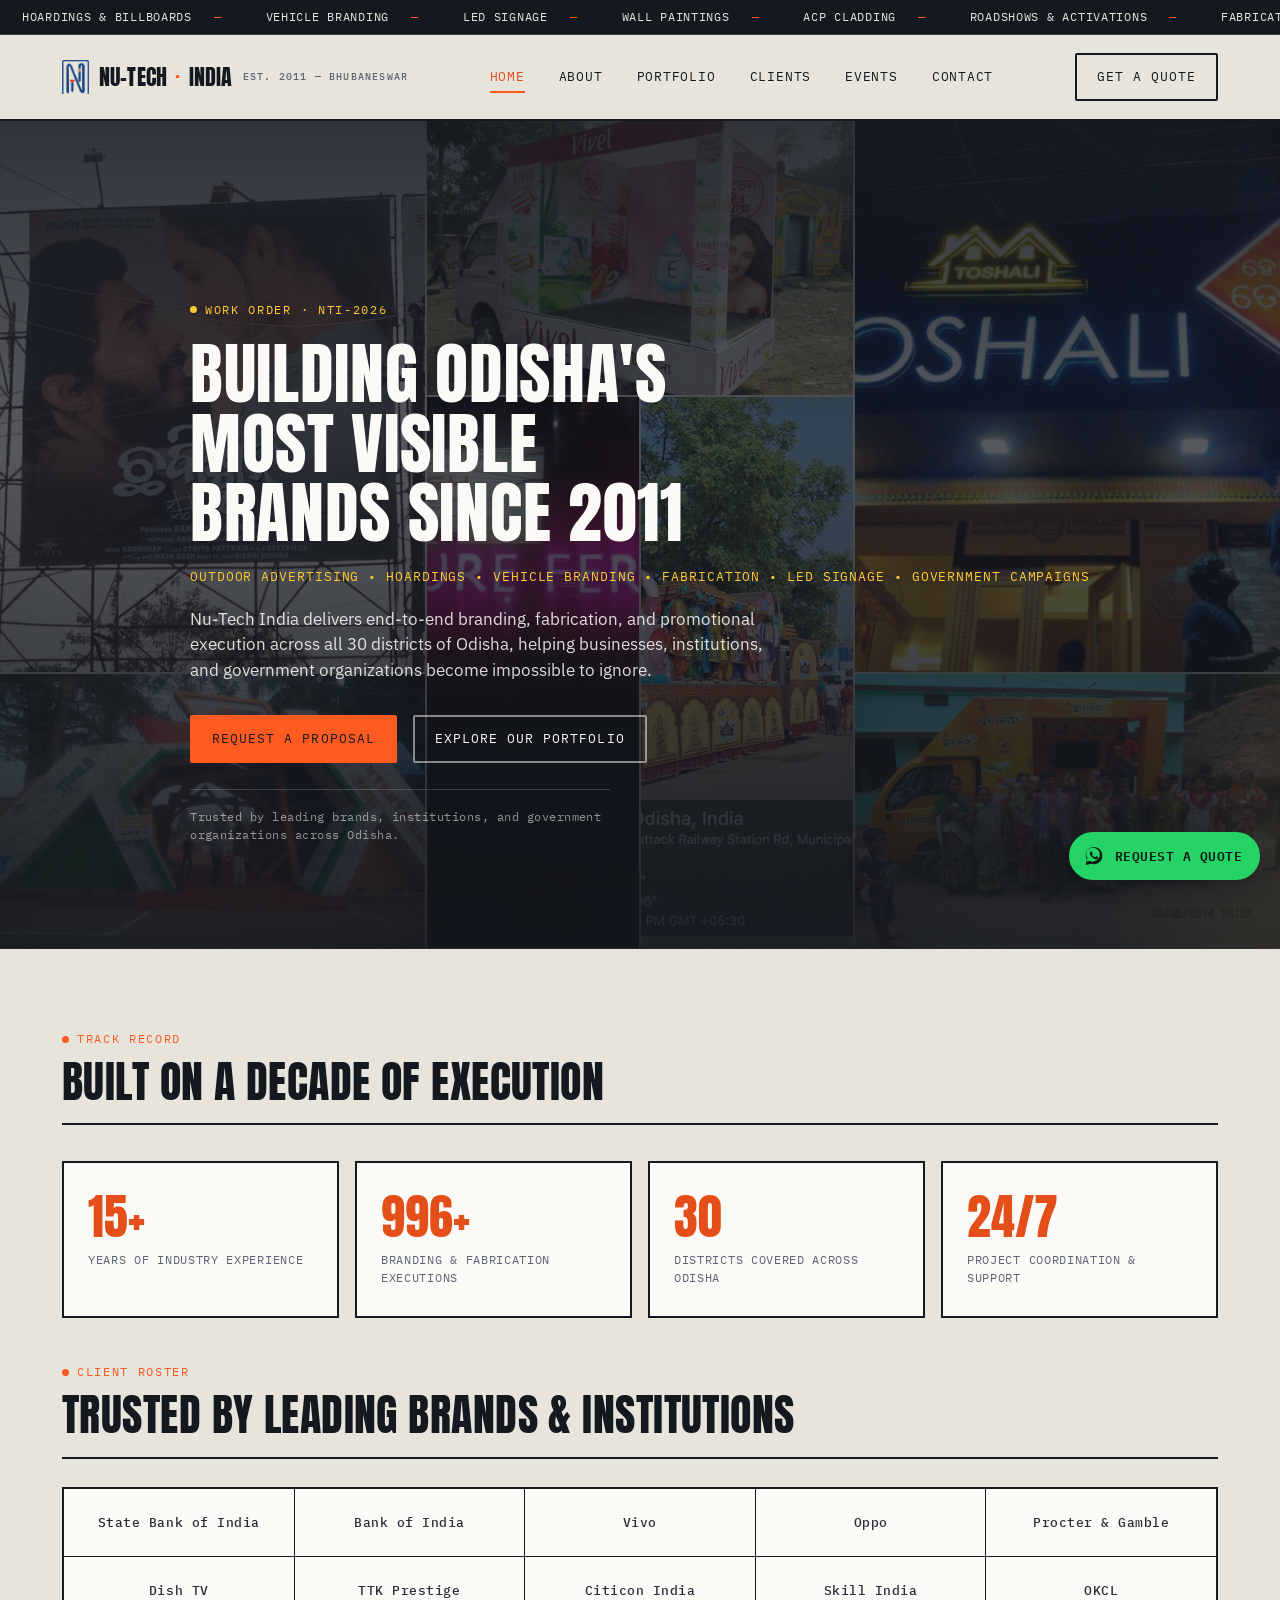
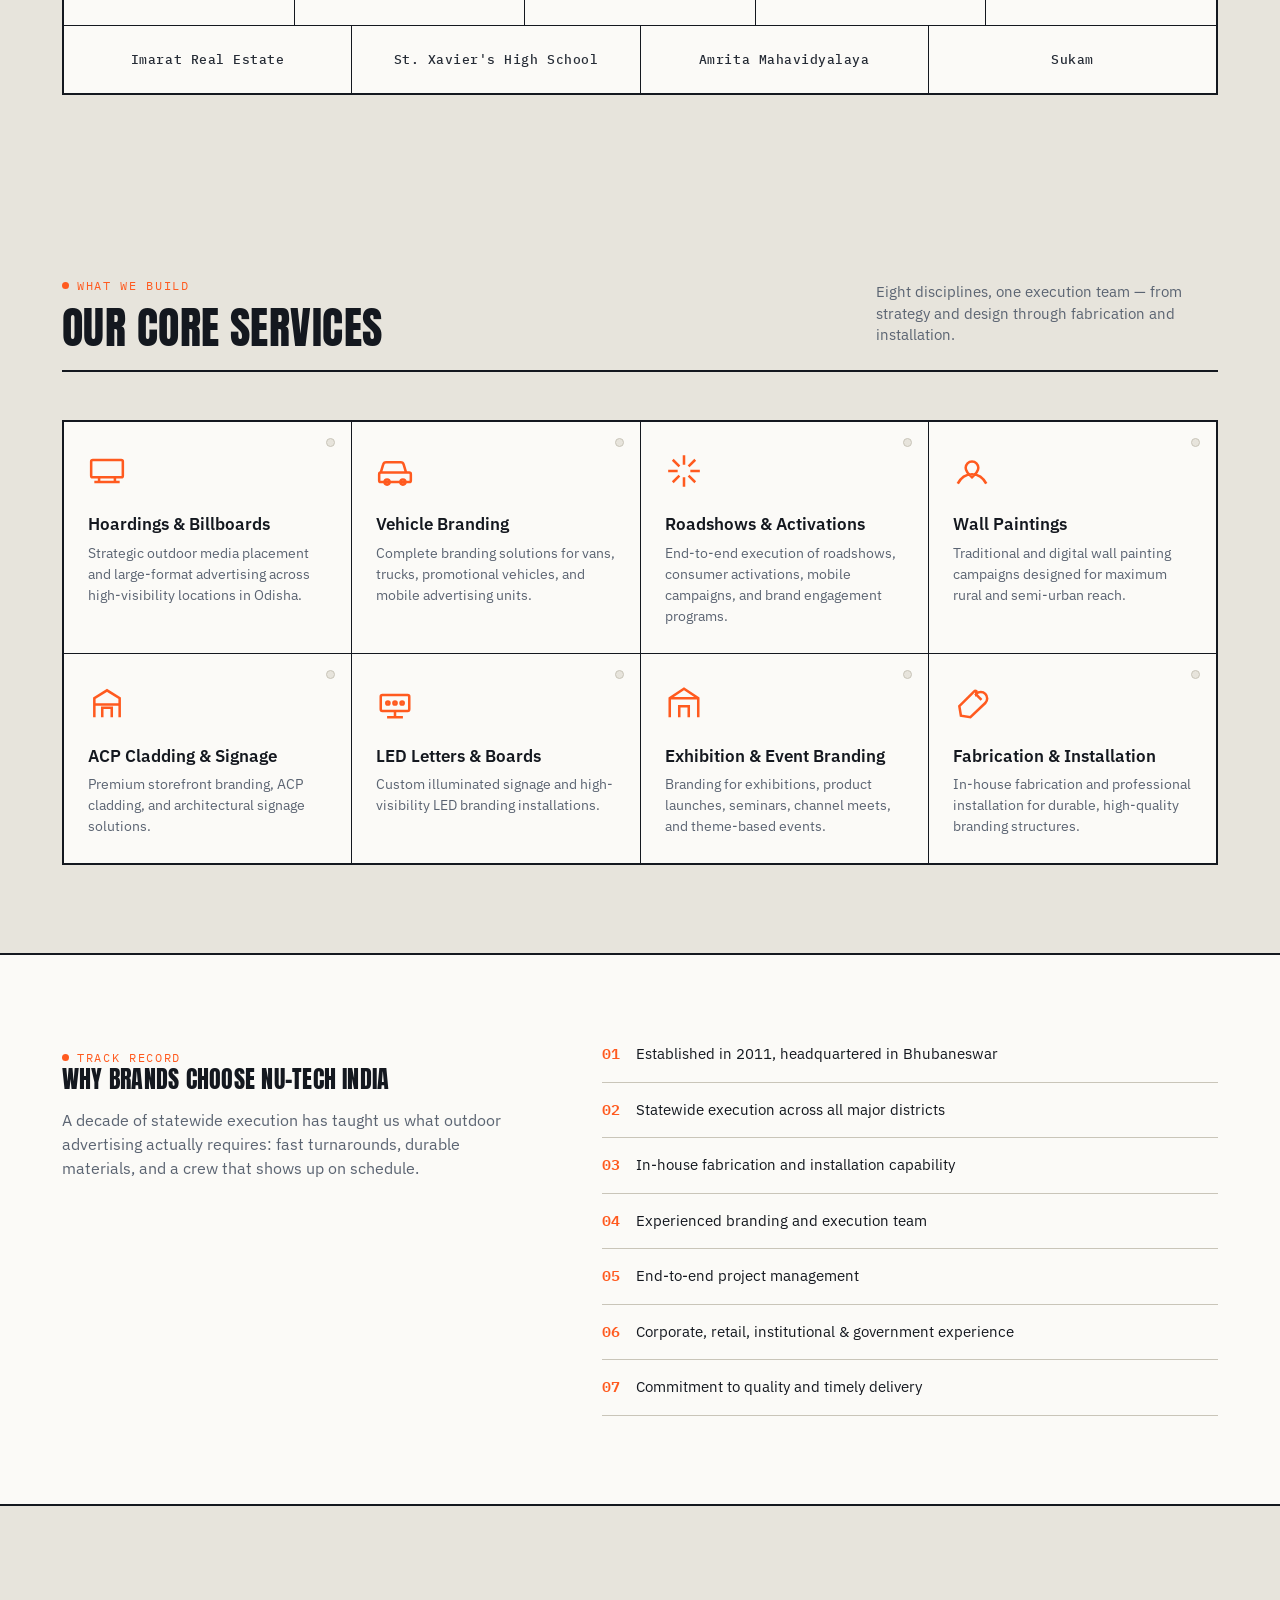
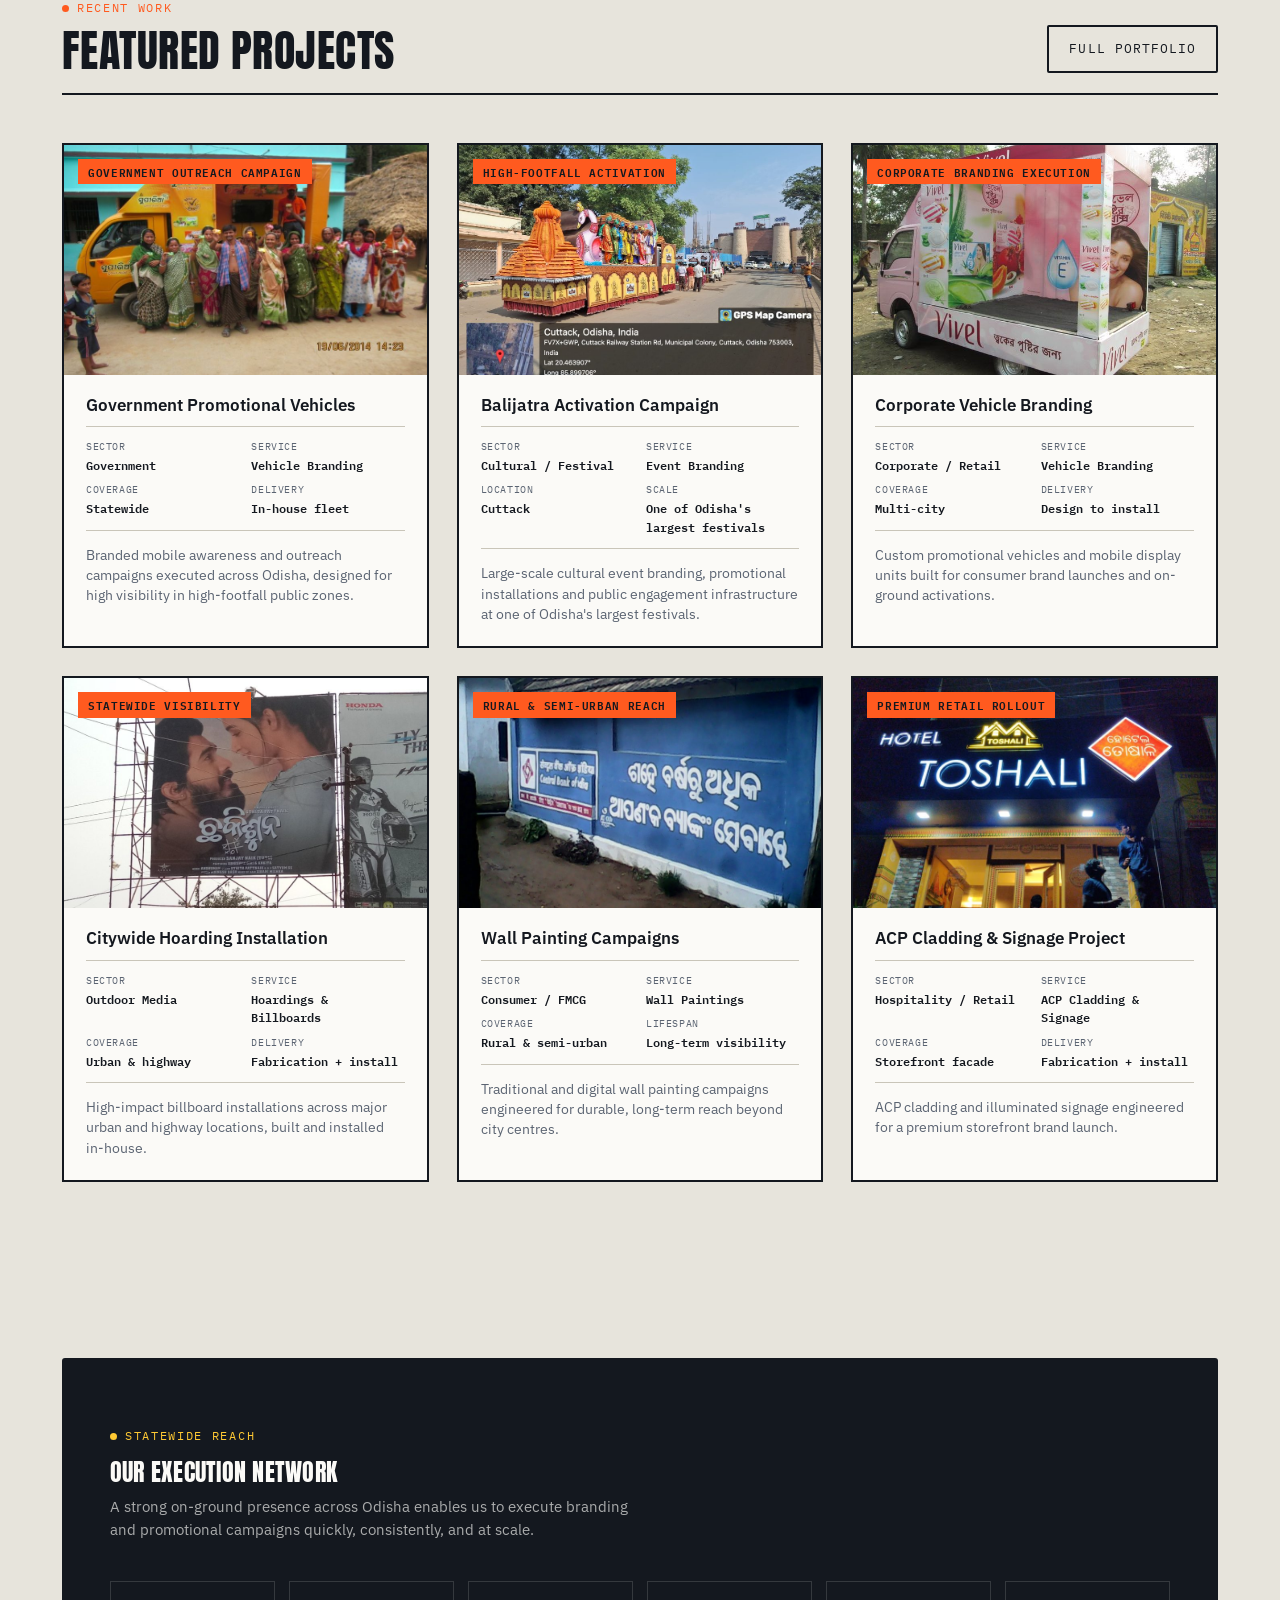
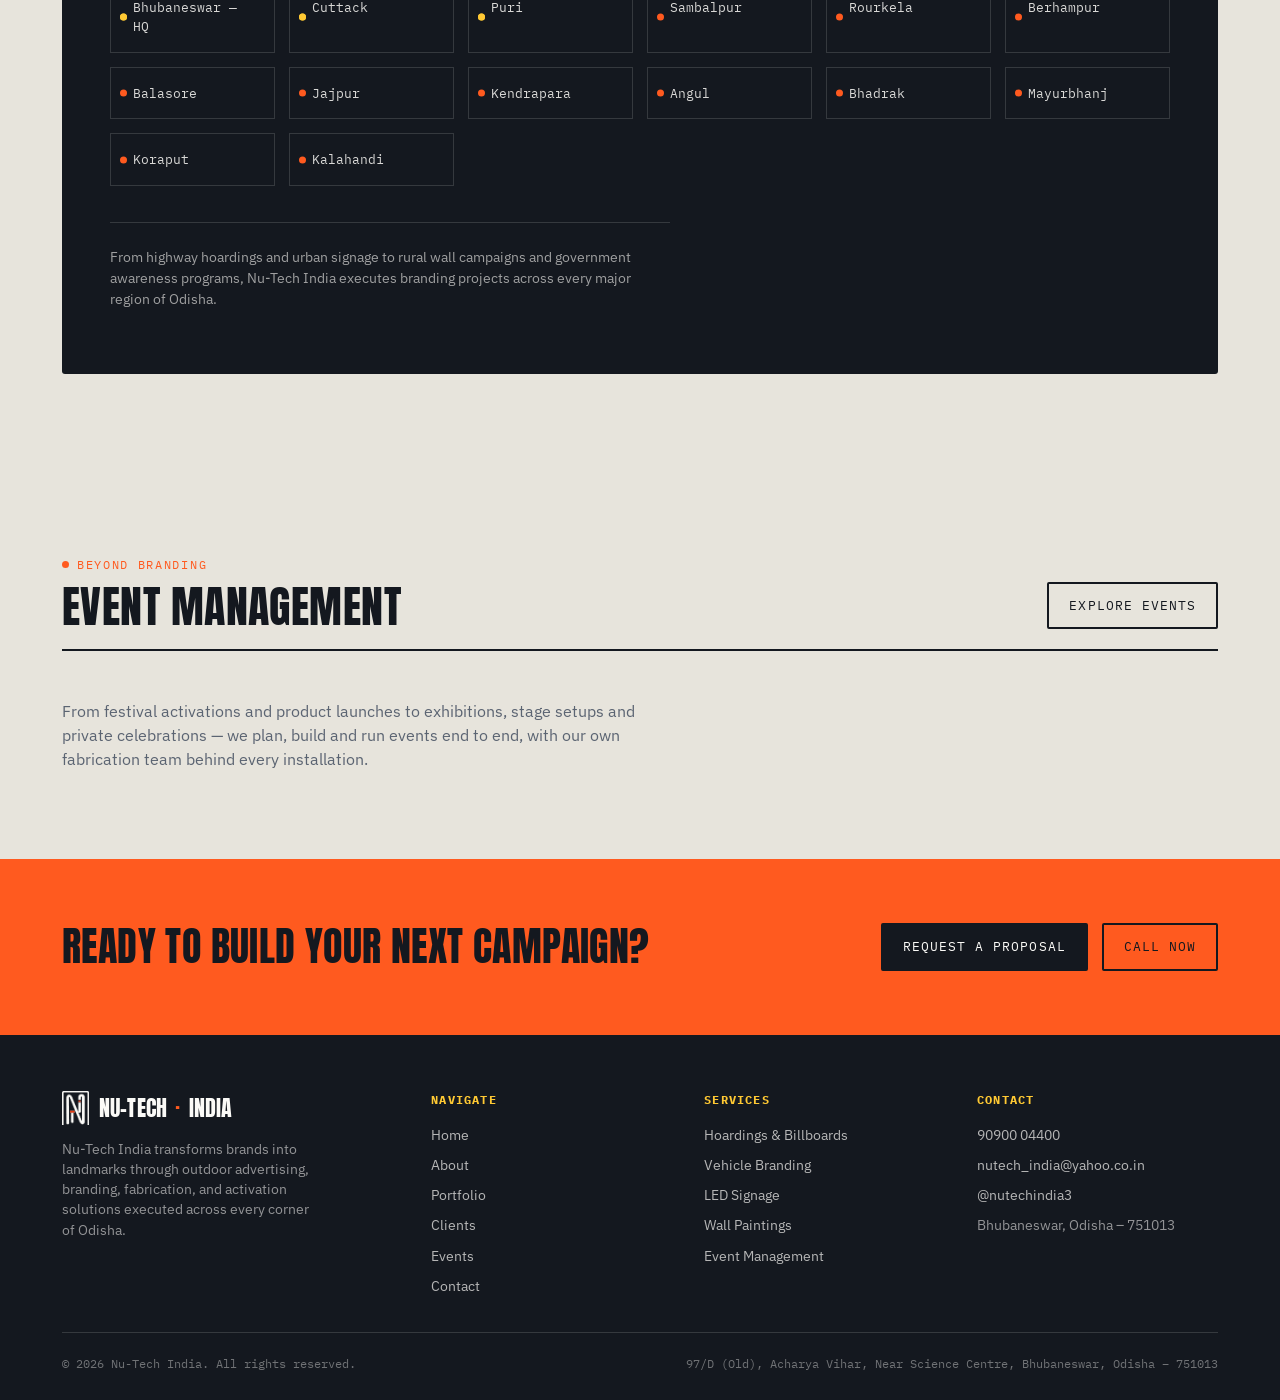
<file: index.html>
<!doctype html>
<html lang="en">
<head>
<meta charset="UTF-8">
<meta name="viewport" content="width=device-width, initial-scale=1.0">
<link rel="icon" type="image/png" sizes="32x32" href="img/favicon-32.png">
<link rel="apple-touch-icon" href="img/favicon-180.png">
<title>Nu-Tech India — Odisha's Outdoor Advertising & Branding Partner</title>
<meta name="description" content="Nu-Tech India is a full-service outdoor advertising, branding, fabrication and activation agency headquartered in Bhubaneswar, executing campaigns across all 30 districts of Odisha since 2011.">
<link rel="stylesheet" href="css/style.css">
</head>
<body>

<div class="topbar" aria-hidden="true">
  <div class="marquee-track">
    <span>HOARDINGS &amp; BILLBOARDS</span>
    <span>VEHICLE BRANDING</span>
    <span>LED SIGNAGE</span>
    <span>WALL PAINTINGS</span>
    <span>ACP CLADDING</span>
    <span>ROADSHOWS &amp; ACTIVATIONS</span>
    <span>FABRICATION &amp; INSTALLATION</span>
  </div>
</div>

<header class="site-header">
  <div class="nav">
    <a href="index.html" class="logo"><img src="img/mark-color.png" alt="" class="mark"><span class="word">NU-TECH<span class="dot">·</span>INDIA</span><small>Est. 2011 — Bhubaneswar</small></a>
    <nav class="links" aria-label="Primary">
      <a href="index.html" aria-current="page">Home</a>
      <a href="about.html">About</a>
      <a href="portfolio.html">Portfolio</a>
      <a href="clients.html">Clients</a>
      <a href="events.html">Events</a>
      <a href="contact.html">Contact</a>
    </nav>
    <div class="nav-cta">
      <a href="contact.html" class="btn btn-ghost">Get a Quote</a>
      <button class="hamburger" aria-label="Open menu" aria-expanded="false"><span></span><span></span><span></span></button>
    </div>
  </div>
</header>

<main>
  <!-- HERO -->
  <section class="hero-cinematic">
    <div class="hero-collage" aria-hidden="true">
      <div><img src="img/hoarding-2.jpg" alt=""></div>
      <div><img src="img/vehicle-branding-1.jpg" alt=""></div>
      <div><img src="img/acp-1.jpg" alt=""></div>
      <div><img src="img/led-1.jpg" alt=""></div>
      <div><img src="img/balijatra-1.jpg" alt=""></div>
      <div><img src="img/archgate-1.jpg" alt=""></div>
      <div><img src="img/govt-vehicle.jpg" alt=""></div>
    </div>
    <div class="hero-overlay" aria-hidden="true"></div>
    <div class="hero-scan" aria-hidden="true"></div>
    <div class="wrap">
      <span class="tag">Work Order · NTI-2026</span>
      <h1>Building Odisha's Most Visible Brands Since 2011</h1>
      <p class="sub">Outdoor Advertising • Hoardings • Vehicle Branding • Fabrication • LED Signage • Government Campaigns</p>
      <p class="lede">Nu-Tech India delivers end-to-end branding, fabrication, and promotional execution across all 30 districts of Odisha, helping businesses, institutions, and government organizations become impossible to ignore.</p>
      <div class="cta-row">
        <a href="contact.html" class="btn btn-solid">Request a Proposal</a>
        <a href="portfolio.html" class="btn btn-ghost">Explore Our Portfolio</a>
      </div>
      <p class="trust-line">Trusted by leading brands, institutions, and government organizations across Odisha.</p>
    </div>
  </section>

  <!-- STATS -->
  <section style="padding:76px 0 40px;">
    <div class="wrap reveal">
      <div class="section-head" style="margin-bottom:36px;">
        <div><span class="tag">Track record</span><h2>Built on a decade of execution</h2></div>
      </div>
      <div class="stat-cards">
        <div class="stat-card"><div class="num" data-count="15" data-suffix="+">0</div><div class="lbl">Years of industry experience</div></div>
        <div class="stat-card"><div class="num" data-count="1000" data-suffix="+">0</div><div class="lbl">Branding &amp; fabrication executions</div></div>
        <div class="stat-card"><div class="num" data-count="30" data-suffix="">0</div><div class="lbl">Districts covered across Odisha</div></div>
        <div class="stat-card"><div class="num" data-static="24/7">24/7</div><div class="lbl">Project coordination &amp; support</div></div>
      </div>
    </div>
  </section>

  <!-- TRUST WALL -->
  <section style="padding-top:0;">
    <div class="wrap reveal">
      <div class="section-head" style="margin-bottom:28px;">
        <div><span class="tag">Client roster</span><h2>Trusted by leading brands &amp; institutions</h2></div>
      </div>
      <div class="trust-wall">
        <span>State Bank of India</span><span>Bank of India</span><span>Vivo</span><span>Oppo</span>
        <span>Procter &amp; Gamble</span><span>Dish TV</span><span>TTK Prestige</span><span>Citicon India</span>
        <span>Skill India</span><span>OKCL</span><span>Imarat Real Estate</span><span>St. Xavier's High School</span>
        <span>Amrita Mahavidyalaya</span><span>Sukam</span>
      </div>
    </div>
  </section>

  <!-- SERVICES -->
  <section id="services">
    <div class="wrap">
      <div class="section-head">
        <div>
          <span class="tag">What we build</span>
          <h2>Our core services</h2>
        </div>
        <p class="desc">Eight disciplines, one execution team — from strategy and design through fabrication and installation.</p>
      </div>

      <div class="services-grid">
        <div class="svc-card"><span class="hole"></span>
          <svg class="icon" viewBox="0 0 24 24" fill="none" stroke="currentColor" stroke-width="1.6"><rect x="2" y="5" width="20" height="11" rx="1"/><path d="M7 16v3M17 16v3M4 19h16"/></svg>
          <h3>Hoardings &amp; Billboards</h3>
          <p>Strategic outdoor media placement and large-format advertising across high-visibility locations in Odisha.</p>
        </div>
        <div class="svc-card"><span class="hole"></span>
          <svg class="icon" viewBox="0 0 24 24" fill="none" stroke="currentColor" stroke-width="1.6"><path d="M3 13l1.5-5A2 2 0 0 1 6.4 6.5h9.2a2 2 0 0 1 1.9 1.4L19 13"/><rect x="2" y="13" width="20" height="6" rx="1"/><circle cx="7" cy="19" r="1.6"/><circle cx="17" cy="19" r="1.6"/></svg>
          <h3>Vehicle Branding</h3>
          <p>Complete branding solutions for vans, trucks, promotional vehicles, and mobile advertising units.</p>
        </div>
        <div class="svc-card"><span class="hole"></span>
          <svg class="icon" viewBox="0 0 24 24" fill="none" stroke="currentColor" stroke-width="1.6"><path d="M12 2v6M12 16v6M4.9 4.9l4.2 4.2M14.9 14.9l4.2 4.2M2 12h6M16 12h6M4.9 19.1l4.2-4.2M14.9 9.1l4.2-4.2"/></svg>
          <h3>Roadshows &amp; Activations</h3>
          <p>End-to-end execution of roadshows, consumer activations, mobile campaigns, and brand engagement programs.</p>
        </div>
        <div class="svc-card"><span class="hole"></span>
          <svg class="icon" viewBox="0 0 24 24" fill="none" stroke="currentColor" stroke-width="1.6"><path d="M3 20c2-4 5-6 9-6s7 2 9 6M8 10a4 4 0 1 1 8 0c0 2.5-4 6-4 6s-4-3.5-4-6z"/></svg>
          <h3>Wall Paintings</h3>
          <p>Traditional and digital wall painting campaigns designed for maximum rural and semi-urban reach.</p>
        </div>
        <div class="svc-card"><span class="hole"></span>
          <svg class="icon" viewBox="0 0 24 24" fill="none" stroke="currentColor" stroke-width="1.6"><path d="M4 21V9l8-5 8 5v12"/><path d="M4 13h16M9 21v-6h6v6"/></svg>
          <h3>ACP Cladding &amp; Signage</h3>
          <p>Premium storefront branding, ACP cladding, and architectural signage solutions.</p>
        </div>
        <div class="svc-card"><span class="hole"></span>
          <svg class="icon" viewBox="0 0 24 24" fill="none" stroke="currentColor" stroke-width="1.6"><rect x="3" y="7" width="18" height="10" rx="1"/><path d="M7 21h10M12 17v4"/><circle cx="7.5" cy="12" r="1"/><circle cx="12" cy="12" r="1"/><circle cx="16.5" cy="12" r="1"/></svg>
          <h3>LED Letters &amp; Boards</h3>
          <p>Custom illuminated signage and high-visibility LED branding installations.</p>
        </div>
        <div class="svc-card"><span class="hole"></span>
          <svg class="icon" viewBox="0 0 24 24" fill="none" stroke="currentColor" stroke-width="1.6"><path d="M3 21V9l9-6 9 6v12"/><path d="M9 21v-7h6v7M3 9h18"/></svg>
          <h3>Exhibition &amp; Event Branding</h3>
          <p>Branding for exhibitions, product launches, seminars, channel meets, and theme-based events.</p>
        </div>
        <div class="svc-card"><span class="hole"></span>
          <svg class="icon" viewBox="0 0 24 24" fill="none" stroke="currentColor" stroke-width="1.6"><path d="M14.7 6.3a4 4 0 0 1 5.7 5.7L11 21l-6-1-1-6 9.4-9.4a1 1 0 0 1 1.3-.1z"/><path d="M14 6l4 4"/></svg>
          <h3>Fabrication &amp; Installation</h3>
          <p>In-house fabrication and professional installation for durable, high-quality branding structures.</p>
        </div>
      </div>
    </div>
  </section>

  <!-- WHY US -->
  <section style="background:var(--paper); border-top:2px solid var(--ink); border-bottom:2px solid var(--ink);">
    <div class="wrap why-grid">
      <div>
        <span class="tag">Track record</span>
        <h2>Why brands choose Nu-Tech India</h2>
        <p style="color:var(--steel); margin-top:16px; max-width:44ch;">A decade of statewide execution has taught us what outdoor advertising actually requires: fast turnarounds, durable materials, and a crew that shows up on schedule.</p>
      </div>
      <ul class="why-list">
        <li><span class="mark">01</span> Established in 2011, headquartered in Bhubaneswar</li>
        <li><span class="mark">02</span> Statewide execution across all major districts</li>
        <li><span class="mark">03</span> In-house fabrication and installation capability</li>
        <li><span class="mark">04</span> Experienced branding and execution team</li>
        <li><span class="mark">05</span> End-to-end project management</li>
        <li><span class="mark">06</span> Corporate, retail, institutional &amp; government experience</li>
        <li><span class="mark">07</span> Commitment to quality and timely delivery</li>
      </ul>
    </div>
  </section>

  <!-- FEATURED PROJECTS / CASE STUDIES -->
  <section>
    <div class="wrap reveal">
      <div class="section-head">
        <div>
          <span class="tag">Recent work</span>
          <h2>Featured projects</h2>
        </div>
        <a href="portfolio.html" class="btn btn-ghost">Full portfolio</a>
      </div>
      <div class="case-grid">
        <div class="case-card">
          <div class="case-thumb"><span class="case-badge">Government Outreach Campaign</span><img src="img/govt-vehicle.jpg" alt="Government-branded promotional vehicle on an outreach campaign"></div>
          <div class="case-body">
            <h3>Government Promotional Vehicles</h3>
            <div class="case-meta">
              <div><span>Sector</span><b>Government</b></div>
              <div><span>Service</span><b>Vehicle Branding</b></div>
              <div><span>Coverage</span><b>Statewide</b></div>
              <div><span>Delivery</span><b>In-house fleet</b></div>
            </div>
            <p>Branded mobile awareness and outreach campaigns executed across Odisha, designed for high visibility in high-footfall public zones.</p>
          </div>
        </div>
        <div class="case-card">
          <div class="case-thumb"><span class="case-badge">High-Footfall Activation</span><img src="img/balijatra-1.jpg" alt="Decorated traditional chariot for the Balijatra festival"></div>
          <div class="case-body">
            <h3>Balijatra Activation Campaign</h3>
            <div class="case-meta">
              <div><span>Sector</span><b>Cultural / Festival</b></div>
              <div><span>Service</span><b>Event Branding</b></div>
              <div><span>Location</span><b>Cuttack</b></div>
              <div><span>Scale</span><b>One of Odisha's largest festivals</b></div>
            </div>
            <p>Large-scale cultural event branding, promotional installations and public engagement infrastructure at one of Odisha's largest festivals.</p>
          </div>
        </div>
        <div class="case-card">
          <div class="case-thumb"><span class="case-badge">Corporate Branding Execution</span><img src="img/vehicle-branding-1.jpg" alt="Branded promotional van for a consumer product launch"></div>
          <div class="case-body">
            <h3>Corporate Vehicle Branding</h3>
            <div class="case-meta">
              <div><span>Sector</span><b>Corporate / Retail</b></div>
              <div><span>Service</span><b>Vehicle Branding</b></div>
              <div><span>Coverage</span><b>Multi-city</b></div>
              <div><span>Delivery</span><b>Design to install</b></div>
            </div>
            <p>Custom promotional vehicles and mobile display units built for consumer brand launches and on-ground activations.</p>
          </div>
        </div>
        <div class="case-card">
          <div class="case-thumb"><span class="case-badge">Statewide Visibility</span><img src="img/hoarding-2.jpg" alt="Large outdoor billboard installation"></div>
          <div class="case-body">
            <h3>Citywide Hoarding Installation</h3>
            <div class="case-meta">
              <div><span>Sector</span><b>Outdoor Media</b></div>
              <div><span>Service</span><b>Hoardings &amp; Billboards</b></div>
              <div><span>Coverage</span><b>Urban &amp; highway</b></div>
              <div><span>Delivery</span><b>Fabrication + install</b></div>
            </div>
            <p>High-impact billboard installations across major urban and highway locations, built and installed in-house.</p>
          </div>
        </div>
        <div class="case-card">
          <div class="case-thumb"><span class="case-badge">Rural &amp; Semi-Urban Reach</span><img src="img/wallpainting-1.jpg" alt="Painted wall advertisement campaign"></div>
          <div class="case-body">
            <h3>Wall Painting Campaigns</h3>
            <div class="case-meta">
              <div><span>Sector</span><b>Consumer / FMCG</b></div>
              <div><span>Service</span><b>Wall Paintings</b></div>
              <div><span>Coverage</span><b>Rural &amp; semi-urban</b></div>
              <div><span>Lifespan</span><b>Long-term visibility</b></div>
            </div>
            <p>Traditional and digital wall painting campaigns engineered for durable, long-term reach beyond city centres.</p>
          </div>
        </div>
        <div class="case-card">
          <div class="case-thumb"><span class="case-badge">Premium Retail Rollout</span><img src="img/acp-1.jpg" alt="ACP cladding and illuminated signage on a hotel storefront"></div>
          <div class="case-body">
            <h3>ACP Cladding &amp; Signage Project</h3>
            <div class="case-meta">
              <div><span>Sector</span><b>Hospitality / Retail</b></div>
              <div><span>Service</span><b>ACP Cladding &amp; Signage</b></div>
              <div><span>Coverage</span><b>Storefront facade</b></div>
              <div><span>Delivery</span><b>Fabrication + install</b></div>
            </div>
            <p>ACP cladding and illuminated signage engineered for a premium storefront brand launch.</p>
          </div>
        </div>
      </div>
    </div>
  </section>

  <!-- EXECUTION NETWORK -->
  <section>
    <div class="wrap reveal">
      <div class="network-panel">
        <div class="wrap-inner">
          <span class="tag">Statewide reach</span>
          <h2>Our Execution Network</h2>
          <p>A strong on-ground presence across Odisha enables us to execute branding and promotional campaigns quickly, consistently, and at scale.</p>
        </div>
        <div class="network-nodes">
          <div class="node major">Bhubaneswar — HQ</div>
          <div class="node major">Cuttack</div>
          <div class="node major">Puri</div>
          <div class="node">Sambalpur</div>
          <div class="node">Rourkela</div>
          <div class="node">Berhampur</div>
          <div class="node">Balasore</div>
          <div class="node">Jajpur</div>
          <div class="node">Kendrapara</div>
          <div class="node">Angul</div>
          <div class="node">Bhadrak</div>
          <div class="node">Mayurbhanj</div>
          <div class="node">Koraput</div>
          <div class="node">Kalahandi</div>
        </div>
        <p class="network-caption">From highway hoardings and urban signage to rural wall campaigns and government awareness programs, Nu-Tech India executes branding projects across every major region of Odisha.</p>
      </div>
    </div>
  </section>

  <!-- EVENTS -->
  <section>
    <div class="wrap reveal">
      <div class="section-head">
        <div>
          <span class="tag">Beyond branding</span>
          <h2>Event management</h2>
        </div>
        <a href="events.html" class="btn btn-ghost">Explore events</a>
      </div>
      <p style="color:var(--steel); max-width:62ch;">From festival activations and product launches to exhibitions, stage setups and private celebrations &mdash; we plan, build and run events end to end, with our own fabrication team behind every installation.</p>
    </div>
  </section>

  <!-- CTA -->
  <div class="cta-band">
    <div class="wrap" style="flex-wrap:wrap;">
      <h2>Ready to build your next campaign?</h2>
      <div style="display:flex; gap:14px; flex-wrap:wrap;">
        <a href="contact.html" class="btn btn-solid">Request a Proposal</a>
        <a href="tel:9090004400" class="btn" style="border-color:var(--ink); color:var(--ink);">Call Now</a>
      </div>
    </div>
  </div>
</main>

<footer>
  <div class="wrap">
    <div class="footer-grid">
      <div>
        <a href="index.html" class="logo"><img src="img/mark-white.png" alt="" class="mark"><span class="word">NU-TECH<span class="dot" style="color:var(--signal)">·</span>INDIA</span></a>
        <p>Nu-Tech India transforms brands into landmarks through outdoor advertising, branding, fabrication, and activation solutions executed across every corner of Odisha.</p>
      </div>
      <div>
        <h4>Navigate</h4>
        <ul>
          <li><a href="index.html">Home</a></li>
          <li><a href="about.html">About</a></li>
          <li><a href="portfolio.html">Portfolio</a></li>
          <li><a href="clients.html">Clients</a></li>
          <li><a href="events.html">Events</a></li>
          <li><a href="contact.html">Contact</a></li>
        </ul>
      </div>
      <div>
        <h4>Services</h4>
        <ul>
          <li><a href="portfolio.html">Hoardings &amp; Billboards</a></li>
          <li><a href="portfolio.html">Vehicle Branding</a></li>
          <li><a href="portfolio.html">LED Signage</a></li>
          <li><a href="portfolio.html">Wall Paintings</a></li>
          <li><a href="events.html">Event Management</a></li>
        </ul>
      </div>
      <div>
        <h4>Contact</h4>
        <ul>
          <li><a href="tel:9090004400">90900 04400</a></li>
          <li><a href="mailto:nutech_india@yahoo.co.in">nutech_india@yahoo.co.in</a></li>
          <li><a href="https://instagram.com/nutechindia3">@nutechindia3</a></li>
          <li style="color:rgba(251,250,247,0.55)">Bhubaneswar, Odisha – 751013</li>
        </ul>
      </div>
    </div>
    <div class="foot-bottom">
      <span>© 2026 Nu-Tech India. All rights reserved.</span>
      <span>97/D (Old), Acharya Vihar, Near Science Centre, Bhubaneswar, Odisha – 751013</span>
    </div>
  </div>
</footer>

<script src="js/main.js"></script>
</body>
</html>
</file>
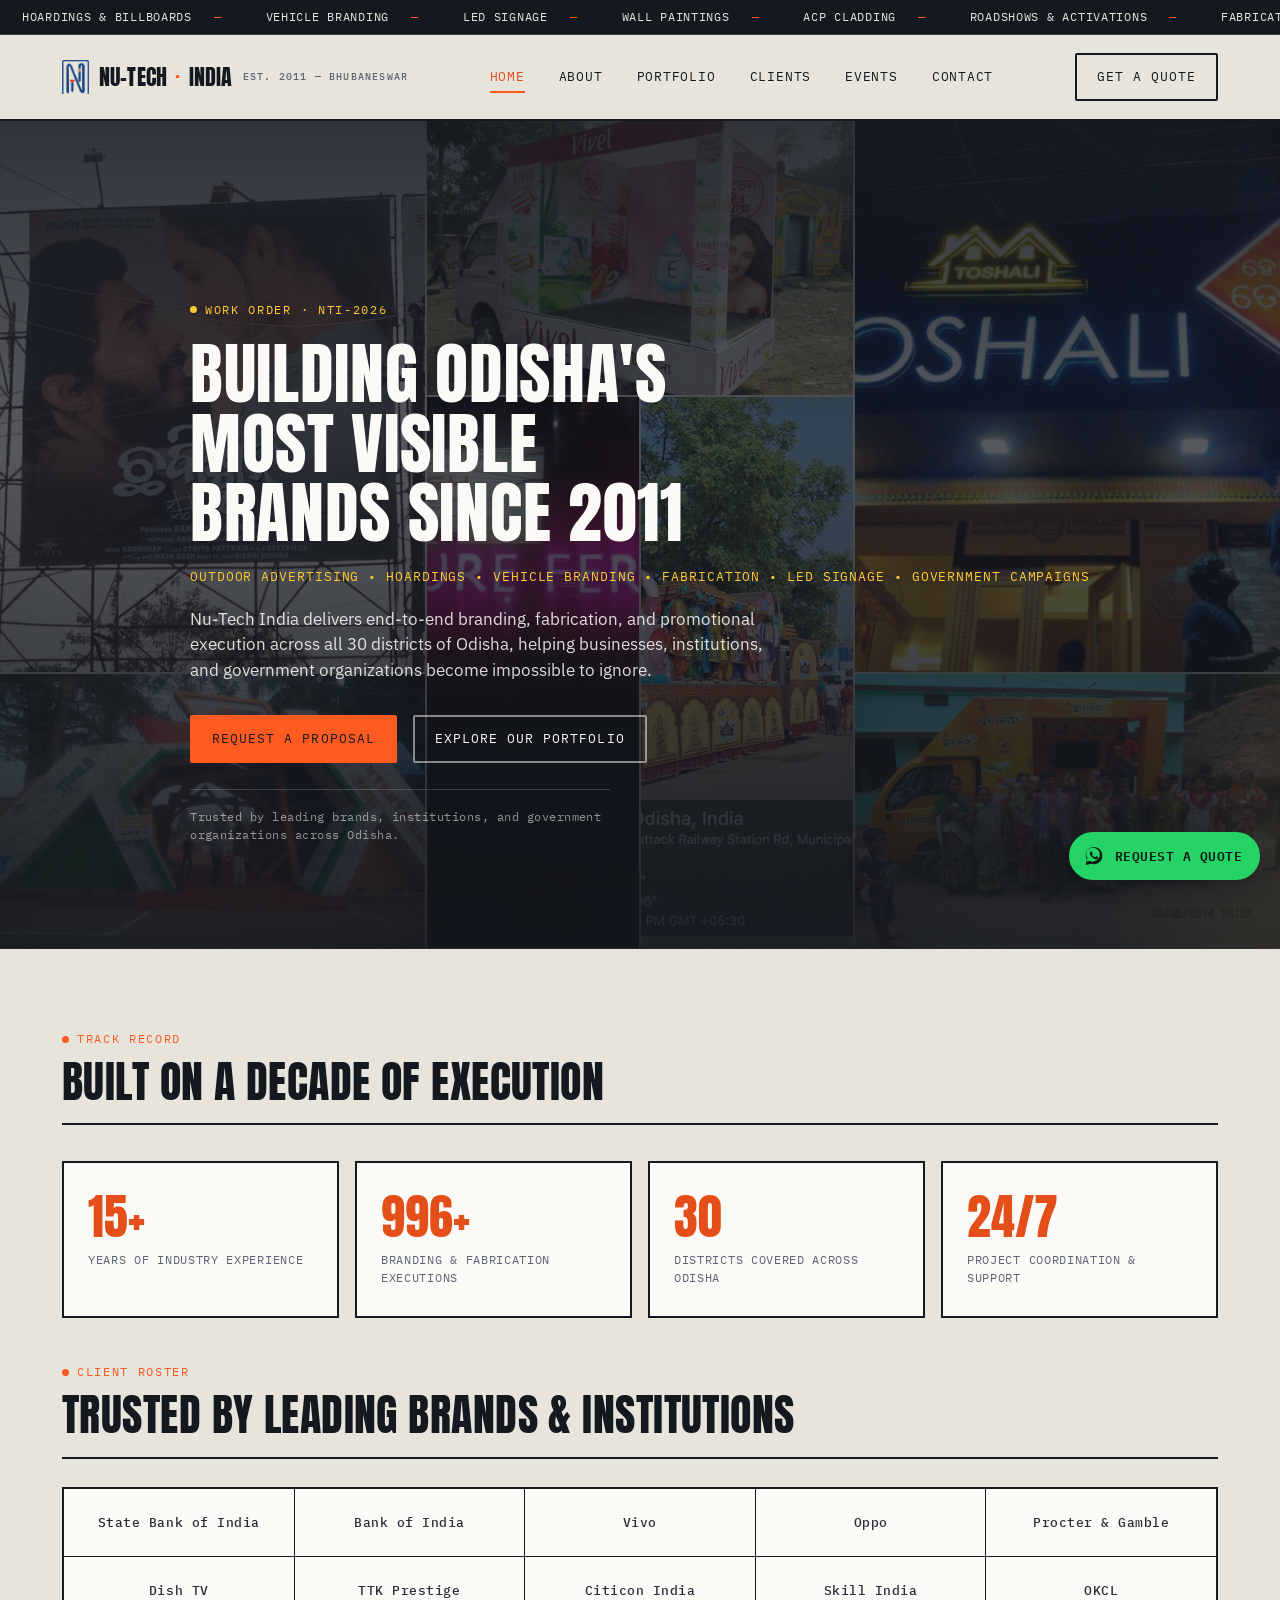
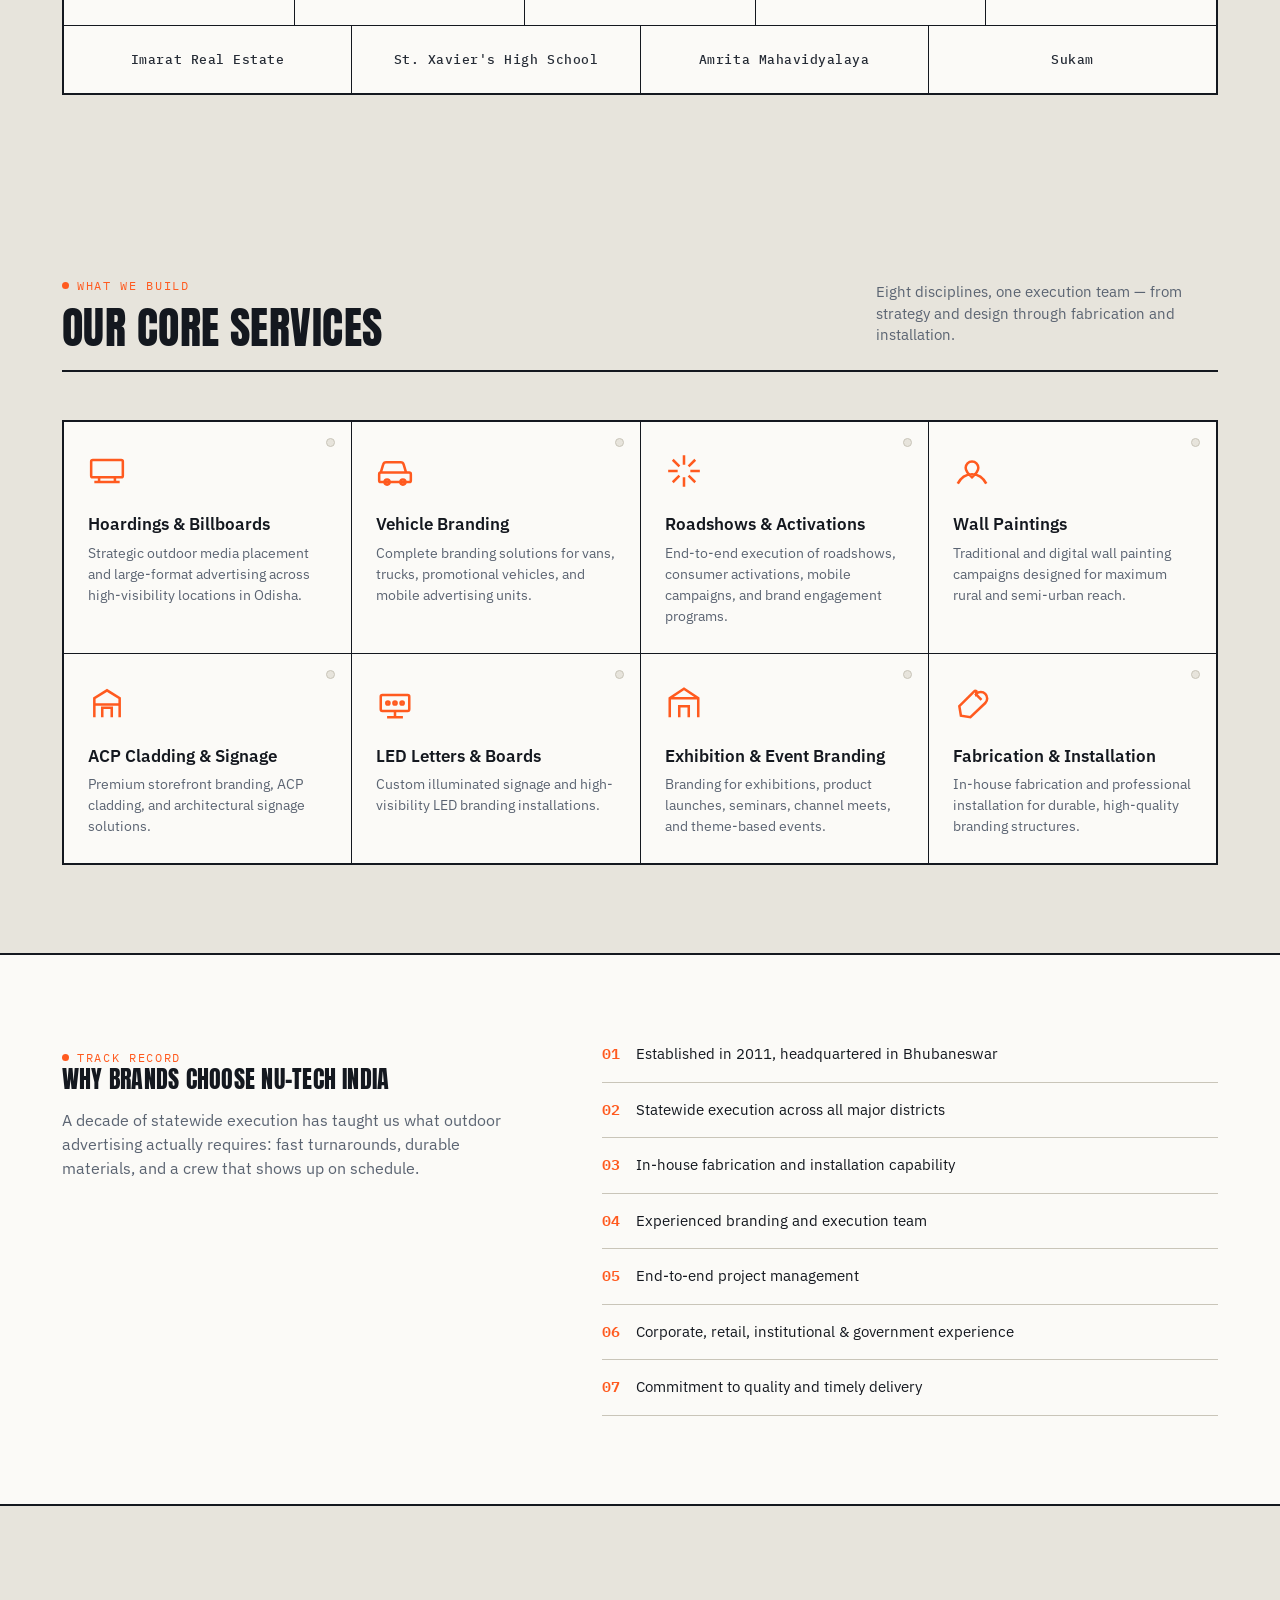
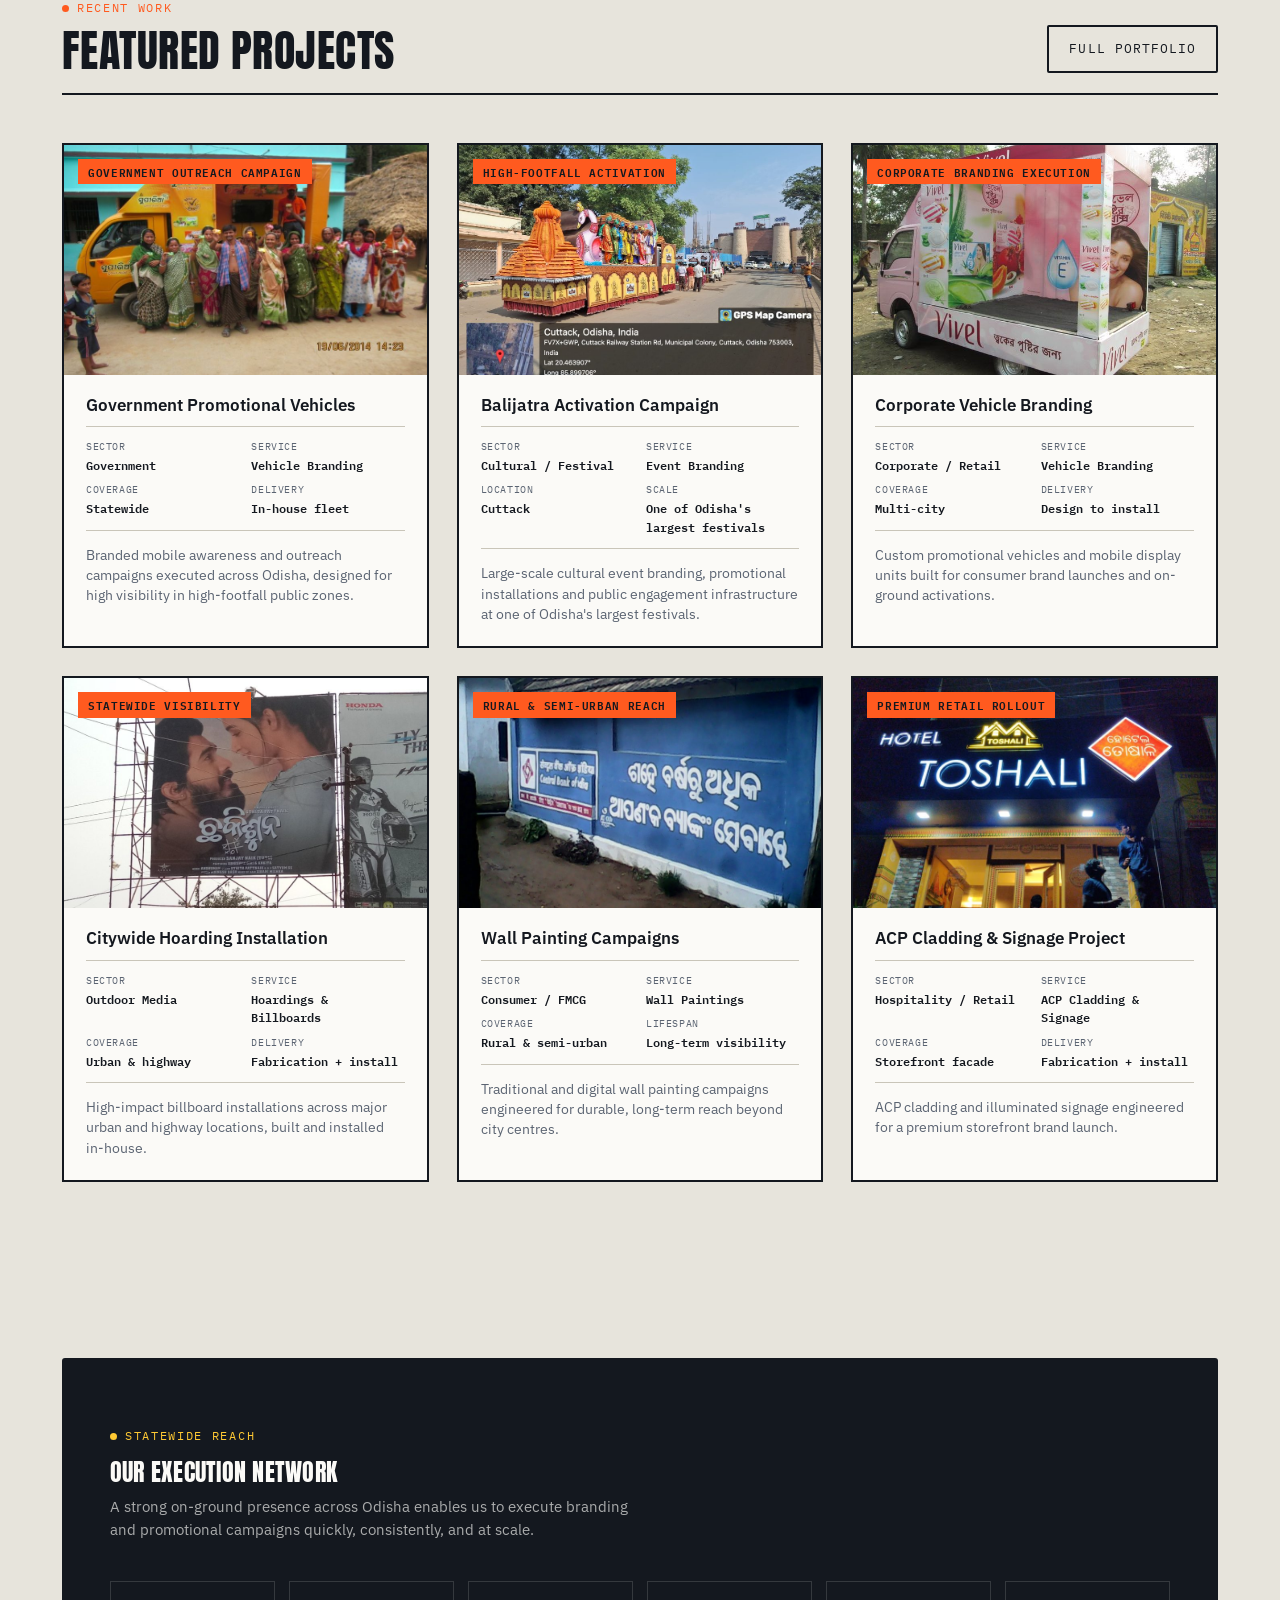
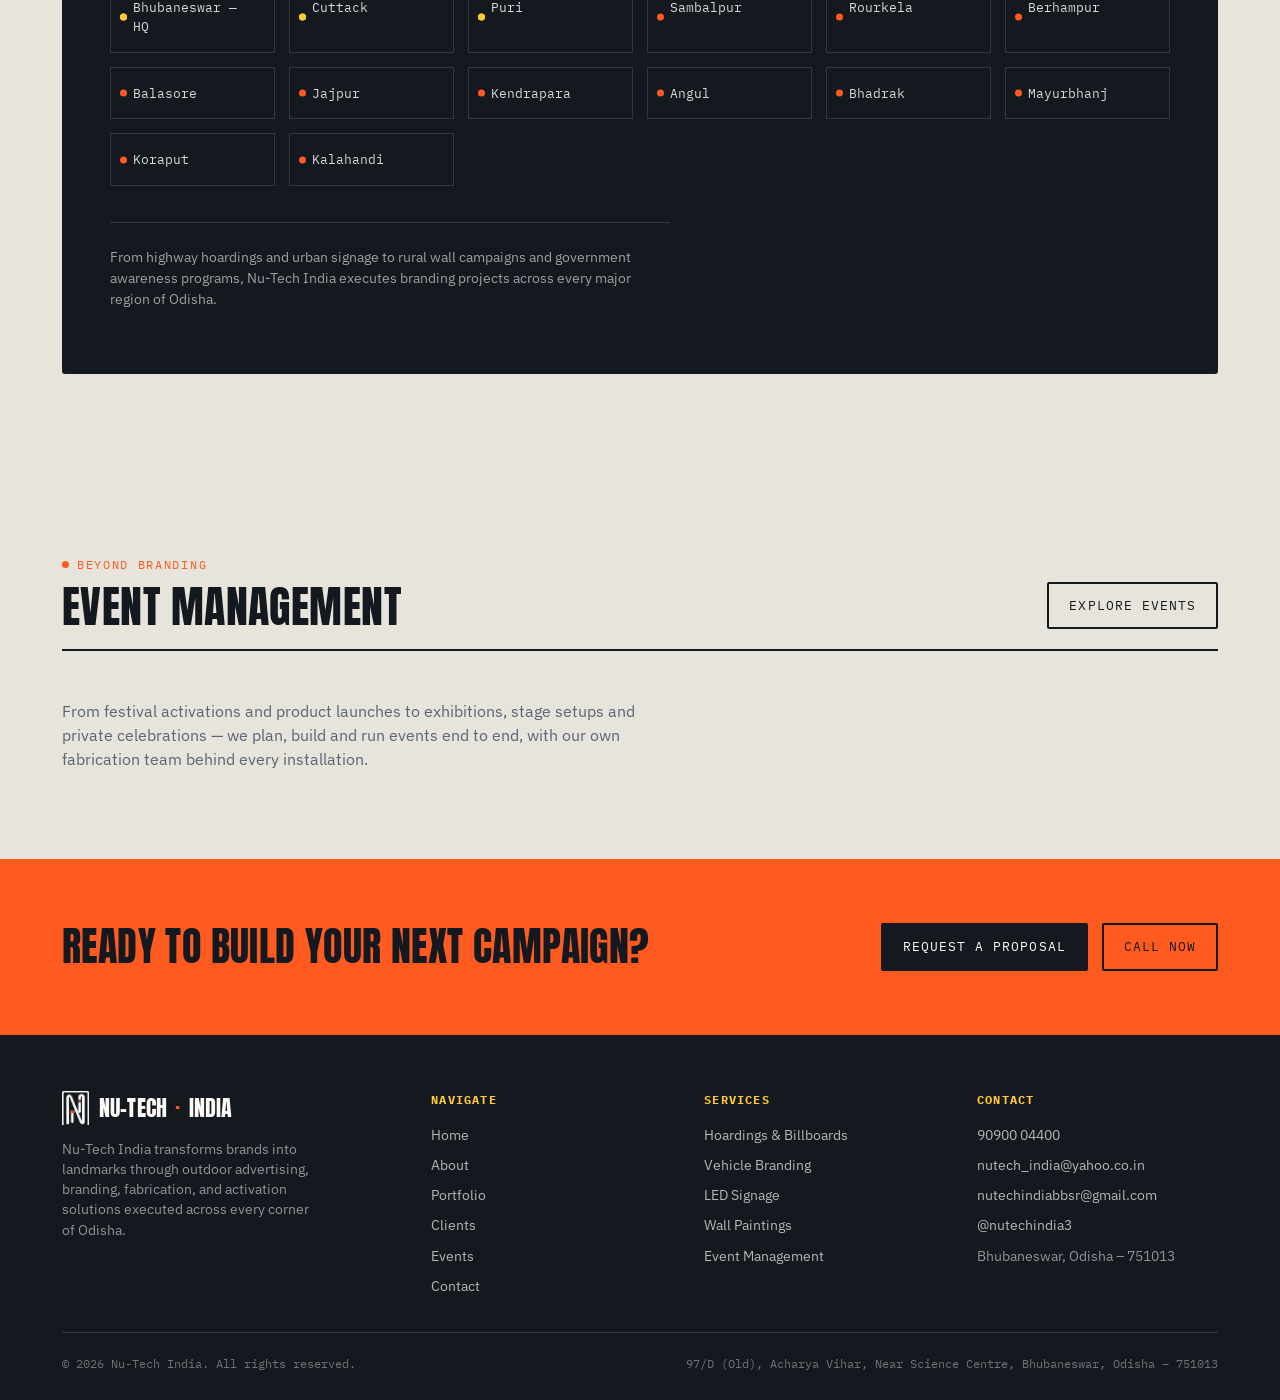
<file: nutech-india-website-v7/index.html>
<!doctype html>
<html lang="en">
<head>
<meta charset="UTF-8">
<meta name="viewport" content="width=device-width, initial-scale=1.0">
<link rel="icon" type="image/png" sizes="32x32" href="img/favicon-32.png">
<link rel="apple-touch-icon" href="img/favicon-180.png">
<title>Nu-Tech India — Odisha's Outdoor Advertising & Branding Partner</title>
<meta name="description" content="Nu-Tech India is a full-service outdoor advertising, branding, fabrication and activation agency headquartered in Bhubaneswar, executing campaigns across all 30 districts of Odisha since 2011.">
<link rel="stylesheet" href="css/style.css">
</head>
<body>

<div class="topbar" aria-hidden="true">
  <div class="marquee-track">
    <span>HOARDINGS &amp; BILLBOARDS</span>
    <span>VEHICLE BRANDING</span>
    <span>LED SIGNAGE</span>
    <span>WALL PAINTINGS</span>
    <span>ACP CLADDING</span>
    <span>ROADSHOWS &amp; ACTIVATIONS</span>
    <span>FABRICATION &amp; INSTALLATION</span>
  </div>
</div>

<header class="site-header">
  <div class="nav">
    <a href="index.html" class="logo"><img src="img/mark-color.png" alt="" class="mark"><span class="word">NU-TECH<span class="dot">·</span>INDIA</span><small>Est. 2011 — Bhubaneswar</small></a>
    <nav class="links" aria-label="Primary">
      <a href="index.html" aria-current="page">Home</a>
      <a href="about.html">About</a>
      <a href="portfolio.html">Portfolio</a>
      <a href="clients.html">Clients</a>
      <a href="events.html">Events</a>
      <a href="contact.html">Contact</a>
    </nav>
    <div class="nav-cta">
      <a href="contact.html" class="btn btn-ghost">Get a Quote</a>
      <button class="hamburger" aria-label="Open menu" aria-expanded="false"><span></span><span></span><span></span></button>
    </div>
  </div>
</header>

<main>
  <!-- HERO -->
  <section class="hero-cinematic">
    <div class="hero-collage" aria-hidden="true">
      <div><img src="img/hoarding-2.jpg" alt=""></div>
      <div><img src="img/vehicle-branding-1.jpg" alt=""></div>
      <div><img src="img/acp-1.jpg" alt=""></div>
      <div><img src="img/led-1.jpg" alt=""></div>
      <div><img src="img/balijatra-1.jpg" alt=""></div>
      <div><img src="img/archgate-1.jpg" alt=""></div>
      <div><img src="img/govt-vehicle.jpg" alt=""></div>
    </div>
    <div class="hero-overlay" aria-hidden="true"></div>
    <div class="hero-scan" aria-hidden="true"></div>
    <div class="wrap">
      <span class="tag">Work Order · NTI-2026</span>
      <h1>Building Odisha's Most Visible Brands Since 2011</h1>
      <p class="sub">Outdoor Advertising • Hoardings • Vehicle Branding • Fabrication • LED Signage • Government Campaigns</p>
      <p class="lede">Nu-Tech India delivers end-to-end branding, fabrication, and promotional execution across all 30 districts of Odisha, helping businesses, institutions, and government organizations become impossible to ignore.</p>
      <div class="cta-row">
        <a href="contact.html" class="btn btn-solid">Request a Proposal</a>
        <a href="portfolio.html" class="btn btn-ghost">Explore Our Portfolio</a>
      </div>
      <p class="trust-line">Trusted by leading brands, institutions, and government organizations across Odisha.</p>
    </div>
  </section>

  <!-- STATS -->
  <section style="padding:76px 0 40px;">
    <div class="wrap reveal">
      <div class="section-head" style="margin-bottom:36px;">
        <div><span class="tag">Track record</span><h2>Built on a decade of execution</h2></div>
      </div>
      <div class="stat-cards">
        <div class="stat-card"><div class="num" data-count="15" data-suffix="+">0</div><div class="lbl">Years of industry experience</div></div>
        <div class="stat-card"><div class="num" data-count="1000" data-suffix="+">0</div><div class="lbl">Branding &amp; fabrication executions</div></div>
        <div class="stat-card"><div class="num" data-count="30" data-suffix="">0</div><div class="lbl">Districts covered across Odisha</div></div>
        <div class="stat-card"><div class="num" data-static="24/7">24/7</div><div class="lbl">Project coordination &amp; support</div></div>
      </div>
    </div>
  </section>

  <!-- TRUST WALL -->
  <section style="padding-top:0;">
    <div class="wrap reveal">
      <div class="section-head" style="margin-bottom:28px;">
        <div><span class="tag">Client roster</span><h2>Trusted by leading brands &amp; institutions</h2></div>
      </div>
      <div class="trust-wall">
        <span>State Bank of India</span><span>Bank of India</span><span>Vivo</span><span>Oppo</span>
        <span>Procter &amp; Gamble</span><span>Dish TV</span><span>TTK Prestige</span><span>Citicon India</span>
        <span>Skill India</span><span>OKCL</span><span>Imarat Real Estate</span><span>St. Xavier's High School</span>
        <span>Amrita Mahavidyalaya</span><span>Sukam</span>
      </div>
    </div>
  </section>

  <!-- SERVICES -->
  <section id="services">
    <div class="wrap">
      <div class="section-head">
        <div>
          <span class="tag">What we build</span>
          <h2>Our core services</h2>
        </div>
        <p class="desc">Eight disciplines, one execution team — from strategy and design through fabrication and installation.</p>
      </div>

      <div class="services-grid">
        <div class="svc-card"><span class="hole"></span>
          <svg class="icon" viewBox="0 0 24 24" fill="none" stroke="currentColor" stroke-width="1.6"><rect x="2" y="5" width="20" height="11" rx="1"/><path d="M7 16v3M17 16v3M4 19h16"/></svg>
          <h3>Hoardings &amp; Billboards</h3>
          <p>Strategic outdoor media placement and large-format advertising across high-visibility locations in Odisha.</p>
        </div>
        <div class="svc-card"><span class="hole"></span>
          <svg class="icon" viewBox="0 0 24 24" fill="none" stroke="currentColor" stroke-width="1.6"><path d="M3 13l1.5-5A2 2 0 0 1 6.4 6.5h9.2a2 2 0 0 1 1.9 1.4L19 13"/><rect x="2" y="13" width="20" height="6" rx="1"/><circle cx="7" cy="19" r="1.6"/><circle cx="17" cy="19" r="1.6"/></svg>
          <h3>Vehicle Branding</h3>
          <p>Complete branding solutions for vans, trucks, promotional vehicles, and mobile advertising units.</p>
        </div>
        <div class="svc-card"><span class="hole"></span>
          <svg class="icon" viewBox="0 0 24 24" fill="none" stroke="currentColor" stroke-width="1.6"><path d="M12 2v6M12 16v6M4.9 4.9l4.2 4.2M14.9 14.9l4.2 4.2M2 12h6M16 12h6M4.9 19.1l4.2-4.2M14.9 9.1l4.2-4.2"/></svg>
          <h3>Roadshows &amp; Activations</h3>
          <p>End-to-end execution of roadshows, consumer activations, mobile campaigns, and brand engagement programs.</p>
        </div>
        <div class="svc-card"><span class="hole"></span>
          <svg class="icon" viewBox="0 0 24 24" fill="none" stroke="currentColor" stroke-width="1.6"><path d="M3 20c2-4 5-6 9-6s7 2 9 6M8 10a4 4 0 1 1 8 0c0 2.5-4 6-4 6s-4-3.5-4-6z"/></svg>
          <h3>Wall Paintings</h3>
          <p>Traditional and digital wall painting campaigns designed for maximum rural and semi-urban reach.</p>
        </div>
        <div class="svc-card"><span class="hole"></span>
          <svg class="icon" viewBox="0 0 24 24" fill="none" stroke="currentColor" stroke-width="1.6"><path d="M4 21V9l8-5 8 5v12"/><path d="M4 13h16M9 21v-6h6v6"/></svg>
          <h3>ACP Cladding &amp; Signage</h3>
          <p>Premium storefront branding, ACP cladding, and architectural signage solutions.</p>
        </div>
        <div class="svc-card"><span class="hole"></span>
          <svg class="icon" viewBox="0 0 24 24" fill="none" stroke="currentColor" stroke-width="1.6"><rect x="3" y="7" width="18" height="10" rx="1"/><path d="M7 21h10M12 17v4"/><circle cx="7.5" cy="12" r="1"/><circle cx="12" cy="12" r="1"/><circle cx="16.5" cy="12" r="1"/></svg>
          <h3>LED Letters &amp; Boards</h3>
          <p>Custom illuminated signage and high-visibility LED branding installations.</p>
        </div>
        <div class="svc-card"><span class="hole"></span>
          <svg class="icon" viewBox="0 0 24 24" fill="none" stroke="currentColor" stroke-width="1.6"><path d="M3 21V9l9-6 9 6v12"/><path d="M9 21v-7h6v7M3 9h18"/></svg>
          <h3>Exhibition &amp; Event Branding</h3>
          <p>Branding for exhibitions, product launches, seminars, channel meets, and theme-based events.</p>
        </div>
        <div class="svc-card"><span class="hole"></span>
          <svg class="icon" viewBox="0 0 24 24" fill="none" stroke="currentColor" stroke-width="1.6"><path d="M14.7 6.3a4 4 0 0 1 5.7 5.7L11 21l-6-1-1-6 9.4-9.4a1 1 0 0 1 1.3-.1z"/><path d="M14 6l4 4"/></svg>
          <h3>Fabrication &amp; Installation</h3>
          <p>In-house fabrication and professional installation for durable, high-quality branding structures.</p>
        </div>
      </div>
    </div>
  </section>

  <!-- WHY US -->
  <section style="background:var(--paper); border-top:2px solid var(--ink); border-bottom:2px solid var(--ink);">
    <div class="wrap why-grid">
      <div>
        <span class="tag">Track record</span>
        <h2>Why brands choose Nu-Tech India</h2>
        <p style="color:var(--steel); margin-top:16px; max-width:44ch;">A decade of statewide execution has taught us what outdoor advertising actually requires: fast turnarounds, durable materials, and a crew that shows up on schedule.</p>
      </div>
      <ul class="why-list">
        <li><span class="mark">01</span> Established in 2011, headquartered in Bhubaneswar</li>
        <li><span class="mark">02</span> Statewide execution across all major districts</li>
        <li><span class="mark">03</span> In-house fabrication and installation capability</li>
        <li><span class="mark">04</span> Experienced branding and execution team</li>
        <li><span class="mark">05</span> End-to-end project management</li>
        <li><span class="mark">06</span> Corporate, retail, institutional &amp; government experience</li>
        <li><span class="mark">07</span> Commitment to quality and timely delivery</li>
      </ul>
    </div>
  </section>

  <!-- FEATURED PROJECTS / CASE STUDIES -->
  <section>
    <div class="wrap reveal">
      <div class="section-head">
        <div>
          <span class="tag">Recent work</span>
          <h2>Featured projects</h2>
        </div>
        <a href="portfolio.html" class="btn btn-ghost">Full portfolio</a>
      </div>
      <div class="case-grid">
        <div class="case-card">
          <div class="case-thumb"><span class="case-badge">Government Outreach Campaign</span><img src="img/govt-vehicle.jpg" alt="Government-branded promotional vehicle on an outreach campaign"></div>
          <div class="case-body">
            <h3>Government Promotional Vehicles</h3>
            <div class="case-meta">
              <div><span>Sector</span><b>Government</b></div>
              <div><span>Service</span><b>Vehicle Branding</b></div>
              <div><span>Coverage</span><b>Statewide</b></div>
              <div><span>Delivery</span><b>In-house fleet</b></div>
            </div>
            <p>Branded mobile awareness and outreach campaigns executed across Odisha, designed for high visibility in high-footfall public zones.</p>
          </div>
        </div>
        <div class="case-card">
          <div class="case-thumb"><span class="case-badge">High-Footfall Activation</span><img src="img/balijatra-1.jpg" alt="Decorated traditional chariot for the Balijatra festival"></div>
          <div class="case-body">
            <h3>Balijatra Activation Campaign</h3>
            <div class="case-meta">
              <div><span>Sector</span><b>Cultural / Festival</b></div>
              <div><span>Service</span><b>Event Branding</b></div>
              <div><span>Location</span><b>Cuttack</b></div>
              <div><span>Scale</span><b>One of Odisha's largest festivals</b></div>
            </div>
            <p>Large-scale cultural event branding, promotional installations and public engagement infrastructure at one of Odisha's largest festivals.</p>
          </div>
        </div>
        <div class="case-card">
          <div class="case-thumb"><span class="case-badge">Corporate Branding Execution</span><img src="img/vehicle-branding-1.jpg" alt="Branded promotional van for a consumer product launch"></div>
          <div class="case-body">
            <h3>Corporate Vehicle Branding</h3>
            <div class="case-meta">
              <div><span>Sector</span><b>Corporate / Retail</b></div>
              <div><span>Service</span><b>Vehicle Branding</b></div>
              <div><span>Coverage</span><b>Multi-city</b></div>
              <div><span>Delivery</span><b>Design to install</b></div>
            </div>
            <p>Custom promotional vehicles and mobile display units built for consumer brand launches and on-ground activations.</p>
          </div>
        </div>
        <div class="case-card">
          <div class="case-thumb"><span class="case-badge">Statewide Visibility</span><img src="img/hoarding-2.jpg" alt="Large outdoor billboard installation"></div>
          <div class="case-body">
            <h3>Citywide Hoarding Installation</h3>
            <div class="case-meta">
              <div><span>Sector</span><b>Outdoor Media</b></div>
              <div><span>Service</span><b>Hoardings &amp; Billboards</b></div>
              <div><span>Coverage</span><b>Urban &amp; highway</b></div>
              <div><span>Delivery</span><b>Fabrication + install</b></div>
            </div>
            <p>High-impact billboard installations across major urban and highway locations, built and installed in-house.</p>
          </div>
        </div>
        <div class="case-card">
          <div class="case-thumb"><span class="case-badge">Rural &amp; Semi-Urban Reach</span><img src="img/wallpainting-1.jpg" alt="Painted wall advertisement campaign"></div>
          <div class="case-body">
            <h3>Wall Painting Campaigns</h3>
            <div class="case-meta">
              <div><span>Sector</span><b>Consumer / FMCG</b></div>
              <div><span>Service</span><b>Wall Paintings</b></div>
              <div><span>Coverage</span><b>Rural &amp; semi-urban</b></div>
              <div><span>Lifespan</span><b>Long-term visibility</b></div>
            </div>
            <p>Traditional and digital wall painting campaigns engineered for durable, long-term reach beyond city centres.</p>
          </div>
        </div>
        <div class="case-card">
          <div class="case-thumb"><span class="case-badge">Premium Retail Rollout</span><img src="img/acp-1.jpg" alt="ACP cladding and illuminated signage on a hotel storefront"></div>
          <div class="case-body">
            <h3>ACP Cladding &amp; Signage Project</h3>
            <div class="case-meta">
              <div><span>Sector</span><b>Hospitality / Retail</b></div>
              <div><span>Service</span><b>ACP Cladding &amp; Signage</b></div>
              <div><span>Coverage</span><b>Storefront facade</b></div>
              <div><span>Delivery</span><b>Fabrication + install</b></div>
            </div>
            <p>ACP cladding and illuminated signage engineered for a premium storefront brand launch.</p>
          </div>
        </div>
      </div>
    </div>
  </section>

  <!-- EXECUTION NETWORK -->
  <section>
    <div class="wrap reveal">
      <div class="network-panel">
        <div class="wrap-inner">
          <span class="tag">Statewide reach</span>
          <h2>Our Execution Network</h2>
          <p>A strong on-ground presence across Odisha enables us to execute branding and promotional campaigns quickly, consistently, and at scale.</p>
        </div>
        <div class="network-nodes">
          <div class="node major">Bhubaneswar — HQ</div>
          <div class="node major">Cuttack</div>
          <div class="node major">Puri</div>
          <div class="node">Sambalpur</div>
          <div class="node">Rourkela</div>
          <div class="node">Berhampur</div>
          <div class="node">Balasore</div>
          <div class="node">Jajpur</div>
          <div class="node">Kendrapara</div>
          <div class="node">Angul</div>
          <div class="node">Bhadrak</div>
          <div class="node">Mayurbhanj</div>
          <div class="node">Koraput</div>
          <div class="node">Kalahandi</div>
        </div>
        <p class="network-caption">From highway hoardings and urban signage to rural wall campaigns and government awareness programs, Nu-Tech India executes branding projects across every major region of Odisha.</p>
      </div>
    </div>
  </section>

  <!-- EVENTS -->
  <section>
    <div class="wrap reveal">
      <div class="section-head">
        <div>
          <span class="tag">Beyond branding</span>
          <h2>Event management</h2>
        </div>
        <a href="events.html" class="btn btn-ghost">Explore events</a>
      </div>
      <p style="color:var(--steel); max-width:62ch;">From festival activations and product launches to exhibitions, stage setups and private celebrations &mdash; we plan, build and run events end to end, with our own fabrication team behind every installation.</p>
    </div>
  </section>

  <!-- CTA -->
  <div class="cta-band">
    <div class="wrap" style="flex-wrap:wrap;">
      <h2>Ready to build your next campaign?</h2>
      <div style="display:flex; gap:14px; flex-wrap:wrap;">
        <a href="contact.html" class="btn btn-solid">Request a Proposal</a>
        <a href="tel:9090004400" class="btn" style="border-color:var(--ink); color:var(--ink);">Call Now</a>
      </div>
    </div>
  </div>
</main>

<footer>
  <div class="wrap">
    <div class="footer-grid">
      <div>
        <a href="index.html" class="logo"><img src="img/mark-white.png" alt="" class="mark"><span class="word">NU-TECH<span class="dot" style="color:var(--signal)">·</span>INDIA</span></a>
        <p>Nu-Tech India transforms brands into landmarks through outdoor advertising, branding, fabrication, and activation solutions executed across every corner of Odisha.</p>
      </div>
      <div>
        <h4>Navigate</h4>
        <ul>
          <li><a href="index.html">Home</a></li>
          <li><a href="about.html">About</a></li>
          <li><a href="portfolio.html">Portfolio</a></li>
          <li><a href="clients.html">Clients</a></li>
          <li><a href="events.html">Events</a></li>
          <li><a href="contact.html">Contact</a></li>
        </ul>
      </div>
      <div>
        <h4>Services</h4>
        <ul>
          <li><a href="portfolio.html">Hoardings &amp; Billboards</a></li>
          <li><a href="portfolio.html">Vehicle Branding</a></li>
          <li><a href="portfolio.html">LED Signage</a></li>
          <li><a href="portfolio.html">Wall Paintings</a></li>
          <li><a href="events.html">Event Management</a></li>
        </ul>
      </div>
      <div>
        <h4>Contact</h4>
        <ul>
          <li><a href="tel:9090004400">90900 04400</a></li>
          <li><a href="mailto:nutech_india@yahoo.co.in">nutech_india@yahoo.co.in</a></li>
          <li><a href="mailto:nutechindiabbsr@gmail.com">nutechindiabbsr@gmail.com</a></li>
          <li><a href="https://instagram.com/nutechindia3">@nutechindia3</a></li>
          <li style="color:rgba(251,250,247,0.55)">Bhubaneswar, Odisha – 751013</li>
        </ul>
      </div>
    </div>
    <div class="foot-bottom">
      <span>© 2026 Nu-Tech India. All rights reserved.</span>
      <span>97/D (Old), Acharya Vihar, Near Science Centre, Bhubaneswar, Odisha – 751013</span>
    </div>
  </div>
</footer>

<script src="js/main.js?v=7"></script>
</body>
</html>
</file>
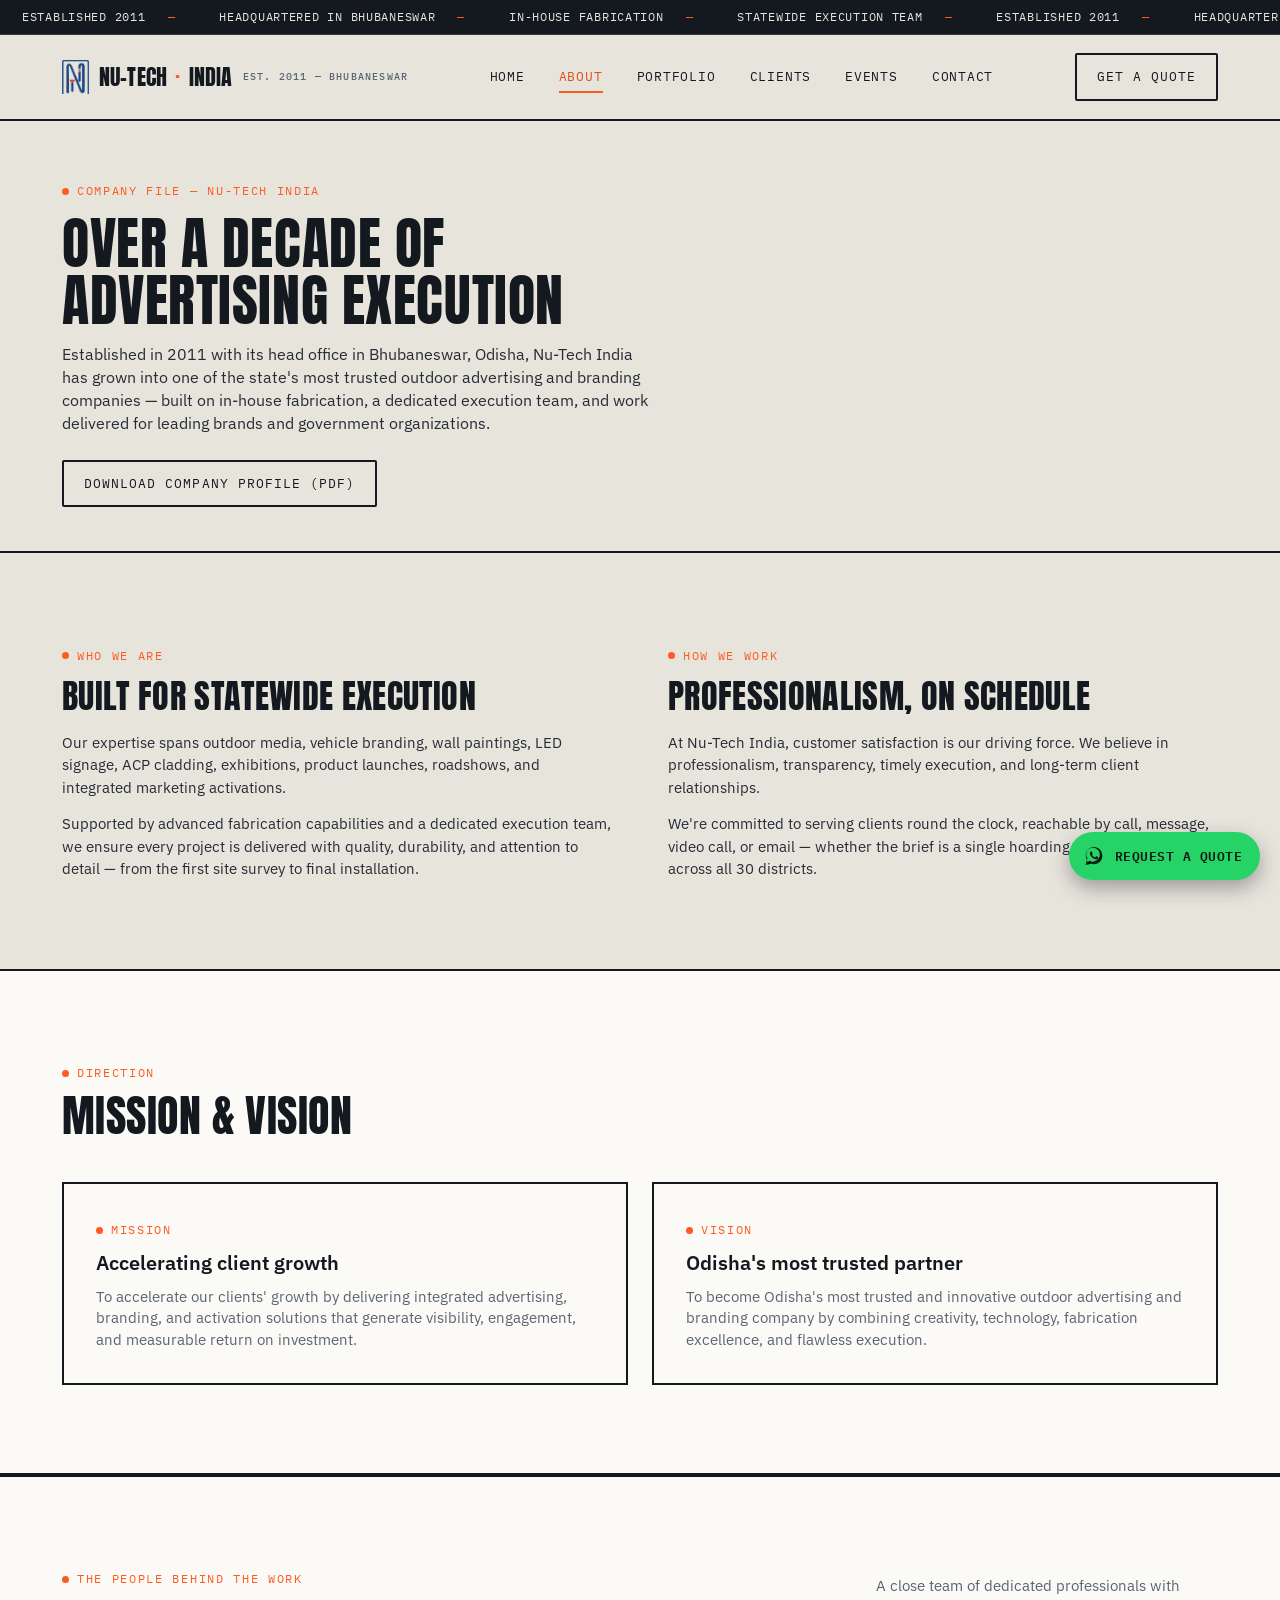
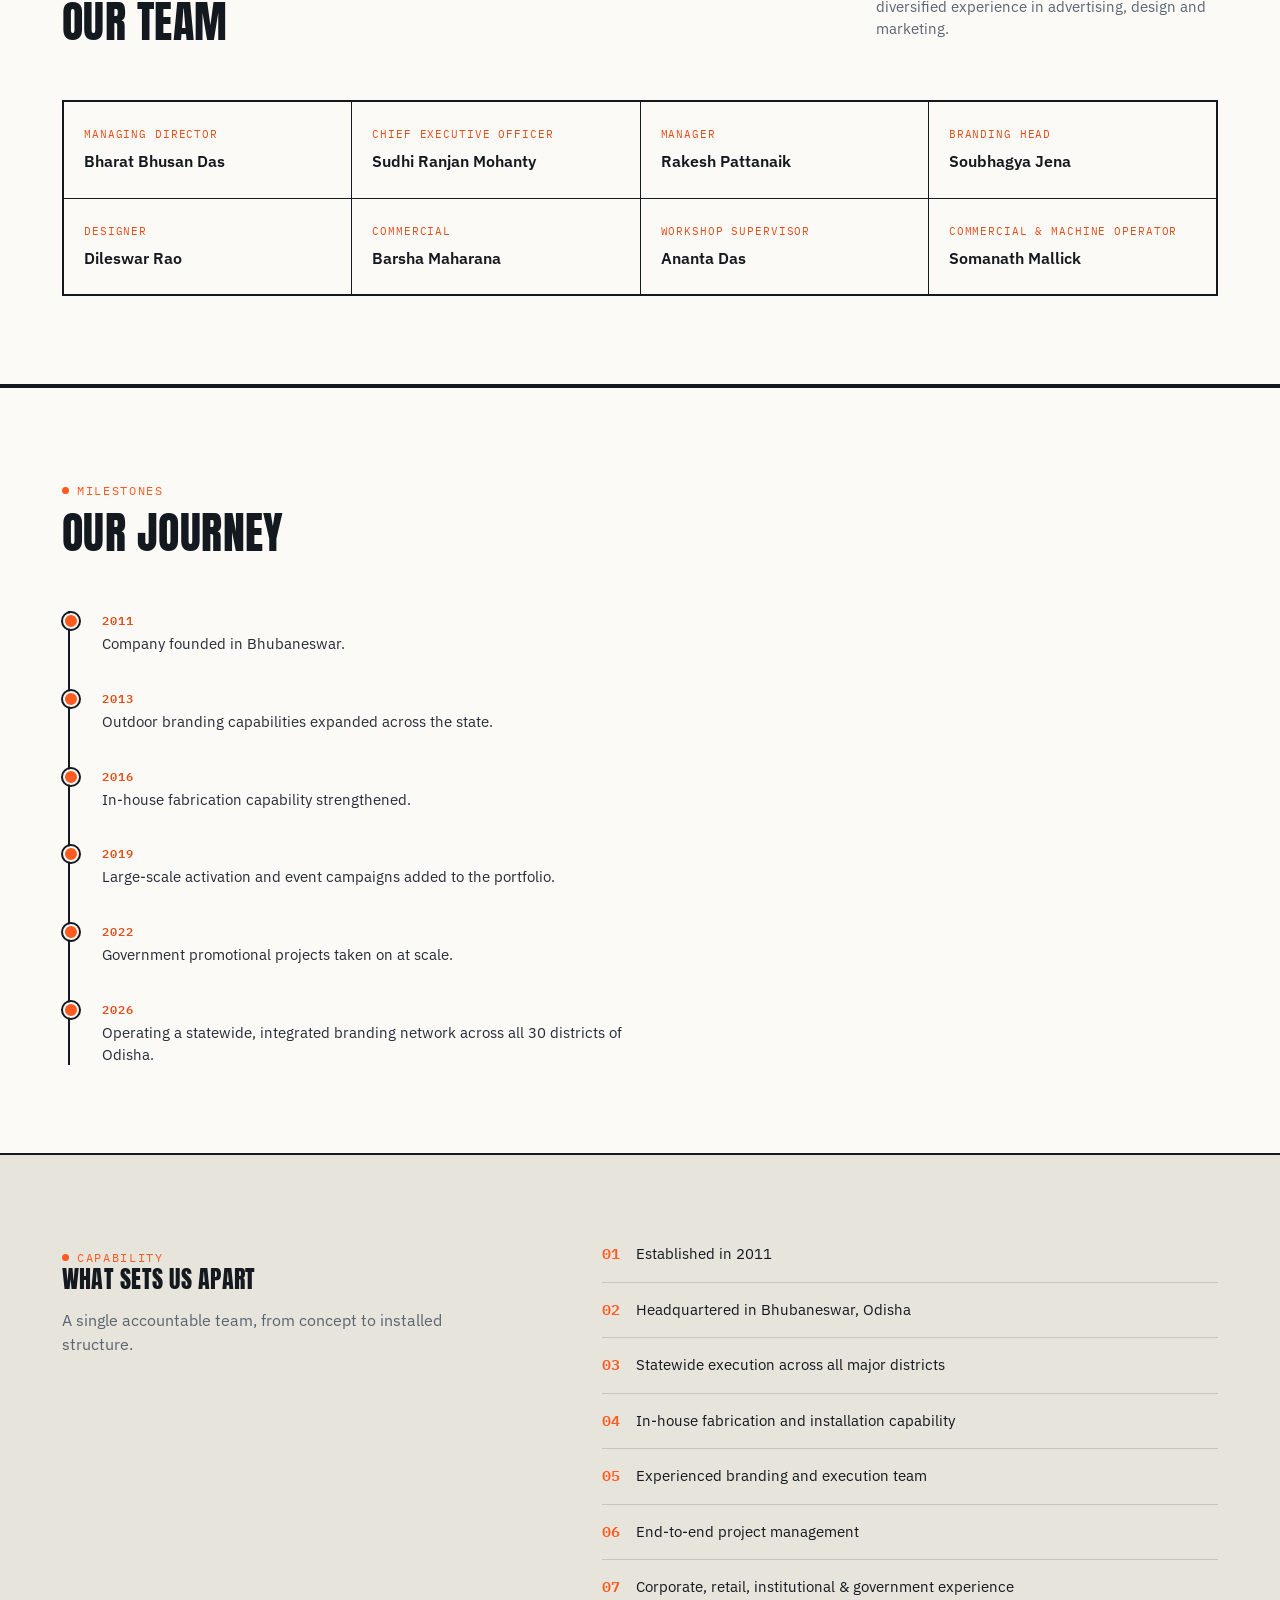
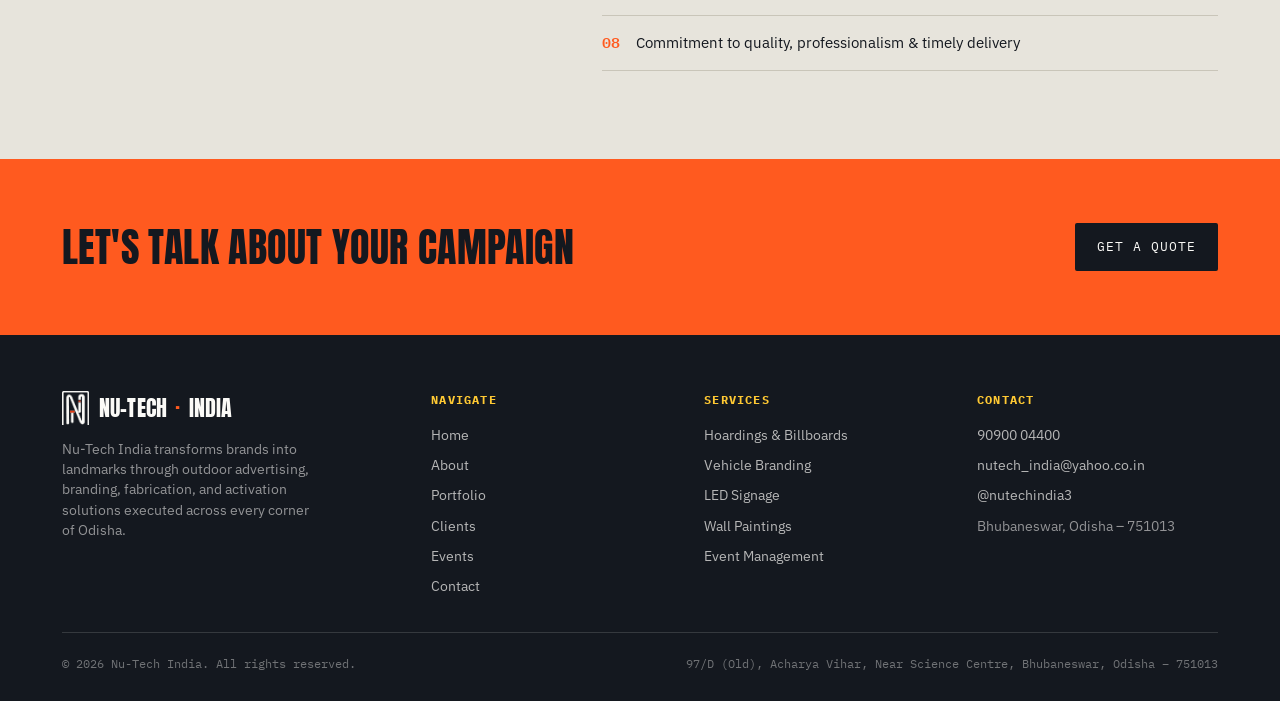
<file: about.html>
<!doctype html>
<html lang="en">
<head>
<meta charset="UTF-8">
<meta name="viewport" content="width=device-width, initial-scale=1.0">
<link rel="icon" type="image/png" sizes="32x32" href="img/favicon-32.png">
<link rel="apple-touch-icon" href="img/favicon-180.png">
<title>About — Nu-Tech India</title>
<meta name="description" content="Established in 2011 and headquartered in Bhubaneswar, Nu-Tech India delivers outdoor advertising, branding, fabrication and promotional solutions across Odisha.">
<link rel="stylesheet" href="css/style.css">
</head>
<body>

<div class="topbar" aria-hidden="true">
  <div class="marquee-track">
    <span>ESTABLISHED 2011</span>
    <span>HEADQUARTERED IN BHUBANESWAR</span>
    <span>IN-HOUSE FABRICATION</span>
    <span>STATEWIDE EXECUTION TEAM</span>
  </div>
</div>

<header class="site-header">
  <div class="nav">
    <a href="index.html" class="logo"><img src="img/mark-color.png" alt="" class="mark"><span class="word">NU-TECH<span class="dot">·</span>INDIA</span><small>Est. 2011 — Bhubaneswar</small></a>
    <nav class="links" aria-label="Primary">
      <a href="index.html">Home</a>
      <a href="about.html" aria-current="page">About</a>
      <a href="portfolio.html">Portfolio</a>
      <a href="clients.html">Clients</a>
      <a href="events.html">Events</a>
      <a href="contact.html">Contact</a>
    </nav>
    <div class="nav-cta">
      <a href="contact.html" class="btn btn-ghost">Get a Quote</a>
      <button class="hamburger" aria-label="Open menu" aria-expanded="false"><span></span><span></span><span></span></button>
    </div>
  </div>
</header>

<main>
  <section class="page-hero">
    <div class="wrap">
      <span class="tag">Company file — Nu-Tech India</span>
      <h1>Over a decade of<br>advertising execution</h1>
      <p>Established in 2011 with its head office in Bhubaneswar, Odisha, Nu-Tech India has grown into one of the state's most trusted outdoor advertising and branding companies — built on in-house fabrication, a dedicated execution team, and work delivered for leading brands and government organizations.</p>
      <a href="files/nu-tech-india-company-profile.pdf" class="btn btn-ghost" style="margin-top:24px;" download>Download Company Profile (PDF)</a>
    </div>
  </section>

  <section>
    <div class="wrap two-col">
      <div>
        <span class="tag">Who we are</span>
        <h2 style="font-size:clamp(24px,3vw,34px); margin:14px 0 18px;">Built for statewide execution</h2>
        <p>Our expertise spans outdoor media, vehicle branding, wall paintings, LED signage, ACP cladding, exhibitions, product launches, roadshows, and integrated marketing activations.</p>
        <p>Supported by advanced fabrication capabilities and a dedicated execution team, we ensure every project is delivered with quality, durability, and attention to detail — from the first site survey to final installation.</p>
      </div>
      <div>
        <span class="tag">How we work</span>
        <h2 style="font-size:clamp(24px,3vw,34px); margin:14px 0 18px;">Professionalism, on schedule</h2>
        <p>At Nu-Tech India, customer satisfaction is our driving force. We believe in professionalism, transparency, timely execution, and long-term client relationships.</p>
        <p>We're committed to serving clients round the clock, reachable by call, message, video call, or email — whether the brief is a single hoarding or a statewide rollout across all 30 districts.</p>
      </div>
    </div>
  </section>

  <section style="background:var(--paper); border-top:2px solid var(--ink); border-bottom:2px solid var(--ink);">
    <div class="wrap">
      <div class="section-head" style="border-bottom:none; margin-bottom:0;">
        <div><span class="tag">Direction</span><h2>Mission &amp; vision</h2></div>
      </div>
      <div class="pillar-row">
        <div class="pillar-card">
          <span class="tag">Mission</span>
          <h3>Accelerating client growth</h3>
          <p>To accelerate our clients' growth by delivering integrated advertising, branding, and activation solutions that generate visibility, engagement, and measurable return on investment.</p>
        </div>
        <div class="pillar-card">
          <span class="tag">Vision</span>
          <h3>Odisha's most trusted partner</h3>
          <p>To become Odisha's most trusted and innovative outdoor advertising and branding company by combining creativity, technology, fabrication excellence, and flawless execution.</p>
        </div>
      </div>
    </div>
  </section>

  <section style="background:var(--paper); border-top:2px solid var(--ink); border-bottom:2px solid var(--ink);">
    <div class="wrap">
      <div class="section-head" style="border-bottom:none; margin-bottom:36px;">
        <div><span class="tag">The people behind the work</span><h2>Our team</h2></div>
        <p class="desc">A close team of dedicated professionals with diversified experience in advertising, design and marketing.</p>
      </div>
      <div class="team-grid">
        <div class="team-card"><div class="role">Managing Director</div><div class="name">Bharat Bhusan Das</div></div>
        <div class="team-card"><div class="role">Chief Executive Officer</div><div class="name">Sudhi Ranjan Mohanty</div></div>
        <div class="team-card"><div class="role">Manager</div><div class="name">Rakesh Pattanaik</div></div>
        <div class="team-card"><div class="role">Branding Head</div><div class="name">Soubhagya Jena</div></div>
        <div class="team-card"><div class="role">Designer</div><div class="name">Dileswar Rao</div></div>
        <div class="team-card"><div class="role">Commercial</div><div class="name">Barsha Maharana</div></div>
        <div class="team-card"><div class="role">Workshop Supervisor</div><div class="name">Ananta Das</div></div>
        <div class="team-card"><div class="role">Commercial &amp; Machine Operator</div><div class="name">Somanath Mallick</div></div>
      </div>
    </div>
  </section>

  <section style="background:var(--paper); border-top:2px solid var(--ink); border-bottom:2px solid var(--ink);">
    <div class="wrap">
      <div class="section-head" style="border-bottom:none; margin-bottom:36px;">
        <div><span class="tag">Milestones</span><h2>Our journey</h2></div>
      </div>
      <div class="timeline">
        <div class="tl-item"><div class="tl-year">2011</div><p>Company founded in Bhubaneswar.</p></div>
        <div class="tl-item"><div class="tl-year">2013</div><p>Outdoor branding capabilities expanded across the state.</p></div>
        <div class="tl-item"><div class="tl-year">2016</div><p>In-house fabrication capability strengthened.</p></div>
        <div class="tl-item"><div class="tl-year">2019</div><p>Large-scale activation and event campaigns added to the portfolio.</p></div>
        <div class="tl-item"><div class="tl-year">2022</div><p>Government promotional projects taken on at scale.</p></div>
        <div class="tl-item"><div class="tl-year">2026</div><p>Operating a statewide, integrated branding network across all 30 districts of Odisha.</p></div>
      </div>
    </div>
  </section>

  <section>
    <div class="wrap why-grid">
      <div>
        <span class="tag">Capability</span>
        <h2>What sets us apart</h2>
        <p style="color:var(--steel); margin-top:16px; max-width:44ch;">A single accountable team, from concept to installed structure.</p>
      </div>
      <ul class="why-list">
        <li><span class="mark">01</span> Established in 2011</li>
        <li><span class="mark">02</span> Headquartered in Bhubaneswar, Odisha</li>
        <li><span class="mark">03</span> Statewide execution across all major districts</li>
        <li><span class="mark">04</span> In-house fabrication and installation capability</li>
        <li><span class="mark">05</span> Experienced branding and execution team</li>
        <li><span class="mark">06</span> End-to-end project management</li>
        <li><span class="mark">07</span> Corporate, retail, institutional &amp; government experience</li>
        <li><span class="mark">08</span> Commitment to quality, professionalism &amp; timely delivery</li>
      </ul>
    </div>
  </section>

  <div class="cta-band">
    <div class="wrap">
      <h2>Let's talk about your campaign</h2>
      <a href="contact.html" class="btn btn-solid">Get a Quote</a>
    </div>
  </div>
</main>

<footer>
  <div class="wrap">
    <div class="footer-grid">
      <div>
        <a href="index.html" class="logo"><img src="img/mark-white.png" alt="" class="mark"><span class="word">NU-TECH<span class="dot" style="color:var(--signal)">·</span>INDIA</span></a>
        <p>Nu-Tech India transforms brands into landmarks through outdoor advertising, branding, fabrication, and activation solutions executed across every corner of Odisha.</p>
      </div>
      <div>
        <h4>Navigate</h4>
        <ul>
          <li><a href="index.html">Home</a></li>
          <li><a href="about.html">About</a></li>
          <li><a href="portfolio.html">Portfolio</a></li>
          <li><a href="clients.html">Clients</a></li>
          <li><a href="events.html">Events</a></li>
          <li><a href="contact.html">Contact</a></li>
        </ul>
      </div>
      <div>
        <h4>Services</h4>
        <ul>
          <li><a href="portfolio.html">Hoardings &amp; Billboards</a></li>
          <li><a href="portfolio.html">Vehicle Branding</a></li>
          <li><a href="portfolio.html">LED Signage</a></li>
          <li><a href="portfolio.html">Wall Paintings</a></li>
          <li><a href="events.html">Event Management</a></li>
        </ul>
      </div>
      <div>
        <h4>Contact</h4>
        <ul>
          <li><a href="tel:9090004400">90900 04400</a></li>
          <li><a href="mailto:nutech_india@yahoo.co.in">nutech_india@yahoo.co.in</a></li>
          <li><a href="https://instagram.com/nutechindia3">@nutechindia3</a></li>
          <li style="color:rgba(251,250,247,0.55)">Bhubaneswar, Odisha – 751013</li>
        </ul>
      </div>
    </div>
    <div class="foot-bottom">
      <span>© 2026 Nu-Tech India. All rights reserved.</span>
      <span>97/D (Old), Acharya Vihar, Near Science Centre, Bhubaneswar, Odisha – 751013</span>
    </div>
  </div>
</footer>

<script src="js/main.js"></script>
</body>
</html>
</file>
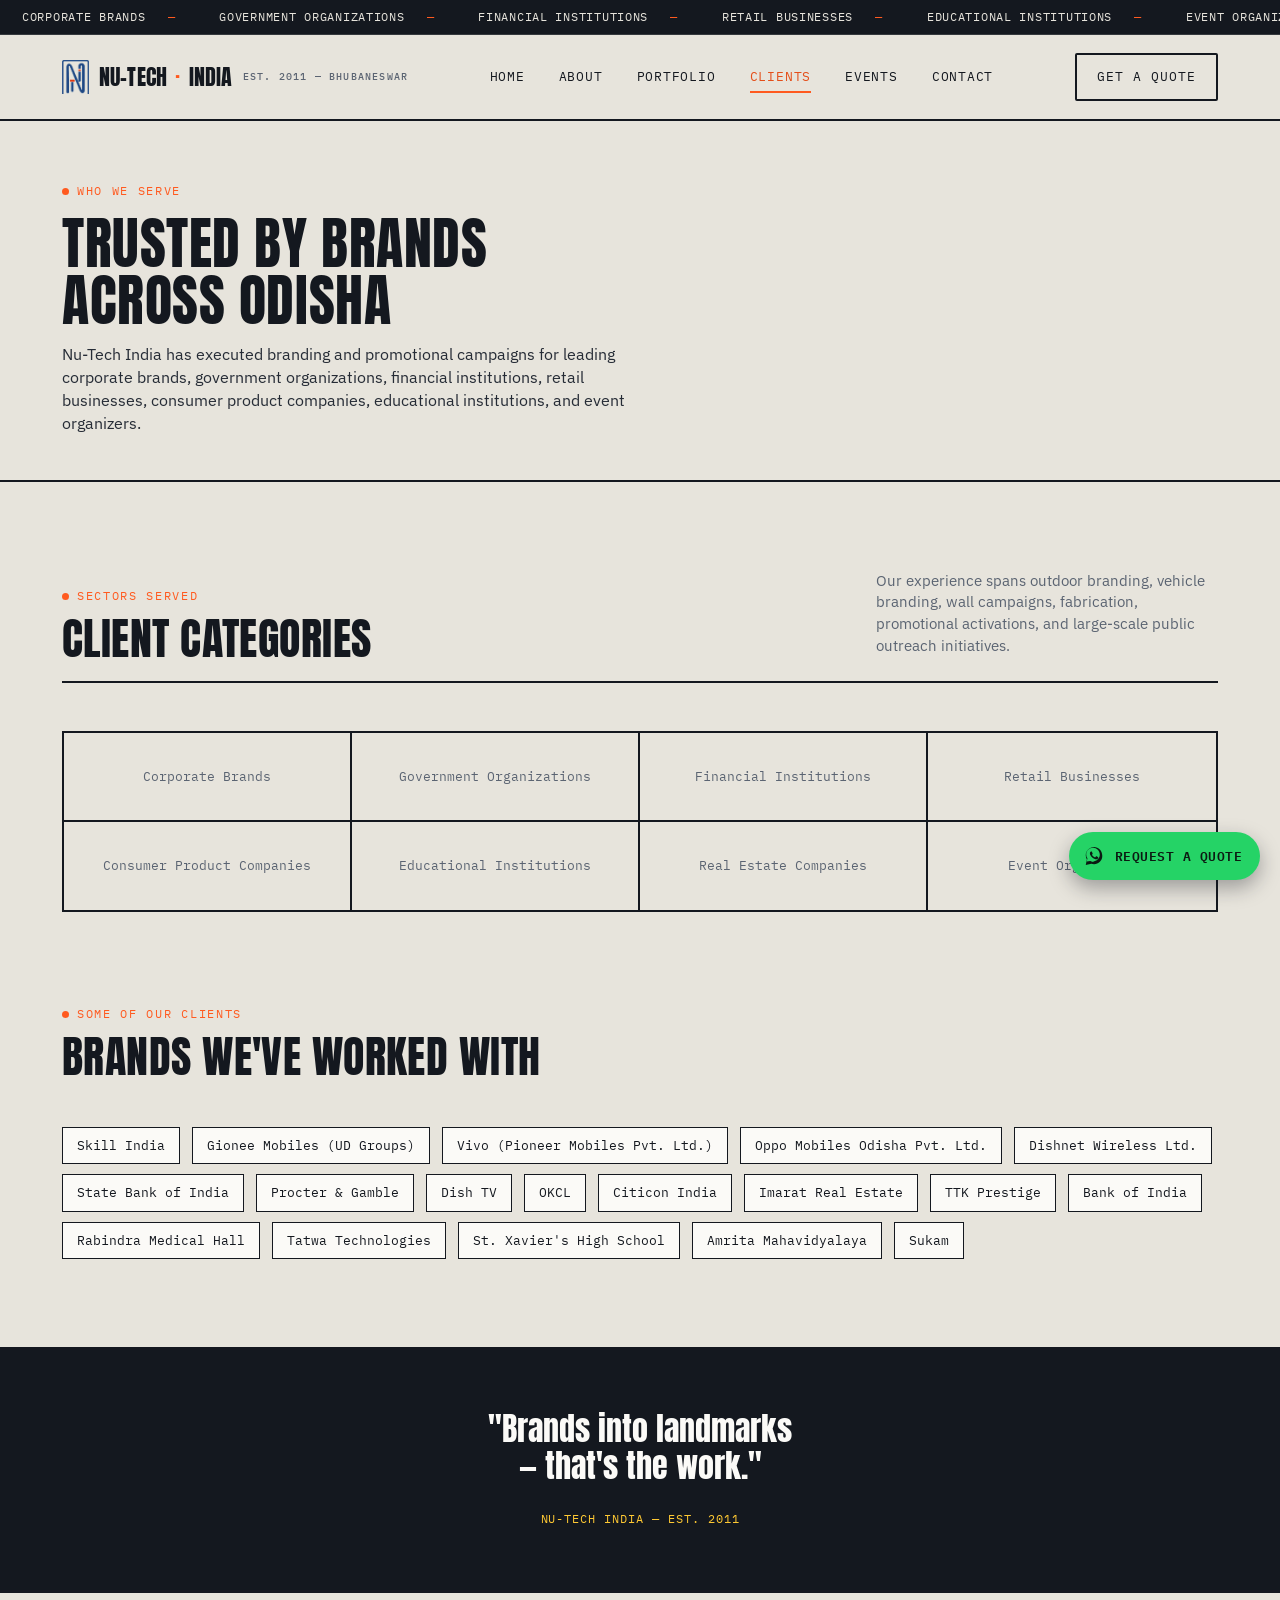
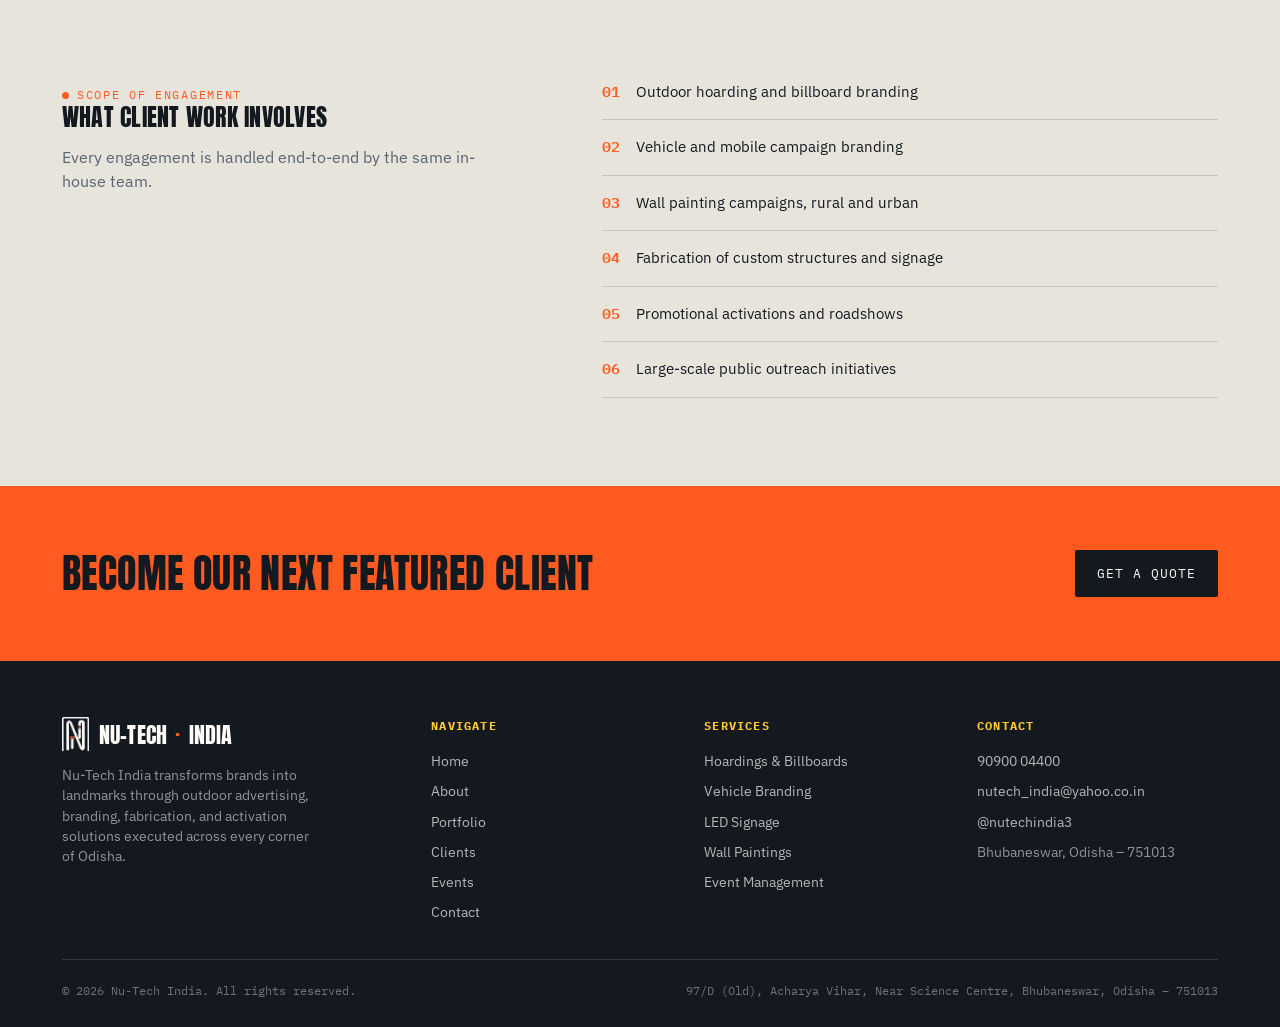
<file: clients.html>
<!doctype html>
<html lang="en">
<head>
<meta charset="UTF-8">
<meta name="viewport" content="width=device-width, initial-scale=1.0">
<link rel="icon" type="image/png" sizes="32x32" href="img/favicon-32.png">
<link rel="apple-touch-icon" href="img/favicon-180.png">
<title>Clients — Nu-Tech India</title>
<meta name="description" content="Nu-Tech India has executed branding and promotional campaigns for corporate brands, government organizations, financial institutions, retail businesses and educational institutions across Odisha.">
<link rel="stylesheet" href="css/style.css">
</head>
<body>

<div class="topbar" aria-hidden="true">
  <div class="marquee-track">
    <span>CORPORATE BRANDS</span>
    <span>GOVERNMENT ORGANIZATIONS</span>
    <span>FINANCIAL INSTITUTIONS</span>
    <span>RETAIL BUSINESSES</span>
    <span>EDUCATIONAL INSTITUTIONS</span>
    <span>EVENT ORGANIZERS</span>
  </div>
</div>

<header class="site-header">
  <div class="nav">
    <a href="index.html" class="logo"><img src="img/mark-color.png" alt="" class="mark"><span class="word">NU-TECH<span class="dot">·</span>INDIA</span><small>Est. 2011 — Bhubaneswar</small></a>
    <nav class="links" aria-label="Primary">
      <a href="index.html">Home</a>
      <a href="about.html">About</a>
      <a href="portfolio.html">Portfolio</a>
      <a href="clients.html" aria-current="page">Clients</a>
      <a href="events.html">Events</a>
      <a href="contact.html">Contact</a>
    </nav>
    <div class="nav-cta">
      <a href="contact.html" class="btn btn-ghost">Get a Quote</a>
      <button class="hamburger" aria-label="Open menu" aria-expanded="false"><span></span><span></span><span></span></button>
    </div>
  </div>
</header>

<main>
  <section class="page-hero">
    <div class="wrap">
      <span class="tag">Who we serve</span>
      <h1>Trusted by brands<br>across Odisha</h1>
      <p>Nu-Tech India has executed branding and promotional campaigns for leading corporate brands, government organizations, financial institutions, retail businesses, consumer product companies, educational institutions, and event organizers.</p>
    </div>
  </section>

  <section>
    <div class="wrap">
      <div class="section-head">
        <div><span class="tag">Sectors served</span><h2>Client categories</h2></div>
        <p class="desc">Our experience spans outdoor branding, vehicle branding, wall campaigns, fabrication, promotional activations, and large-scale public outreach initiatives.</p>
      </div>
      <div class="client-strip">
        <div class="client-cell">Corporate Brands</div>
        <div class="client-cell">Government Organizations</div>
        <div class="client-cell">Financial Institutions</div>
        <div class="client-cell">Retail Businesses</div>
        <div class="client-cell">Consumer Product Companies</div>
        <div class="client-cell">Educational Institutions</div>
        <div class="client-cell">Real Estate Companies</div>
        <div class="client-cell">Event Organizers</div>
      </div>
    </div>
  </section>

  <section style="padding-top:0;">
    <div class="wrap">
      <div class="section-head" style="border-bottom:none; margin-bottom:0;">
        <div><span class="tag">Some of our clients</span><h2>Brands we've worked with</h2></div>
      </div>
      <div class="client-tags">
        <span>Skill India</span>
        <span>Gionee Mobiles (UD Groups)</span>
        <span>Vivo (Pioneer Mobiles Pvt. Ltd.)</span>
        <span>Oppo Mobiles Odisha Pvt. Ltd.</span>
        <span>Dishnet Wireless Ltd.</span>
        <span>State Bank of India</span>
        <span>Procter &amp; Gamble</span>
        <span>Dish TV</span>
        <span>OKCL</span>
        <span>Citicon India</span>
        <span>Imarat Real Estate</span>
        <span>TTK Prestige</span>
        <span>Bank of India</span>
        <span>Rabindra Medical Hall</span>
        <span>Tatwa Technologies</span>
        <span>St. Xavier's High School</span>
        <span>Amrita Mahavidyalaya</span>
        <span>Sukam</span>
      </div>
    </div>
  </section>

  <div class="testimonial-band">
    <div class="wrap">
      <blockquote>"Brands into landmarks — that's the work."</blockquote>
      <cite>Nu-Tech India — Est. 2011</cite>
    </div>
  </div>

  <section>
    <div class="wrap why-grid">
      <div>
        <span class="tag">Scope of engagement</span>
        <h2>What client work involves</h2>
        <p style="color:var(--steel); margin-top:16px; max-width:44ch;">Every engagement is handled end-to-end by the same in-house team.</p>
      </div>
      <ul class="why-list">
        <li><span class="mark">01</span> Outdoor hoarding and billboard branding</li>
        <li><span class="mark">02</span> Vehicle and mobile campaign branding</li>
        <li><span class="mark">03</span> Wall painting campaigns, rural and urban</li>
        <li><span class="mark">04</span> Fabrication of custom structures and signage</li>
        <li><span class="mark">05</span> Promotional activations and roadshows</li>
        <li><span class="mark">06</span> Large-scale public outreach initiatives</li>
      </ul>
    </div>
  </section>

  <div class="cta-band">
    <div class="wrap">
      <h2>Become our next featured client</h2>
      <a href="contact.html" class="btn btn-solid">Get a Quote</a>
    </div>
  </div>
</main>

<footer>
  <div class="wrap">
    <div class="footer-grid">
      <div>
        <a href="index.html" class="logo"><img src="img/mark-white.png" alt="" class="mark"><span class="word">NU-TECH<span class="dot" style="color:var(--signal)">·</span>INDIA</span></a>
        <p>Nu-Tech India transforms brands into landmarks through outdoor advertising, branding, fabrication, and activation solutions executed across every corner of Odisha.</p>
      </div>
      <div>
        <h4>Navigate</h4>
        <ul>
          <li><a href="index.html">Home</a></li>
          <li><a href="about.html">About</a></li>
          <li><a href="portfolio.html">Portfolio</a></li>
          <li><a href="clients.html">Clients</a></li>
          <li><a href="events.html">Events</a></li>
          <li><a href="contact.html">Contact</a></li>
        </ul>
      </div>
      <div>
        <h4>Services</h4>
        <ul>
          <li><a href="portfolio.html">Hoardings &amp; Billboards</a></li>
          <li><a href="portfolio.html">Vehicle Branding</a></li>
          <li><a href="portfolio.html">LED Signage</a></li>
          <li><a href="portfolio.html">Wall Paintings</a></li>
          <li><a href="events.html">Event Management</a></li>
        </ul>
      </div>
      <div>
        <h4>Contact</h4>
        <ul>
          <li><a href="tel:9090004400">90900 04400</a></li>
          <li><a href="mailto:nutech_india@yahoo.co.in">nutech_india@yahoo.co.in</a></li>
          <li><a href="https://instagram.com/nutechindia3">@nutechindia3</a></li>
          <li style="color:rgba(251,250,247,0.55)">Bhubaneswar, Odisha – 751013</li>
        </ul>
      </div>
    </div>
    <div class="foot-bottom">
      <span>© 2026 Nu-Tech India. All rights reserved.</span>
      <span>97/D (Old), Acharya Vihar, Near Science Centre, Bhubaneswar, Odisha – 751013</span>
    </div>
  </div>
</footer>

<script src="js/main.js"></script>
</body>
</html>
</file>
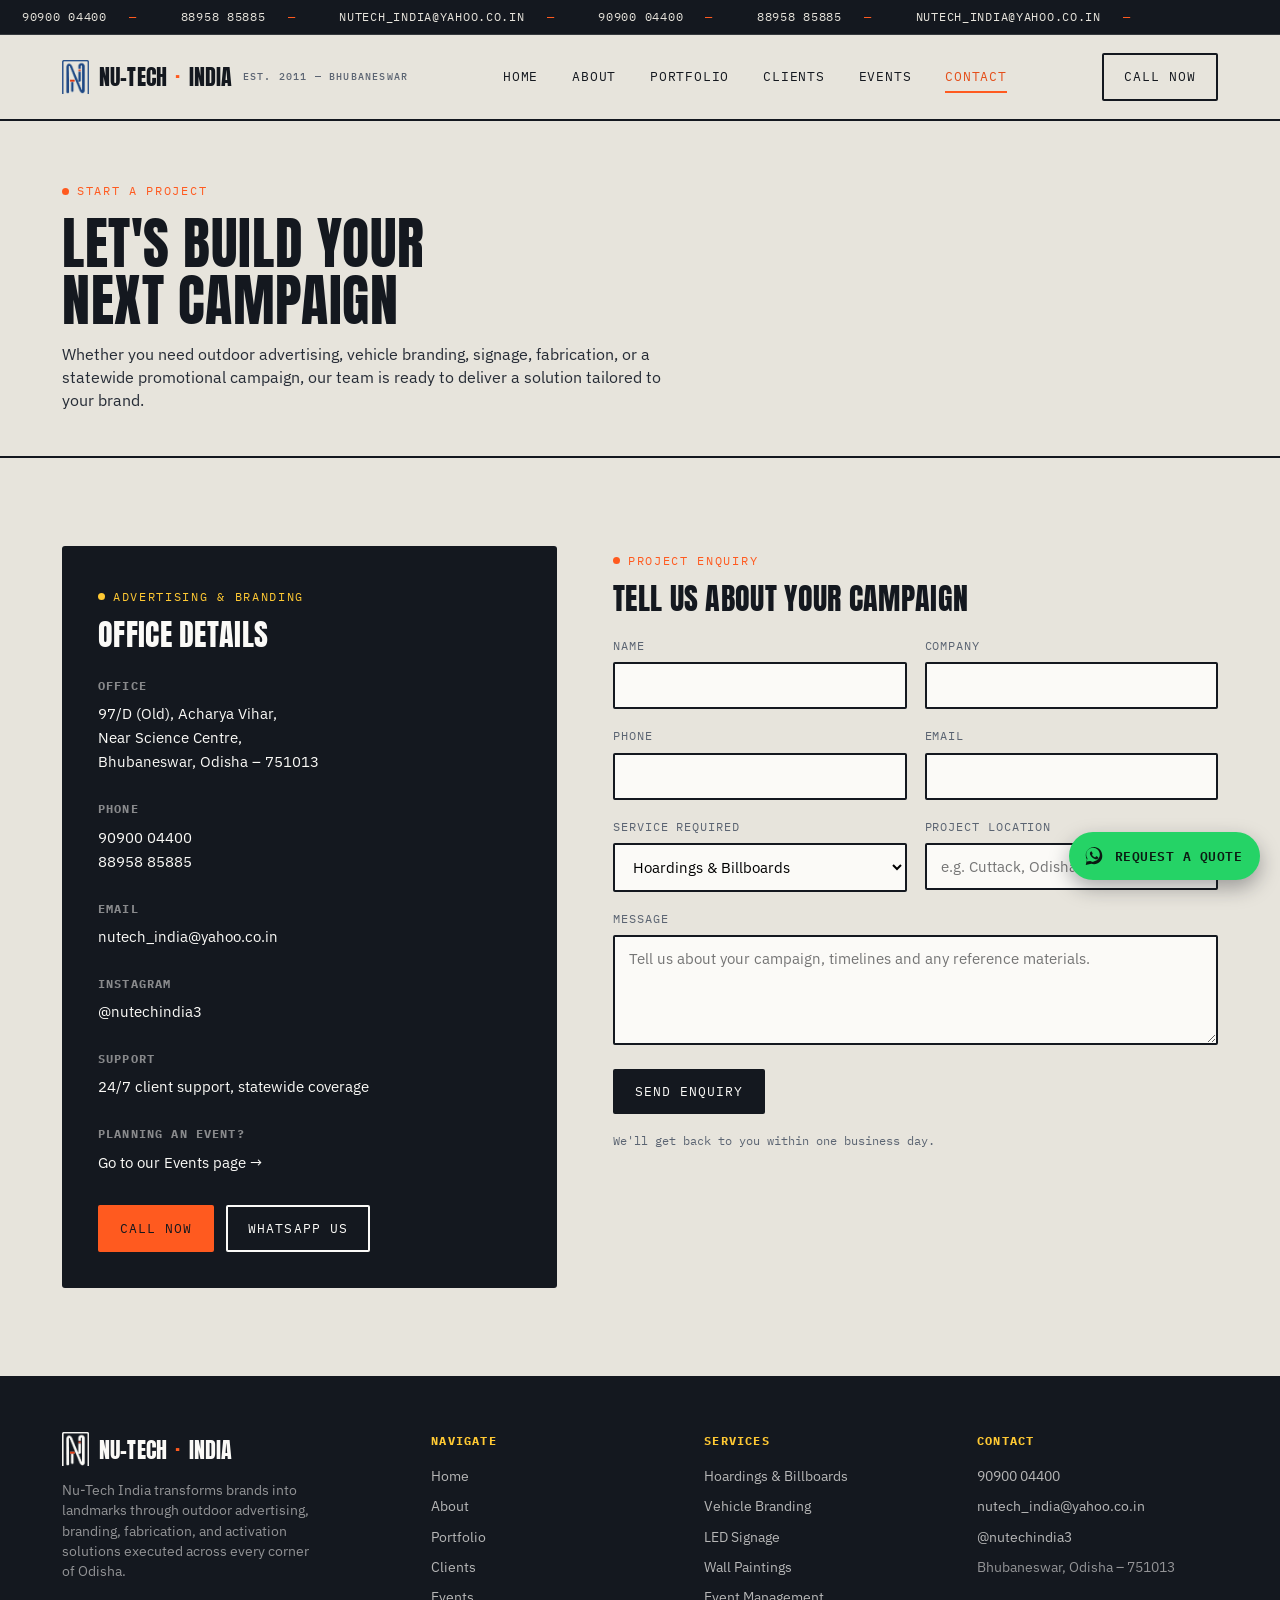
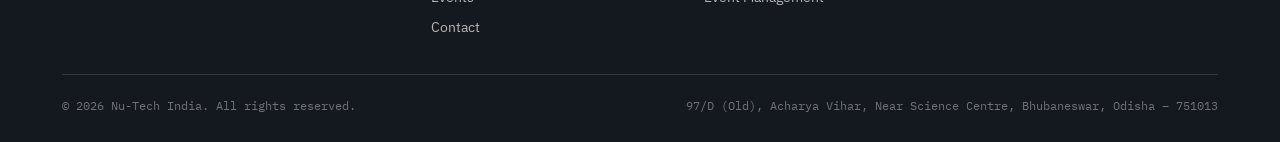
<file: contact.html>
<!doctype html>
<html lang="en">
<head>
<meta charset="UTF-8">
<meta name="viewport" content="width=device-width, initial-scale=1.0">
<link rel="icon" type="image/png" sizes="32x32" href="img/favicon-32.png">
<link rel="apple-touch-icon" href="img/favicon-180.png">
<title>Contact — Nu-Tech India</title>
<meta name="description" content="Get a quote from Nu-Tech India — outdoor advertising, branding, fabrication and activation across Odisha. Call, email or send an enquiry.">
<link rel="stylesheet" href="css/style.css">
</head>
<body>

<div class="topbar" aria-hidden="true">
  <div class="marquee-track">
    <span>90900 04400</span>
    <span>88958 85885</span>
    <span>NUTECH_INDIA@YAHOO.CO.IN</span>
  </div>
</div>

<header class="site-header">
  <div class="nav">
    <a href="index.html" class="logo"><img src="img/mark-color.png" alt="" class="mark"><span class="word">NU-TECH<span class="dot">·</span>INDIA</span><small>Est. 2011 — Bhubaneswar</small></a>
    <nav class="links" aria-label="Primary">
      <a href="index.html">Home</a>
      <a href="about.html">About</a>
      <a href="portfolio.html">Portfolio</a>
      <a href="clients.html">Clients</a>
      <a href="events.html">Events</a>
      <a href="contact.html" aria-current="page">Contact</a>
    </nav>
    <div class="nav-cta">
      <a href="tel:9090004400" class="btn btn-ghost">Call Now</a>
      <button class="hamburger" aria-label="Open menu" aria-expanded="false"><span></span><span></span><span></span></button>
    </div>
  </div>
</header>

<main>
  <section class="page-hero">
    <div class="wrap">
      <span class="tag">Start a project</span>
      <h1>Let's build your<br>next campaign</h1>
      <p>Whether you need outdoor advertising, vehicle branding, signage, fabrication, or a statewide promotional campaign, our team is ready to deliver a solution tailored to your brand.</p>
    </div>
  </section>

  <section>
    <div class="wrap contact-grid">
      <div class="info-card">
        <span class="tag">Advertising &amp; branding</span>
        <h2 style="color:var(--paper); margin-top:14px; font-size:clamp(22px,2.6vw,30px);">Office details</h2>

        <div class="info-block">
          <h4>Office</h4>
          <p>97/D (Old), Acharya Vihar,<br>Near Science Centre,<br>Bhubaneswar, Odisha – 751013</p>
        </div>
        <div class="info-block">
          <h4>Phone</h4>
          <a href="tel:9090004400">90900 04400</a>
          <a href="tel:8895885885">88958 85885</a>
        </div>
        <div class="info-block">
          <h4>Email</h4>
          <a href="mailto:nutech_india@yahoo.co.in">nutech_india@yahoo.co.in</a>
        </div>
        <div class="info-block">
          <h4>Instagram</h4>
          <a href="https://instagram.com/nutechindia3">@nutechindia3</a>
        </div>
        <div class="info-block">
          <h4>Support</h4>
          <p>24/7 client support, statewide coverage</p>
        </div>
        <div class="info-block">
          <h4>Planning an event?</h4>
          <a href="events.html">Go to our Events page &rarr;</a>
        </div>
        <div style="display:flex; gap:12px; flex-wrap:wrap; margin-top:30px;">
          <a href="tel:9090004400" class="btn btn-solid" style="background:var(--signal); border-color:var(--signal); color:var(--ink);">Call Now</a>
          <a href="https://wa.me/919090004400?text=Hi%20Nu-Tech%20India%2C%20I%27d%20like%20to%20request%20a%20quote." class="btn" style="border-color:var(--paper); color:var(--paper);" target="_blank" rel="noopener">WhatsApp Us</a>
        </div>
      </div>

      <div>
        <span class="tag">Project enquiry</span>
        <h2 style="margin:14px 0 22px; font-size:clamp(22px,2.6vw,30px);">Tell us about your campaign</h2>
        <form class="quote-form" name="advertising-enquiry" method="POST" data-netlify="true" netlify-honeypot="bot-field">
          <input type="hidden" name="form-name" value="advertising-enquiry">
          <p hidden><label>Don't fill this out: <input name="bot-field"></label></p>
          <div class="form-row">
            <div class="field">
              <label for="name">Name</label>
              <input type="text" id="name" name="name" required>
            </div>
            <div class="field">
              <label for="company">Company</label>
              <input type="text" id="company" name="company">
            </div>
          </div>
          <div class="form-row">
            <div class="field">
              <label for="phone">Phone</label>
              <input type="tel" id="phone" name="phone" required>
            </div>
            <div class="field">
              <label for="email">Email</label>
              <input type="email" id="email" name="email" required>
            </div>
          </div>
          <div class="form-row">
            <div class="field">
              <label for="service">Service required</label>
              <select id="service" name="service">
                <option>Hoardings &amp; Billboards</option>
                <option>Vehicle Branding</option>
                <option>Roadshows &amp; Activations</option>
                <option>Wall Paintings</option>
                <option>ACP Cladding &amp; Signage</option>
                <option>LED Letters &amp; Boards</option>
                <option>Exhibition &amp; Event Branding</option>
                <option>Fabrication &amp; Installation</option>
                <option>Other / Not sure yet</option>
              </select>
            </div>
            <div class="field">
              <label for="location">Project location</label>
              <input type="text" id="location" name="location" placeholder="e.g. Cuttack, Odisha">
            </div>
          </div>
          <div class="field">
            <label for="message">Message</label>
            <textarea id="message" name="message" placeholder="Tell us about your campaign, timelines and any reference materials."></textarea>
          </div>
          <button type="submit" class="btn btn-solid" style="justify-self:start;">Send Enquiry</button>
          <p class="form-note form-status">We'll get back to you within one business day.</p>
        </form>
      </div>
    </div>
  </section>
</main>

<footer>
  <div class="wrap">
    <div class="footer-grid">
      <div>
        <a href="index.html" class="logo"><img src="img/mark-white.png" alt="" class="mark"><span class="word">NU-TECH<span class="dot" style="color:var(--signal)">·</span>INDIA</span></a>
        <p>Nu-Tech India transforms brands into landmarks through outdoor advertising, branding, fabrication, and activation solutions executed across every corner of Odisha.</p>
      </div>
      <div>
        <h4>Navigate</h4>
        <ul>
          <li><a href="index.html">Home</a></li>
          <li><a href="about.html">About</a></li>
          <li><a href="portfolio.html">Portfolio</a></li>
          <li><a href="clients.html">Clients</a></li>
          <li><a href="events.html">Events</a></li>
          <li><a href="contact.html">Contact</a></li>
        </ul>
      </div>
      <div>
        <h4>Services</h4>
        <ul>
          <li><a href="portfolio.html">Hoardings &amp; Billboards</a></li>
          <li><a href="portfolio.html">Vehicle Branding</a></li>
          <li><a href="portfolio.html">LED Signage</a></li>
          <li><a href="portfolio.html">Wall Paintings</a></li>
          <li><a href="events.html">Event Management</a></li>
        </ul>
      </div>
      <div>
        <h4>Contact</h4>
        <ul>
          <li><a href="tel:9090004400">90900 04400</a></li>
          <li><a href="mailto:nutech_india@yahoo.co.in">nutech_india@yahoo.co.in</a></li>
          <li><a href="https://instagram.com/nutechindia3">@nutechindia3</a></li>
          <li style="color:rgba(251,250,247,0.55)">Bhubaneswar, Odisha – 751013</li>
        </ul>
      </div>
    </div>
    <div class="foot-bottom">
      <span>© 2026 Nu-Tech India. All rights reserved.</span>
      <span>97/D (Old), Acharya Vihar, Near Science Centre, Bhubaneswar, Odisha – 751013</span>
    </div>
  </div>
</footer>

<script src="js/main.js"></script>
</body>
</html>
</file>
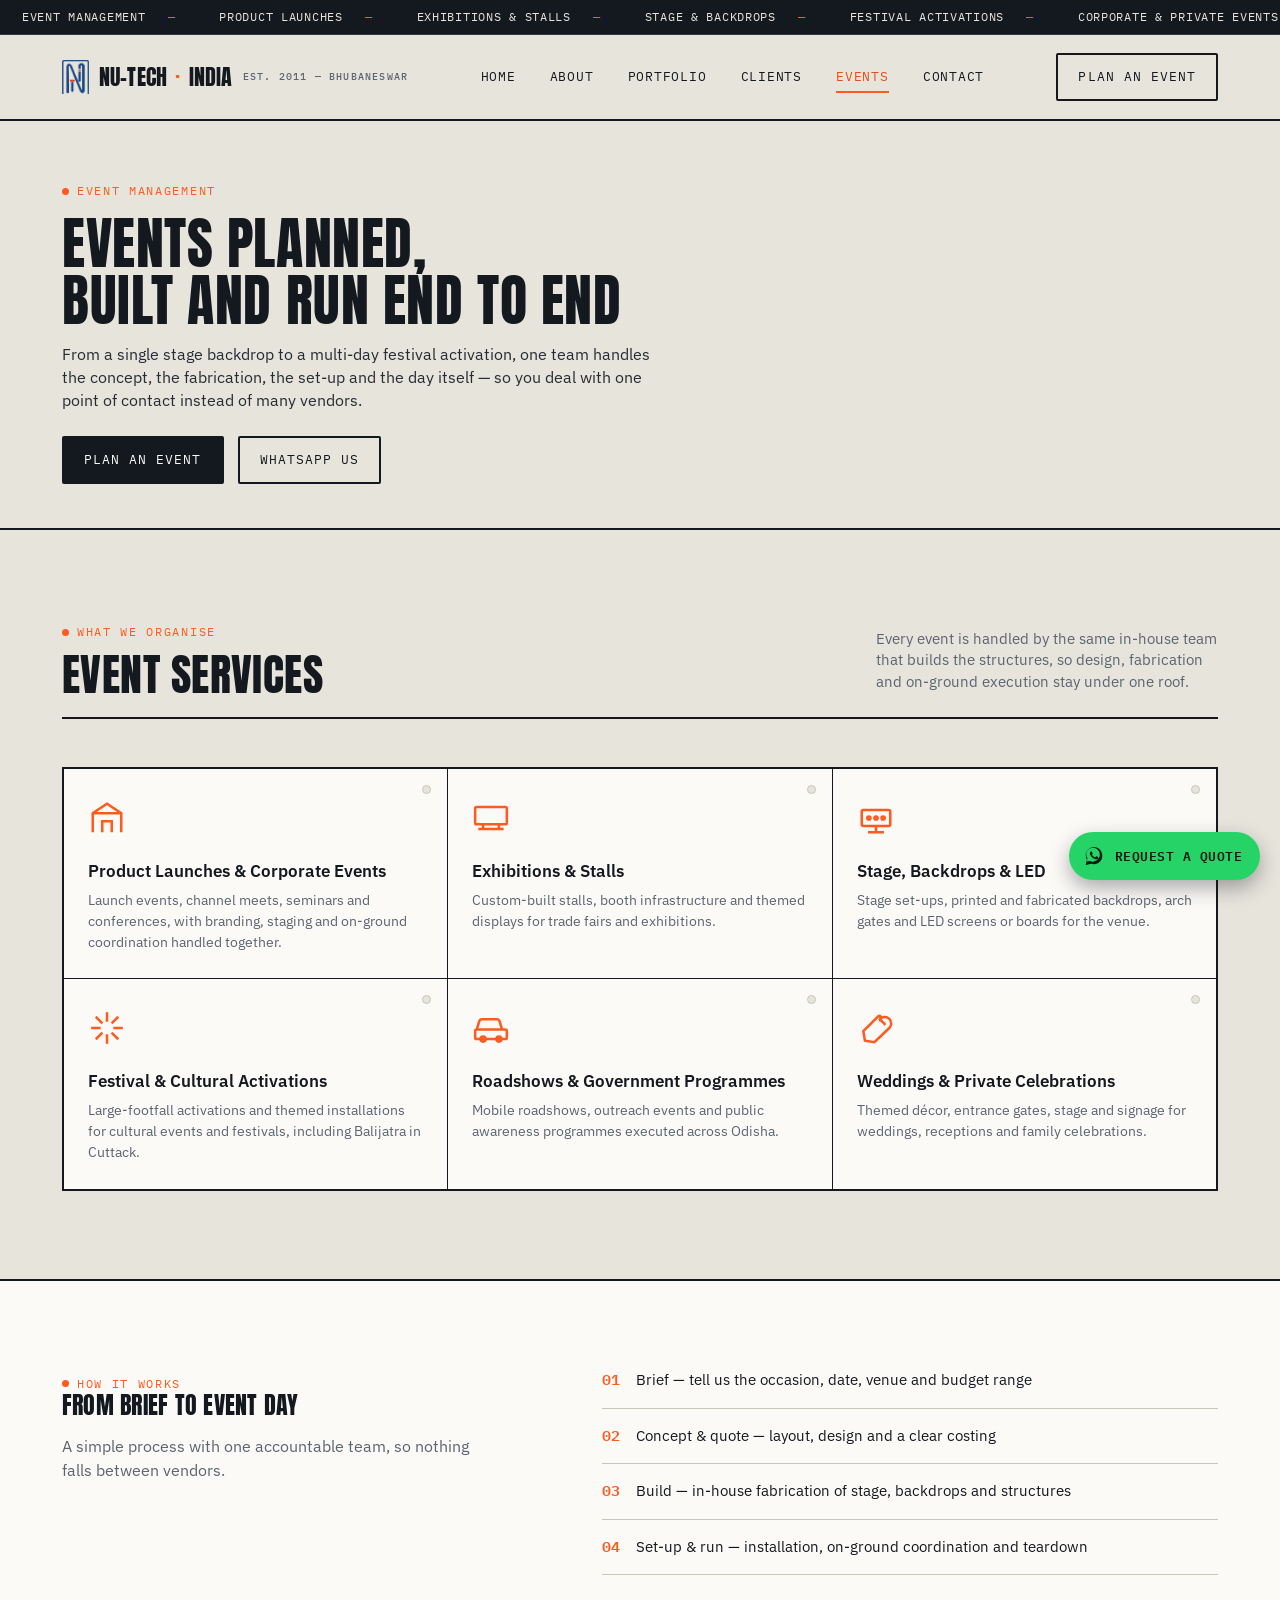
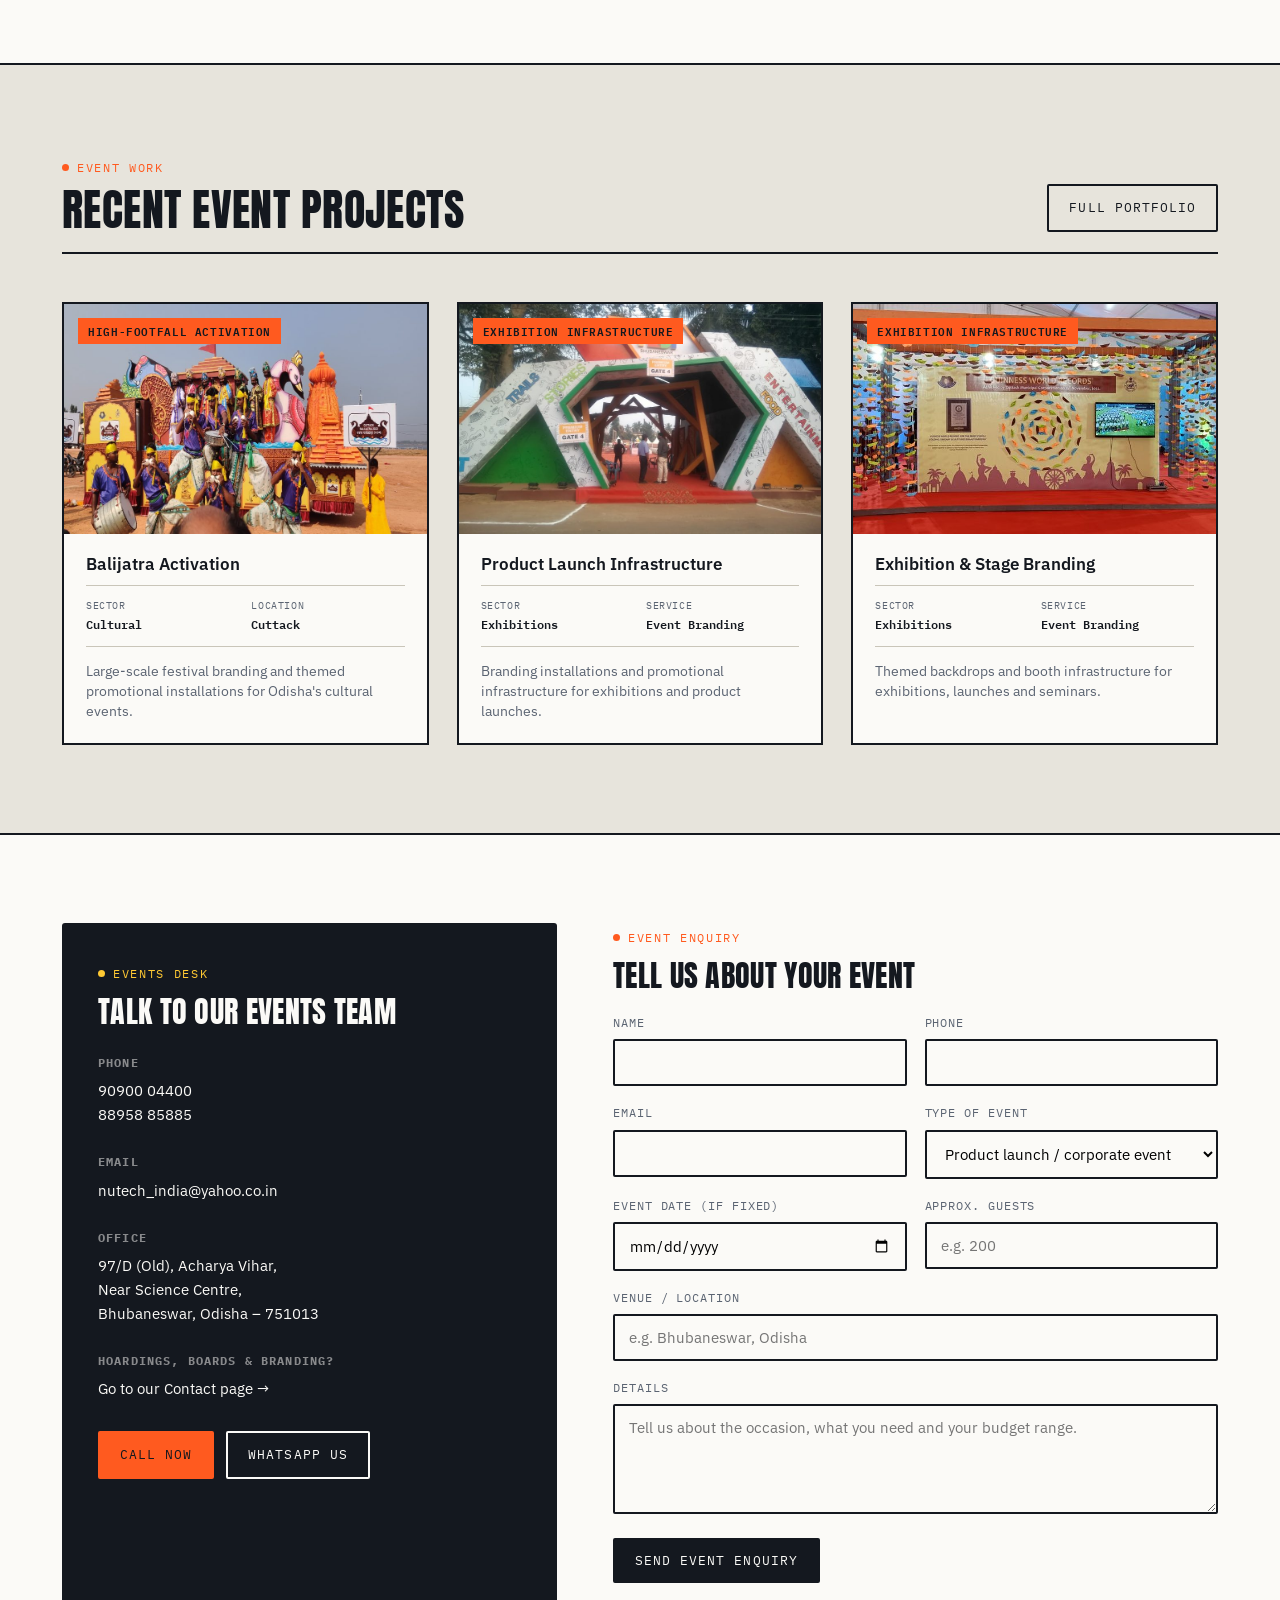
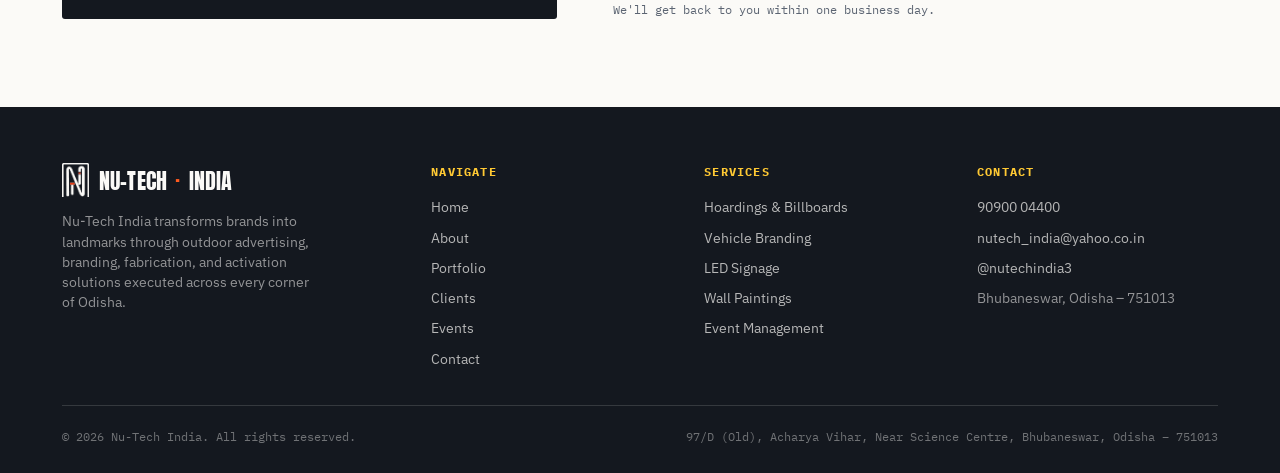
<file: events.html>
<!doctype html>
<html lang="en">
<head>
<meta charset="UTF-8">
<meta name="viewport" content="width=device-width, initial-scale=1.0">
<link rel="icon" type="image/png" sizes="32x32" href="img/favicon-32.png">
<link rel="apple-touch-icon" href="img/favicon-180.png">
<title>Event Management — Nu-Tech India</title>
<meta name="description" content="Nu-Tech India plans and runs events in Odisha — festival activations, product launches, exhibitions, corporate and government programmes, stage setups and private celebrations — with in-house fabrication.">
<link rel="stylesheet" href="css/style.css">
</head>
<body>

<div class="topbar" aria-hidden="true">
  <div class="marquee-track">
    <span>EVENT MANAGEMENT</span>
    <span>PRODUCT LAUNCHES</span>
    <span>EXHIBITIONS &amp; STALLS</span>
    <span>STAGE &amp; BACKDROPS</span>
    <span>FESTIVAL ACTIVATIONS</span>
    <span>CORPORATE &amp; PRIVATE EVENTS</span>
  </div>
</div>

<header class="site-header">
  <div class="nav">
    <a href="index.html" class="logo"><img src="img/mark-color.png" alt="" class="mark"><span class="word">NU-TECH<span class="dot">·</span>INDIA</span><small>Est. 2011 — Bhubaneswar</small></a>
    <nav class="links" aria-label="Primary">
      <a href="index.html">Home</a>
      <a href="about.html">About</a>
      <a href="portfolio.html">Portfolio</a>
      <a href="clients.html">Clients</a>
      <a href="events.html" aria-current="page">Events</a>
      <a href="contact.html">Contact</a>
    </nav>
    <div class="nav-cta">
      <a href="#event-enquiry" class="btn btn-ghost">Plan an Event</a>
      <button class="hamburger" aria-label="Open menu" aria-expanded="false"><span></span><span></span><span></span></button>
    </div>
  </div>
</header>

<main>
  <section class="page-hero">
    <div class="wrap">
      <span class="tag">Event management</span>
      <h1>Events planned,<br>built and run end to end</h1>
      <p>From a single stage backdrop to a multi-day festival activation, one team handles the concept, the fabrication, the set-up and the day itself &mdash; so you deal with one point of contact instead of many vendors.</p>
      <div style="display:flex; gap:14px; flex-wrap:wrap; margin-top:24px;">
        <a href="#event-enquiry" class="btn btn-solid">Plan an Event</a>
        <a href="https://wa.me/919090004400?text=Hi%20Nu-Tech%20India%2C%20I%27d%20like%20to%20plan%20an%20event." class="btn btn-ghost" target="_blank" rel="noopener">WhatsApp Us</a>
      </div>
    </div>
  </section>

  <section>
    <div class="wrap">
      <div class="section-head">
        <div><span class="tag">What we organise</span><h2>Event services</h2></div>
        <p class="desc">Every event is handled by the same in-house team that builds the structures, so design, fabrication and on-ground execution stay under one roof.</p>
      </div>

      <div class="services-grid cols-3">
        <div class="svc-card"><span class="hole"></span>
          <svg class="icon" viewBox="0 0 24 24" fill="none" stroke="currentColor" stroke-width="1.6"><path d="M3 21V9l9-6 9 6v12"/><path d="M9 21v-7h6v7M3 9h18"/></svg>
          <h3>Product Launches &amp; Corporate Events</h3>
          <p>Launch events, channel meets, seminars and conferences, with branding, staging and on-ground coordination handled together.</p>
        </div>
        <div class="svc-card"><span class="hole"></span>
          <svg class="icon" viewBox="0 0 24 24" fill="none" stroke="currentColor" stroke-width="1.6"><rect x="2" y="5" width="20" height="11" rx="1"/><path d="M7 16v3M17 16v3M4 19h16"/></svg>
          <h3>Exhibitions &amp; Stalls</h3>
          <p>Custom-built stalls, booth infrastructure and themed displays for trade fairs and exhibitions.</p>
        </div>
        <div class="svc-card"><span class="hole"></span>
          <svg class="icon" viewBox="0 0 24 24" fill="none" stroke="currentColor" stroke-width="1.6"><rect x="3" y="7" width="18" height="10" rx="1"/><path d="M7 21h10M12 17v4"/><circle cx="7.5" cy="12" r="1"/><circle cx="12" cy="12" r="1"/><circle cx="16.5" cy="12" r="1"/></svg>
          <h3>Stage, Backdrops &amp; LED</h3>
          <p>Stage set-ups, printed and fabricated backdrops, arch gates and LED screens or boards for the venue.</p>
        </div>
        <div class="svc-card"><span class="hole"></span>
          <svg class="icon" viewBox="0 0 24 24" fill="none" stroke="currentColor" stroke-width="1.6"><path d="M12 2v6M12 16v6M4.9 4.9l4.2 4.2M14.9 14.9l4.2 4.2M2 12h6M16 12h6M4.9 19.1l4.2-4.2M14.9 9.1l4.2-4.2"/></svg>
          <h3>Festival &amp; Cultural Activations</h3>
          <p>Large-footfall activations and themed installations for cultural events and festivals, including Balijatra in Cuttack.</p>
        </div>
        <div class="svc-card"><span class="hole"></span>
          <svg class="icon" viewBox="0 0 24 24" fill="none" stroke="currentColor" stroke-width="1.6"><path d="M3 13l1.5-5A2 2 0 0 1 6.4 6.5h9.2a2 2 0 0 1 1.9 1.4L19 13"/><rect x="2" y="13" width="20" height="6" rx="1"/><circle cx="7" cy="19" r="1.6"/><circle cx="17" cy="19" r="1.6"/></svg>
          <h3>Roadshows &amp; Government Programmes</h3>
          <p>Mobile roadshows, outreach events and public awareness programmes executed across Odisha.</p>
        </div>
        <div class="svc-card"><span class="hole"></span>
          <svg class="icon" viewBox="0 0 24 24" fill="none" stroke="currentColor" stroke-width="1.6"><path d="M14.7 6.3a4 4 0 0 1 5.7 5.7L11 21l-6-1-1-6 9.4-9.4a1 1 0 0 1 1.3-.1z"/><path d="M14 6l4 4"/></svg>
          <h3>Weddings &amp; Private Celebrations</h3>
          <p>Themed décor, entrance gates, stage and signage for weddings, receptions and family celebrations.</p>
        </div>
      </div>
    </div>
  </section>

  <section style="background:var(--paper); border-top:2px solid var(--ink); border-bottom:2px solid var(--ink);">
    <div class="wrap why-grid">
      <div>
        <span class="tag">How it works</span>
        <h2>From brief to event day</h2>
        <p style="color:var(--steel); margin-top:16px; max-width:44ch;">A simple process with one accountable team, so nothing falls between vendors.</p>
      </div>
      <ul class="why-list">
        <li><span class="mark">01</span> Brief &mdash; tell us the occasion, date, venue and budget range</li>
        <li><span class="mark">02</span> Concept &amp; quote &mdash; layout, design and a clear costing</li>
        <li><span class="mark">03</span> Build &mdash; in-house fabrication of stage, backdrops and structures</li>
        <li><span class="mark">04</span> Set-up &amp; run &mdash; installation, on-ground coordination and teardown</li>
      </ul>
    </div>
  </section>

  <section>
    <div class="wrap">
      <div class="section-head">
        <div><span class="tag">Event work</span><h2>Recent event projects</h2></div>
        <a href="portfolio.html" class="btn btn-ghost">Full portfolio</a>
      </div>
      <div class="case-grid">
        <div class="case-card">
          <div class="case-thumb"><span class="case-badge">High-Footfall Activation</span><img src="img/balijatra-2.jpg" alt="Decorated tableau for the Balijatra cultural festival"></div>
          <div class="case-body">
            <h3>Balijatra Activation</h3>
            <div class="case-meta"><div><span>Sector</span><b>Cultural</b></div><div><span>Location</span><b>Cuttack</b></div></div>
            <p>Large-scale festival branding and themed promotional installations for Odisha's cultural events.</p>
          </div>
        </div>
        <div class="case-card">
          <div class="case-thumb"><span class="case-badge">Exhibition Infrastructure</span><img src="img/archgate-1.jpg" alt="Branded arch gate entrance at an event venue"></div>
          <div class="case-body">
            <h3>Product Launch Infrastructure</h3>
            <div class="case-meta"><div><span>Sector</span><b>Exhibitions</b></div><div><span>Service</span><b>Event Branding</b></div></div>
            <p>Branding installations and promotional infrastructure for exhibitions and product launches.</p>
          </div>
        </div>
        <div class="case-card">
          <div class="case-thumb"><span class="case-badge">Exhibition Infrastructure</span><img src="img/event-2.jpg" alt="Branded stage backdrop for a promotional event"></div>
          <div class="case-body">
            <h3>Exhibition &amp; Stage Branding</h3>
            <div class="case-meta"><div><span>Sector</span><b>Exhibitions</b></div><div><span>Service</span><b>Event Branding</b></div></div>
            <p>Themed backdrops and booth infrastructure for exhibitions, launches and seminars.</p>
          </div>
        </div>
      </div>
    </div>
  </section>

  <section id="event-enquiry" style="background:var(--paper); border-top:2px solid var(--ink);">
    <div class="wrap contact-grid">
      <div class="info-card">
        <span class="tag">Events desk</span>
        <h2 style="color:var(--paper); margin-top:14px; font-size:clamp(22px,2.6vw,30px);">Talk to our events team</h2>
        <div class="info-block">
          <h4>Phone</h4>
          <a href="tel:9090004400">90900 04400</a>
          <a href="tel:8895885885">88958 85885</a>
        </div>
        <div class="info-block">
          <h4>Email</h4>
          <a href="mailto:nutech_india@yahoo.co.in">nutech_india@yahoo.co.in</a>
        </div>
        <div class="info-block">
          <h4>Office</h4>
          <p>97/D (Old), Acharya Vihar,<br>Near Science Centre,<br>Bhubaneswar, Odisha – 751013</p>
        </div>
        <div class="info-block">
          <h4>Hoardings, boards &amp; branding?</h4>
          <a href="contact.html">Go to our Contact page &rarr;</a>
        </div>
        <div style="display:flex; gap:12px; flex-wrap:wrap; margin-top:30px;">
          <a href="tel:9090004400" class="btn btn-solid" style="background:var(--signal); border-color:var(--signal); color:var(--ink);">Call Now</a>
          <a href="https://wa.me/919090004400?text=Hi%20Nu-Tech%20India%2C%20I%27d%20like%20to%20plan%20an%20event." class="btn" style="border-color:var(--paper); color:var(--paper);" target="_blank" rel="noopener">WhatsApp Us</a>
        </div>
      </div>

      <div>
        <span class="tag">Event enquiry</span>
        <h2 style="margin:14px 0 22px; font-size:clamp(22px,2.6vw,30px);">Tell us about your event</h2>
        <form class="quote-form" id="event-form" name="event-enquiry" method="POST" data-netlify="true" netlify-honeypot="bot-field">
          <input type="hidden" name="form-name" value="event-enquiry">
          <p hidden><label>Don't fill this out: <input name="bot-field"></label></p>
          <div class="form-row">
            <div class="field">
              <label for="ev-name">Name</label>
              <input type="text" id="ev-name" name="name" required>
            </div>
            <div class="field">
              <label for="ev-phone">Phone</label>
              <input type="tel" id="ev-phone" name="phone" required>
            </div>
          </div>
          <div class="form-row">
            <div class="field">
              <label for="ev-email">Email</label>
              <input type="email" id="ev-email" name="email">
            </div>
            <div class="field">
              <label for="ev-type">Type of event</label>
              <select id="ev-type" name="event_type">
                <option>Product launch / corporate event</option>
                <option>Exhibition / stall</option>
                <option>Stage, backdrop &amp; LED set-up</option>
                <option>Festival / cultural activation</option>
                <option>Roadshow / government programme</option>
                <option>Wedding / private celebration</option>
                <option>Other / Not sure yet</option>
              </select>
            </div>
          </div>
          <div class="form-row">
            <div class="field">
              <label for="ev-date">Event date (if fixed)</label>
              <input type="date" id="ev-date" name="event_date">
            </div>
            <div class="field">
              <label for="ev-guests">Approx. guests</label>
              <input type="text" id="ev-guests" name="guests" placeholder="e.g. 200">
            </div>
          </div>
          <div class="field">
            <label for="ev-location">Venue / location</label>
            <input type="text" id="ev-location" name="location" placeholder="e.g. Bhubaneswar, Odisha">
          </div>
          <div class="field">
            <label for="ev-message">Details</label>
            <textarea id="ev-message" name="message" placeholder="Tell us about the occasion, what you need and your budget range."></textarea>
          </div>
          <button type="submit" class="btn btn-solid" style="justify-self:start;">Send Event Enquiry</button>
          <p class="form-note form-status">We'll get back to you within one business day.</p>
        </form>
      </div>
    </div>
  </section>
</main>

<footer>
  <div class="wrap">
    <div class="footer-grid">
      <div>
        <a href="index.html" class="logo"><img src="img/mark-white.png" alt="" class="mark"><span class="word">NU-TECH<span class="dot" style="color:var(--signal)">·</span>INDIA</span></a>
        <p>Nu-Tech India transforms brands into landmarks through outdoor advertising, branding, fabrication, and activation solutions executed across every corner of Odisha.</p>
      </div>
      <div>
        <h4>Navigate</h4>
        <ul>
          <li><a href="index.html">Home</a></li>
          <li><a href="about.html">About</a></li>
          <li><a href="portfolio.html">Portfolio</a></li>
          <li><a href="clients.html">Clients</a></li>
          <li><a href="events.html">Events</a></li>
          <li><a href="contact.html">Contact</a></li>
        </ul>
      </div>
      <div>
        <h4>Services</h4>
        <ul>
          <li><a href="portfolio.html">Hoardings &amp; Billboards</a></li>
          <li><a href="portfolio.html">Vehicle Branding</a></li>
          <li><a href="portfolio.html">LED Signage</a></li>
          <li><a href="portfolio.html">Wall Paintings</a></li>
          <li><a href="events.html">Event Management</a></li>
        </ul>
      </div>
      <div>
        <h4>Contact</h4>
        <ul>
          <li><a href="tel:9090004400">90900 04400</a></li>
          <li><a href="mailto:nutech_india@yahoo.co.in">nutech_india@yahoo.co.in</a></li>
          <li><a href="https://instagram.com/nutechindia3">@nutechindia3</a></li>
          <li style="color:rgba(251,250,247,0.55)">Bhubaneswar, Odisha – 751013</li>
        </ul>
      </div>
    </div>
    <div class="foot-bottom">
      <span>© 2026 Nu-Tech India. All rights reserved.</span>
      <span>97/D (Old), Acharya Vihar, Near Science Centre, Bhubaneswar, Odisha – 751013</span>
    </div>
  </div>
</footer>

<script src="js/main.js"></script>
</body>
</html>
</file>
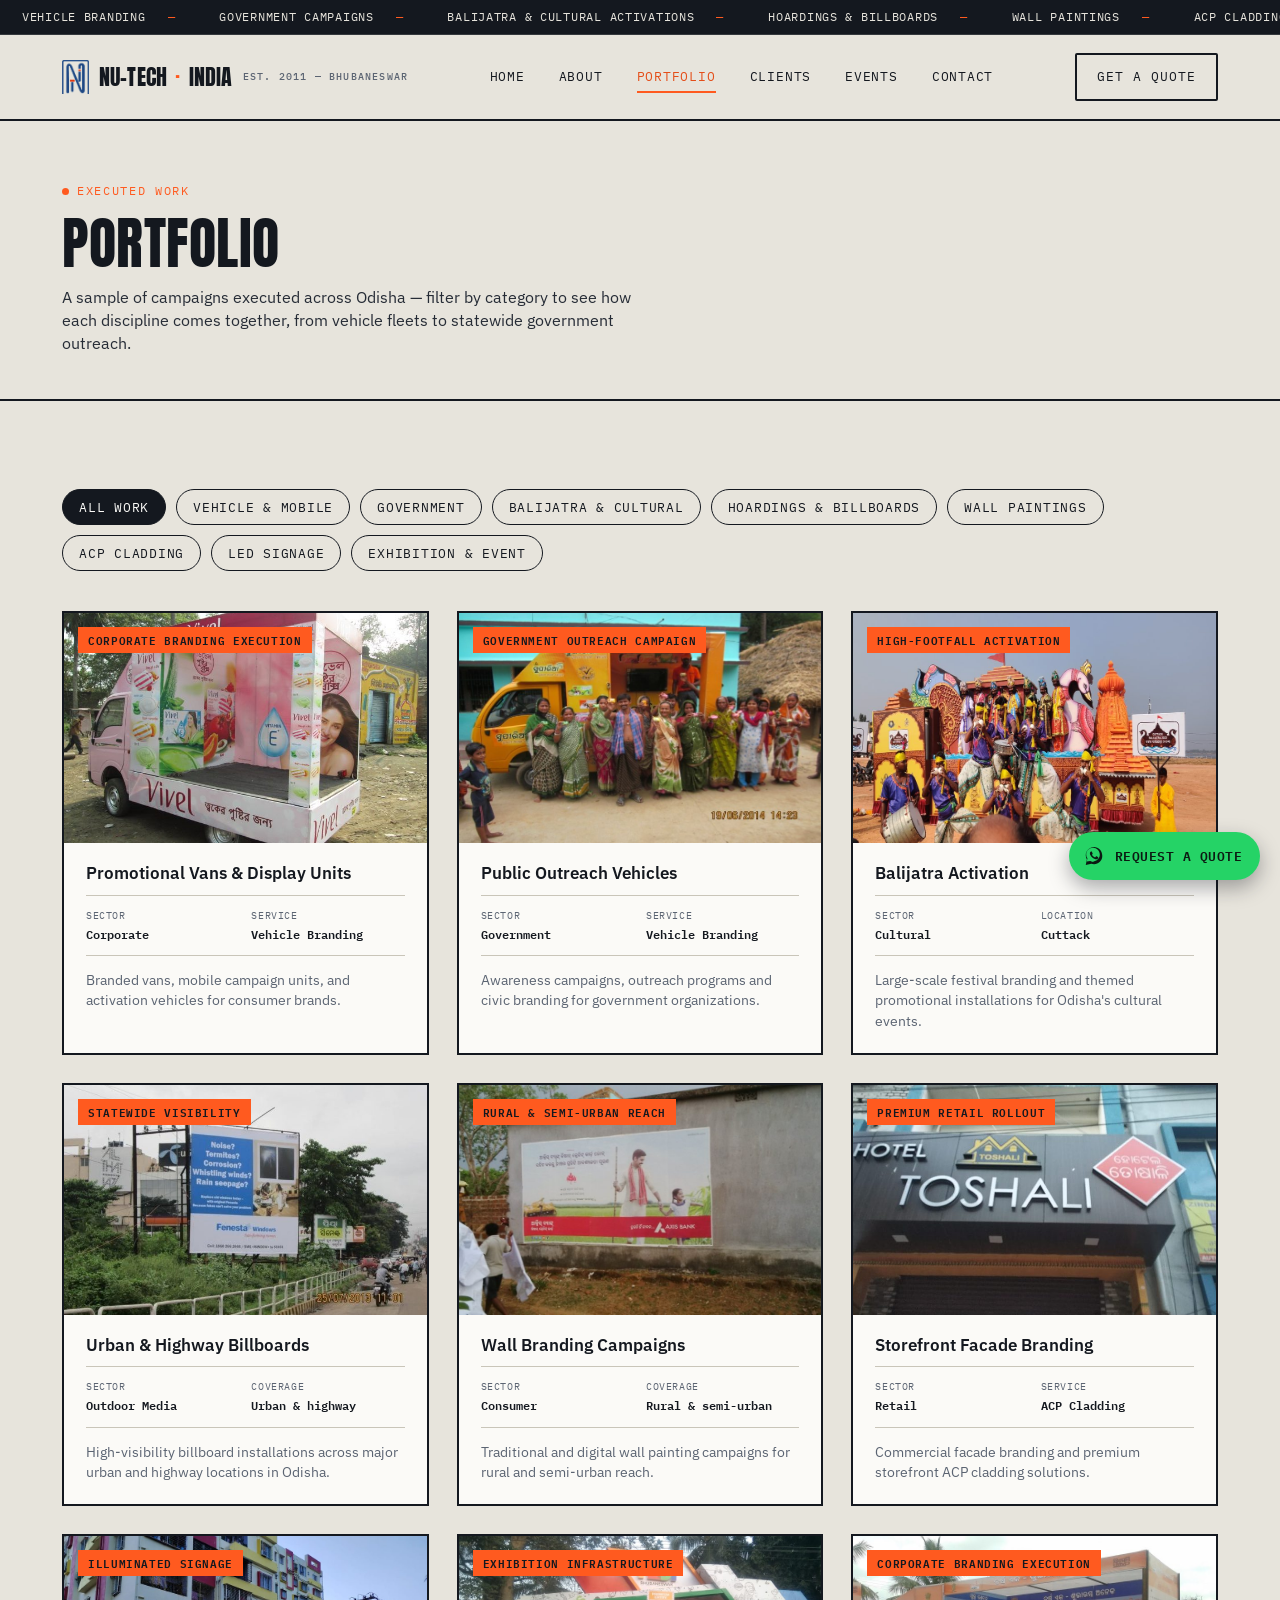
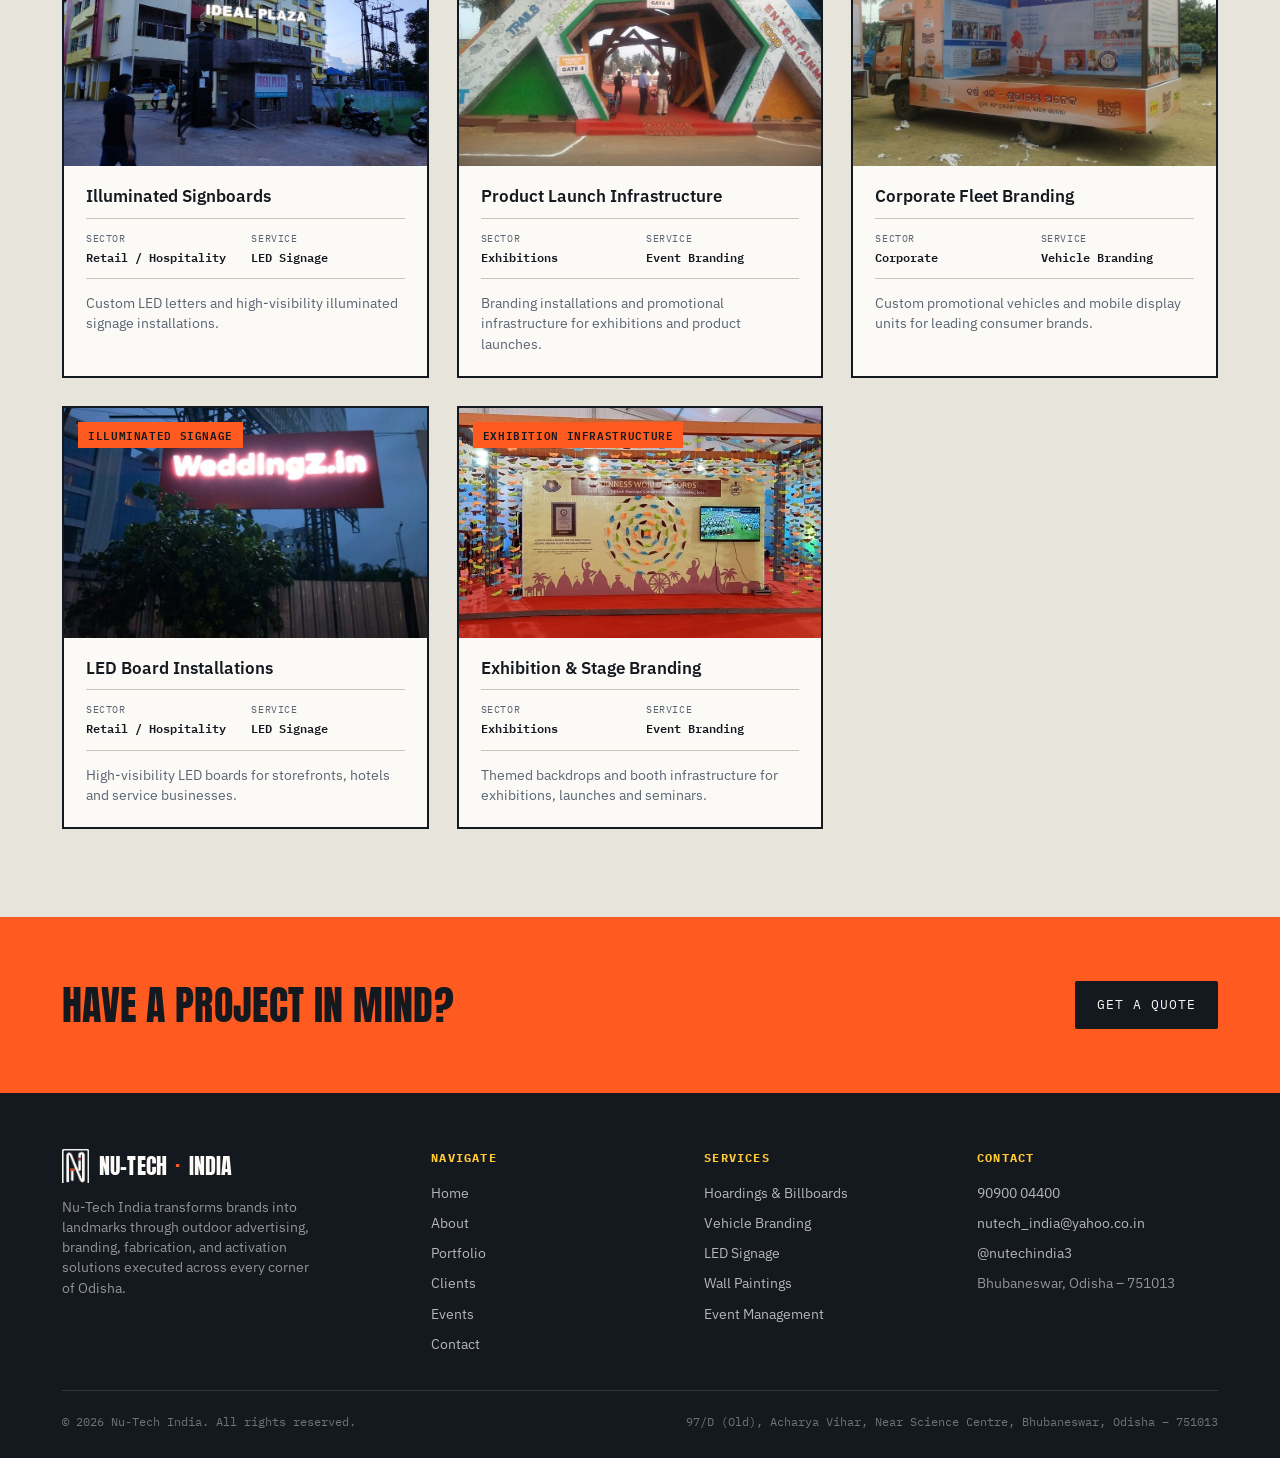
<file: portfolio.html>
<!doctype html>
<html lang="en">
<head>
<meta charset="UTF-8">
<meta name="viewport" content="width=device-width, initial-scale=1.0">
<link rel="icon" type="image/png" sizes="32x32" href="img/favicon-32.png">
<link rel="apple-touch-icon" href="img/favicon-180.png">
<title>Portfolio — Nu-Tech India</title>
<meta name="description" content="Explore Nu-Tech India's work across vehicle branding, government campaigns, Balijatra activations, hoardings, wall paintings, ACP cladding, LED signage and exhibition branding.">
<link rel="stylesheet" href="css/style.css">
</head>
<body>

<div class="topbar" aria-hidden="true">
  <div class="marquee-track">
    <span>VEHICLE BRANDING</span>
    <span>GOVERNMENT CAMPAIGNS</span>
    <span>BALIJATRA &amp; CULTURAL ACTIVATIONS</span>
    <span>HOARDINGS &amp; BILLBOARDS</span>
    <span>WALL PAINTINGS</span>
    <span>ACP CLADDING</span>
    <span>LED SIGNAGE</span>
    <span>EXHIBITION &amp; EVENT BRANDING</span>
  </div>
</div>

<header class="site-header">
  <div class="nav">
    <a href="index.html" class="logo"><img src="img/mark-color.png" alt="" class="mark"><span class="word">NU-TECH<span class="dot">·</span>INDIA</span><small>Est. 2011 — Bhubaneswar</small></a>
    <nav class="links" aria-label="Primary">
      <a href="index.html">Home</a>
      <a href="about.html">About</a>
      <a href="portfolio.html" aria-current="page">Portfolio</a>
      <a href="clients.html">Clients</a>
      <a href="events.html">Events</a>
      <a href="contact.html">Contact</a>
    </nav>
    <div class="nav-cta">
      <a href="contact.html" class="btn btn-ghost">Get a Quote</a>
      <button class="hamburger" aria-label="Open menu" aria-expanded="false"><span></span><span></span><span></span></button>
    </div>
  </div>
</header>

<main>
  <section class="page-hero">
    <div class="wrap">
      <span class="tag">Executed work</span>
      <h1>Portfolio</h1>
      <p>A sample of campaigns executed across Odisha — filter by category to see how each discipline comes together, from vehicle fleets to statewide government outreach.</p>
    </div>
  </section>

  <section>
    <div class="wrap">
      <div class="chip-row" role="group" aria-label="Filter portfolio by category">
        <button class="chip active" data-filter="all">All work</button>
        <button class="chip" data-filter="vehicle">Vehicle &amp; Mobile</button>
        <button class="chip" data-filter="govt">Government</button>
        <button class="chip" data-filter="cultural">Balijatra &amp; Cultural</button>
        <button class="chip" data-filter="hoarding">Hoardings &amp; Billboards</button>
        <button class="chip" data-filter="wall">Wall Paintings</button>
        <button class="chip" data-filter="acp">ACP Cladding</button>
        <button class="chip" data-filter="led">LED Signage</button>
        <button class="chip" data-filter="event">Exhibition &amp; Event</button>
      </div>

      <div class="case-grid port-grid">
        <div class="case-card" data-cat="vehicle">
          <div class="case-thumb"><span class="case-badge">Corporate Branding Execution</span><img src="img/vehicle-branding-1.jpg" alt="Branded promotional van, full-wrap design"></div>
          <div class="case-body">
            <h3>Promotional Vans &amp; Display Units</h3>
            <div class="case-meta"><div><span>Sector</span><b>Corporate</b></div><div><span>Service</span><b>Vehicle Branding</b></div></div>
            <p>Branded vans, mobile campaign units, and activation vehicles for consumer brands.</p>
          </div>
        </div>
        <div class="case-card" data-cat="govt">
          <div class="case-thumb"><span class="case-badge">Government Outreach Campaign</span><img src="img/govt-vehicle.jpg" alt="Government outreach vehicle branded for a public awareness campaign"></div>
          <div class="case-body">
            <h3>Public Outreach Vehicles</h3>
            <div class="case-meta"><div><span>Sector</span><b>Government</b></div><div><span>Service</span><b>Vehicle Branding</b></div></div>
            <p>Awareness campaigns, outreach programs and civic branding for government organizations.</p>
          </div>
        </div>
        <div class="case-card" data-cat="cultural">
          <div class="case-thumb"><span class="case-badge">High-Footfall Activation</span><img src="img/balijatra-2.jpg" alt="Decorated tableau for the Balijatra cultural festival"></div>
          <div class="case-body">
            <h3>Balijatra Activation</h3>
            <div class="case-meta"><div><span>Sector</span><b>Cultural</b></div><div><span>Location</span><b>Cuttack</b></div></div>
            <p>Large-scale festival branding and themed promotional installations for Odisha's cultural events.</p>
          </div>
        </div>
        <div class="case-card" data-cat="hoarding">
          <div class="case-thumb"><span class="case-badge">Statewide Visibility</span><img src="img/hoarding-1.jpg" alt="Roadside billboard structure installation"></div>
          <div class="case-body">
            <h3>Urban &amp; Highway Billboards</h3>
            <div class="case-meta"><div><span>Sector</span><b>Outdoor Media</b></div><div><span>Coverage</span><b>Urban &amp; highway</b></div></div>
            <p>High-visibility billboard installations across major urban and highway locations in Odisha.</p>
          </div>
        </div>
        <div class="case-card" data-cat="wall">
          <div class="case-thumb"><span class="case-badge">Rural &amp; Semi-Urban Reach</span><img src="img/wallpainting-2.jpg" alt="Wall painting advertisement on a roadside wall"></div>
          <div class="case-body">
            <h3>Wall Branding Campaigns</h3>
            <div class="case-meta"><div><span>Sector</span><b>Consumer</b></div><div><span>Coverage</span><b>Rural &amp; semi-urban</b></div></div>
            <p>Traditional and digital wall painting campaigns for rural and semi-urban reach.</p>
          </div>
        </div>
        <div class="case-card" data-cat="acp">
          <div class="case-thumb"><span class="case-badge">Premium Retail Rollout</span><img src="img/acp-2.jpg" alt="ACP cladding storefront facade branding"></div>
          <div class="case-body">
            <h3>Storefront Facade Branding</h3>
            <div class="case-meta"><div><span>Sector</span><b>Retail</b></div><div><span>Service</span><b>ACP Cladding</b></div></div>
            <p>Commercial facade branding and premium storefront ACP cladding solutions.</p>
          </div>
        </div>
        <div class="case-card" data-cat="led">
          <div class="case-thumb"><span class="case-badge">Illuminated Signage</span><img src="img/led-2.jpg" alt="Illuminated building signage at dusk"></div>
          <div class="case-body">
            <h3>Illuminated Signboards</h3>
            <div class="case-meta"><div><span>Sector</span><b>Retail / Hospitality</b></div><div><span>Service</span><b>LED Signage</b></div></div>
            <p>Custom LED letters and high-visibility illuminated signage installations.</p>
          </div>
        </div>
        <div class="case-card" data-cat="event">
          <div class="case-thumb"><span class="case-badge">Exhibition Infrastructure</span><img src="img/archgate-1.jpg" alt="Branded arch gate entrance at an event venue"></div>
          <div class="case-body">
            <h3>Product Launch Infrastructure</h3>
            <div class="case-meta"><div><span>Sector</span><b>Exhibitions</b></div><div><span>Service</span><b>Event Branding</b></div></div>
            <p>Branding installations and promotional infrastructure for exhibitions and product launches.</p>
          </div>
        </div>
        <div class="case-card" data-cat="vehicle">
          <div class="case-thumb"><span class="case-badge">Corporate Branding Execution</span><img src="img/vehicle-branding-2.jpg" alt="Corporate branded promotional vehicle"></div>
          <div class="case-body">
            <h3>Corporate Fleet Branding</h3>
            <div class="case-meta"><div><span>Sector</span><b>Corporate</b></div><div><span>Service</span><b>Vehicle Branding</b></div></div>
            <p>Custom promotional vehicles and mobile display units for leading consumer brands.</p>
          </div>
        </div>
        <div class="case-card" data-cat="led">
          <div class="case-thumb"><span class="case-badge">Illuminated Signage</span><img src="img/ledboard-2.jpg" alt="LED board signage installed above a storefront"></div>
          <div class="case-body">
            <h3>LED Board Installations</h3>
            <div class="case-meta"><div><span>Sector</span><b>Retail / Hospitality</b></div><div><span>Service</span><b>LED Signage</b></div></div>
            <p>High-visibility LED boards for storefronts, hotels and service businesses.</p>
          </div>
        </div>
        <div class="case-card" data-cat="event">
          <div class="case-thumb"><span class="case-badge">Exhibition Infrastructure</span><img src="img/event-2.jpg" alt="Branded stage backdrop for a promotional event"></div>
          <div class="case-body">
            <h3>Exhibition &amp; Stage Branding</h3>
            <div class="case-meta"><div><span>Sector</span><b>Exhibitions</b></div><div><span>Service</span><b>Event Branding</b></div></div>
            <p>Themed backdrops and booth infrastructure for exhibitions, launches and seminars.</p>
          </div>
        </div>
      </div>
    </div>
  </section>

  <div class="cta-band">
    <div class="wrap">
      <h2>Have a project in mind?</h2>
      <a href="contact.html" class="btn btn-solid">Get a Quote</a>
    </div>
  </div>
</main>

<footer>
  <div class="wrap">
    <div class="footer-grid">
      <div>
        <a href="index.html" class="logo"><img src="img/mark-white.png" alt="" class="mark"><span class="word">NU-TECH<span class="dot" style="color:var(--signal)">·</span>INDIA</span></a>
        <p>Nu-Tech India transforms brands into landmarks through outdoor advertising, branding, fabrication, and activation solutions executed across every corner of Odisha.</p>
      </div>
      <div>
        <h4>Navigate</h4>
        <ul>
          <li><a href="index.html">Home</a></li>
          <li><a href="about.html">About</a></li>
          <li><a href="portfolio.html">Portfolio</a></li>
          <li><a href="clients.html">Clients</a></li>
          <li><a href="events.html">Events</a></li>
          <li><a href="contact.html">Contact</a></li>
        </ul>
      </div>
      <div>
        <h4>Services</h4>
        <ul>
          <li><a href="portfolio.html">Hoardings &amp; Billboards</a></li>
          <li><a href="portfolio.html">Vehicle Branding</a></li>
          <li><a href="portfolio.html">LED Signage</a></li>
          <li><a href="portfolio.html">Wall Paintings</a></li>
          <li><a href="events.html">Event Management</a></li>
        </ul>
      </div>
      <div>
        <h4>Contact</h4>
        <ul>
          <li><a href="tel:9090004400">90900 04400</a></li>
          <li><a href="mailto:nutech_india@yahoo.co.in">nutech_india@yahoo.co.in</a></li>
          <li><a href="https://instagram.com/nutechindia3">@nutechindia3</a></li>
          <li style="color:rgba(251,250,247,0.55)">Bhubaneswar, Odisha – 751013</li>
        </ul>
      </div>
    </div>
    <div class="foot-bottom">
      <span>© 2026 Nu-Tech India. All rights reserved.</span>
      <span>97/D (Old), Acharya Vihar, Near Science Centre, Bhubaneswar, Odisha – 751013</span>
    </div>
  </div>
</footer>

<script src="js/main.js"></script>
</body>
</html>
</file>
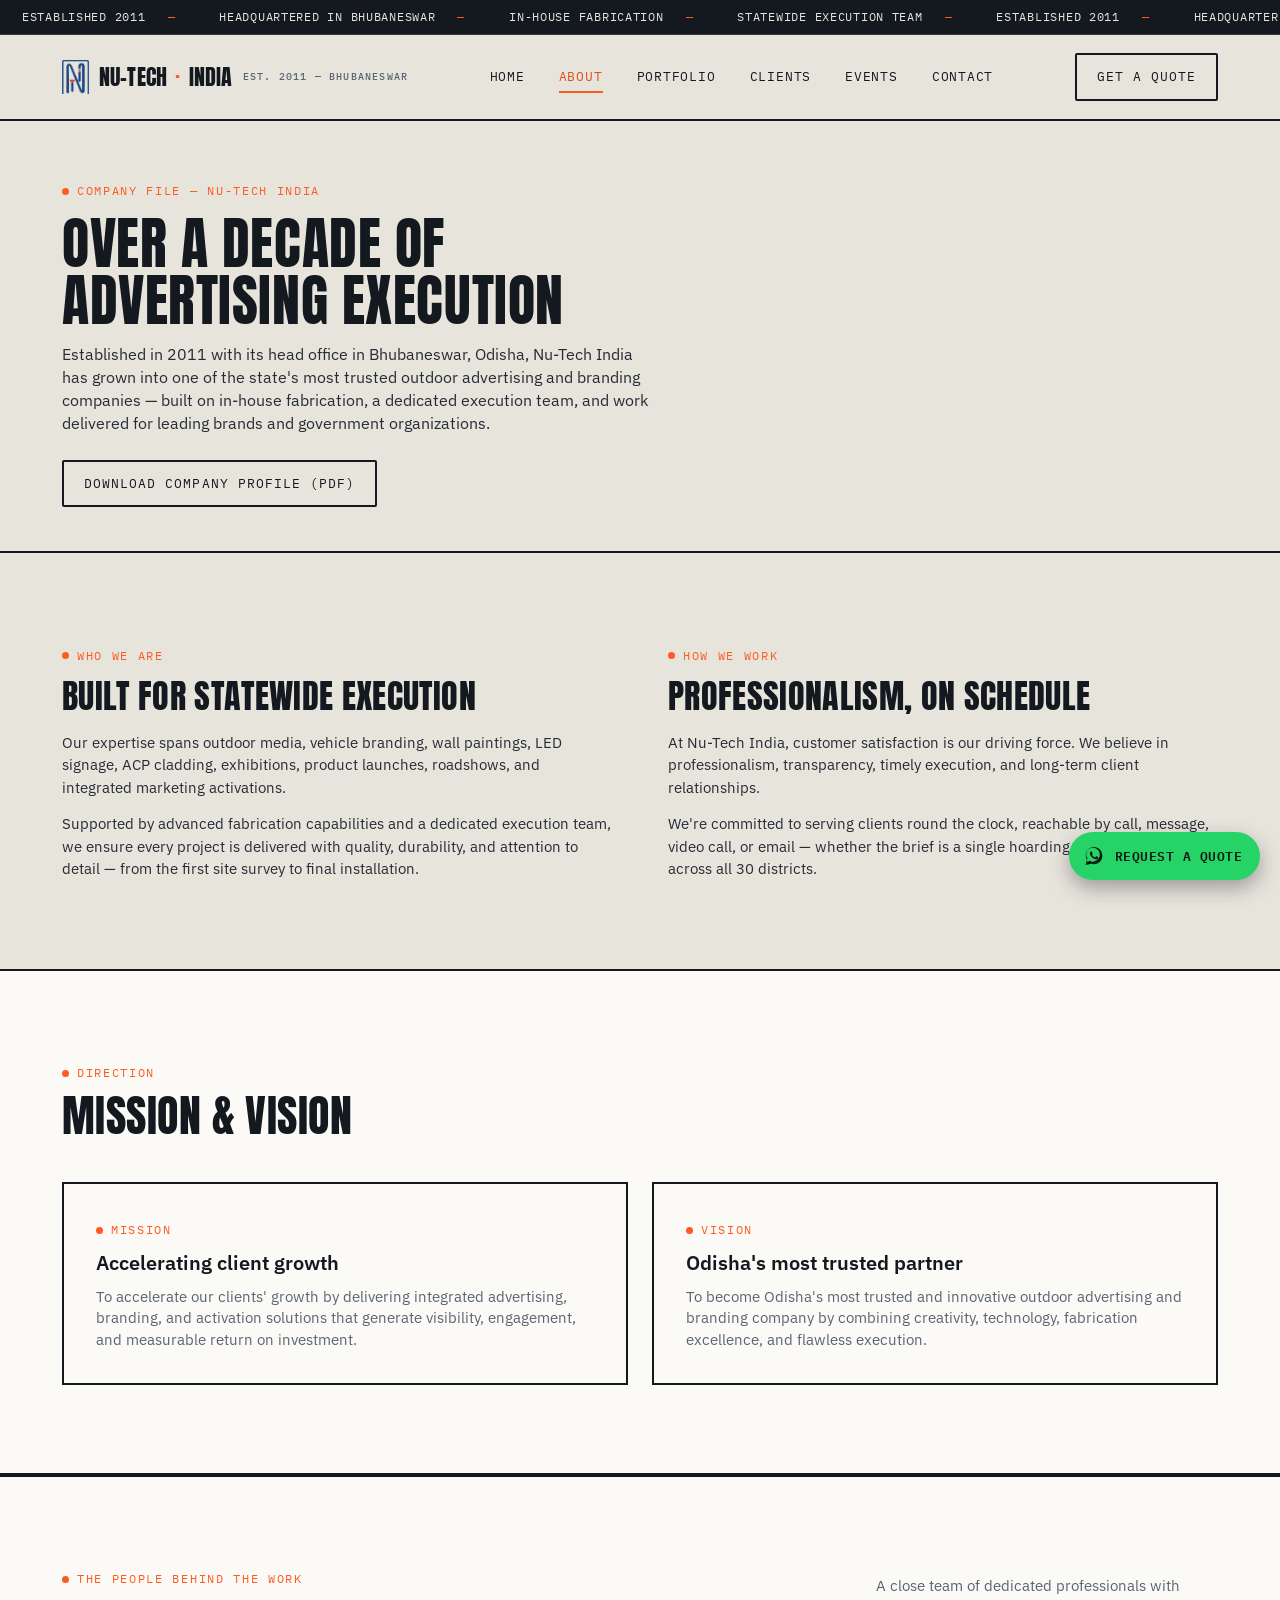
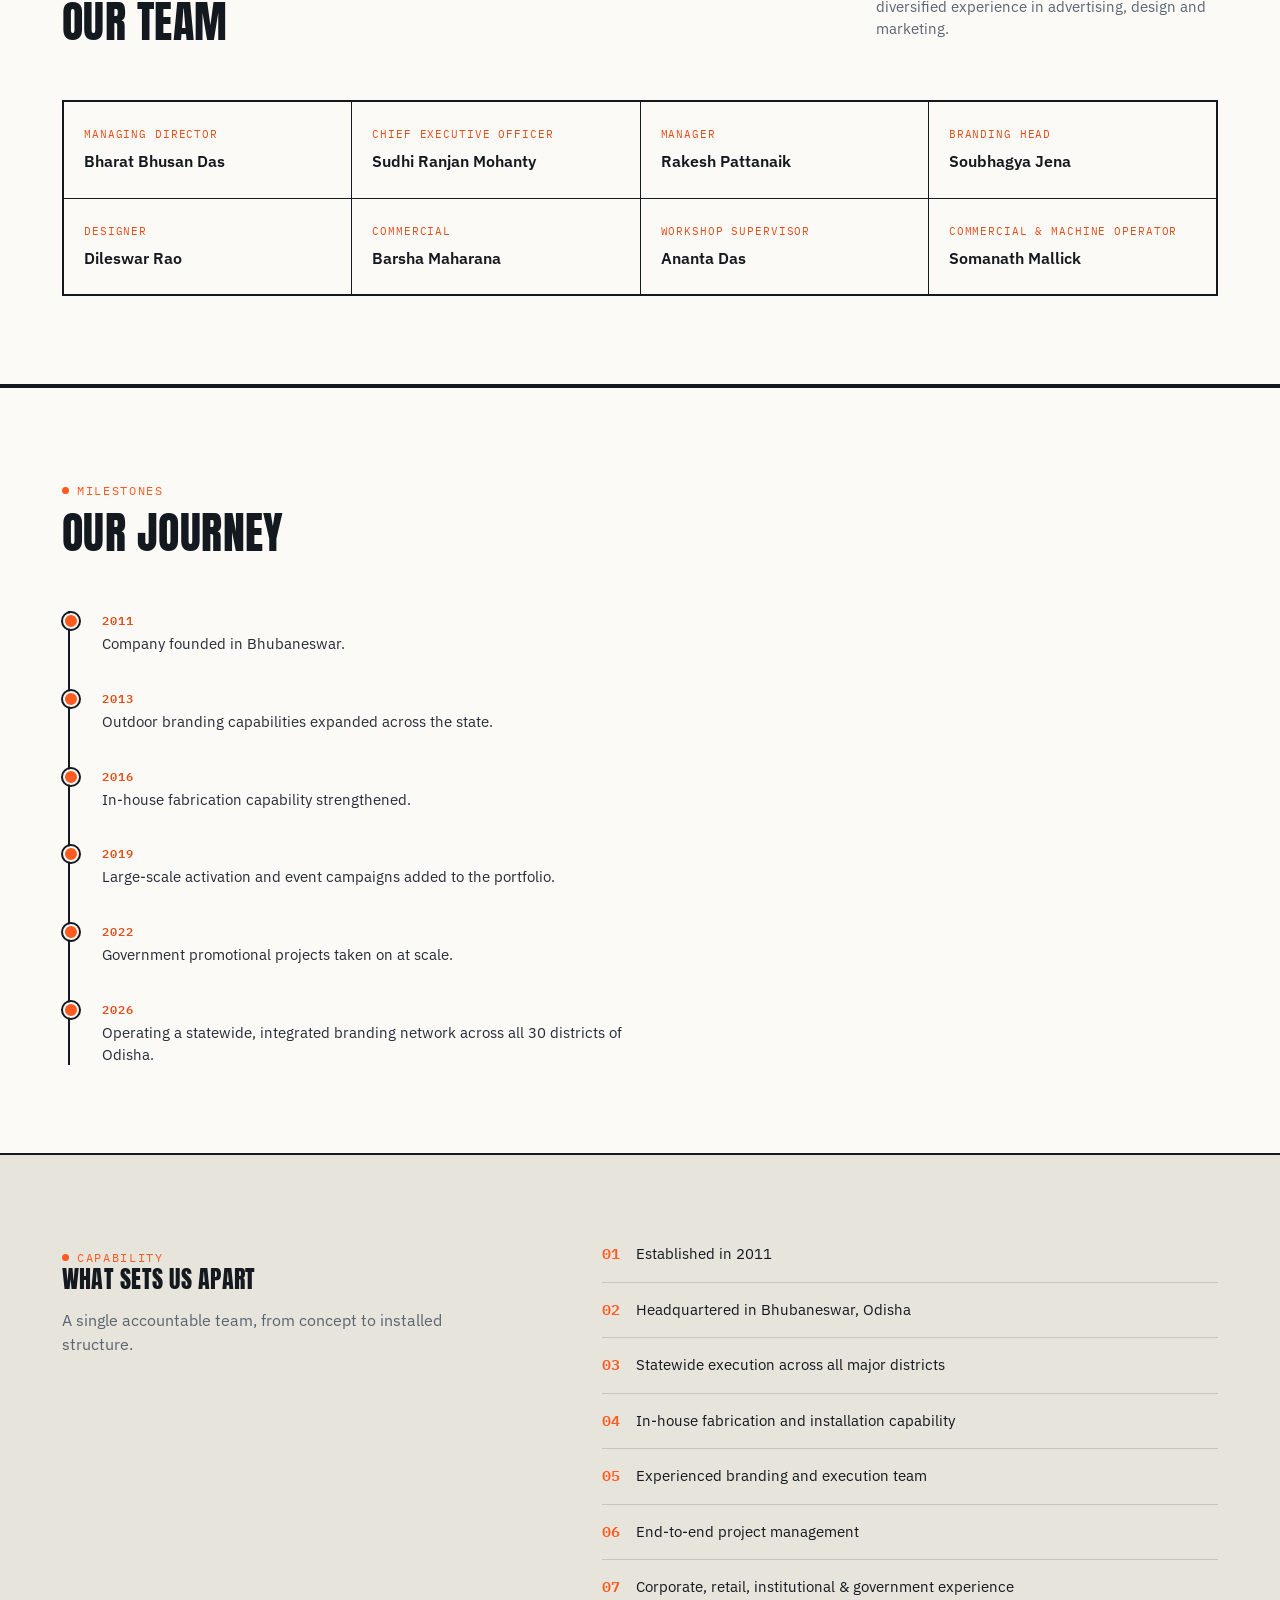
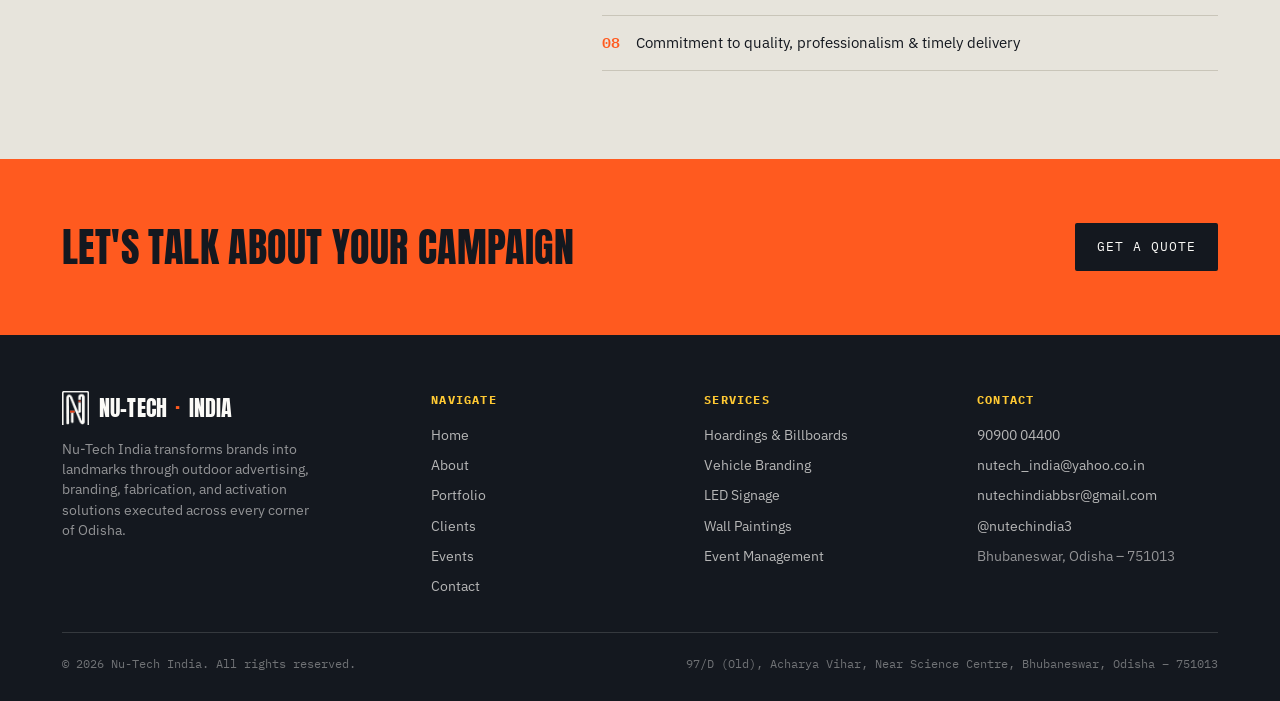
<file: nutech-india-website-v7/about.html>
<!doctype html>
<html lang="en">
<head>
<meta charset="UTF-8">
<meta name="viewport" content="width=device-width, initial-scale=1.0">
<link rel="icon" type="image/png" sizes="32x32" href="img/favicon-32.png">
<link rel="apple-touch-icon" href="img/favicon-180.png">
<title>About — Nu-Tech India</title>
<meta name="description" content="Established in 2011 and headquartered in Bhubaneswar, Nu-Tech India delivers outdoor advertising, branding, fabrication and promotional solutions across Odisha.">
<link rel="stylesheet" href="css/style.css">
</head>
<body>

<div class="topbar" aria-hidden="true">
  <div class="marquee-track">
    <span>ESTABLISHED 2011</span>
    <span>HEADQUARTERED IN BHUBANESWAR</span>
    <span>IN-HOUSE FABRICATION</span>
    <span>STATEWIDE EXECUTION TEAM</span>
  </div>
</div>

<header class="site-header">
  <div class="nav">
    <a href="index.html" class="logo"><img src="img/mark-color.png" alt="" class="mark"><span class="word">NU-TECH<span class="dot">·</span>INDIA</span><small>Est. 2011 — Bhubaneswar</small></a>
    <nav class="links" aria-label="Primary">
      <a href="index.html">Home</a>
      <a href="about.html" aria-current="page">About</a>
      <a href="portfolio.html">Portfolio</a>
      <a href="clients.html">Clients</a>
      <a href="events.html">Events</a>
      <a href="contact.html">Contact</a>
    </nav>
    <div class="nav-cta">
      <a href="contact.html" class="btn btn-ghost">Get a Quote</a>
      <button class="hamburger" aria-label="Open menu" aria-expanded="false"><span></span><span></span><span></span></button>
    </div>
  </div>
</header>

<main>
  <section class="page-hero">
    <div class="wrap">
      <span class="tag">Company file — Nu-Tech India</span>
      <h1>Over a decade of<br>advertising execution</h1>
      <p>Established in 2011 with its head office in Bhubaneswar, Odisha, Nu-Tech India has grown into one of the state's most trusted outdoor advertising and branding companies — built on in-house fabrication, a dedicated execution team, and work delivered for leading brands and government organizations.</p>
      <a href="files/nu-tech-india-company-profile.pdf" class="btn btn-ghost" style="margin-top:24px;" download>Download Company Profile (PDF)</a>
    </div>
  </section>

  <section>
    <div class="wrap two-col">
      <div>
        <span class="tag">Who we are</span>
        <h2 style="font-size:clamp(24px,3vw,34px); margin:14px 0 18px;">Built for statewide execution</h2>
        <p>Our expertise spans outdoor media, vehicle branding, wall paintings, LED signage, ACP cladding, exhibitions, product launches, roadshows, and integrated marketing activations.</p>
        <p>Supported by advanced fabrication capabilities and a dedicated execution team, we ensure every project is delivered with quality, durability, and attention to detail — from the first site survey to final installation.</p>
      </div>
      <div>
        <span class="tag">How we work</span>
        <h2 style="font-size:clamp(24px,3vw,34px); margin:14px 0 18px;">Professionalism, on schedule</h2>
        <p>At Nu-Tech India, customer satisfaction is our driving force. We believe in professionalism, transparency, timely execution, and long-term client relationships.</p>
        <p>We're committed to serving clients round the clock, reachable by call, message, video call, or email — whether the brief is a single hoarding or a statewide rollout across all 30 districts.</p>
      </div>
    </div>
  </section>

  <section style="background:var(--paper); border-top:2px solid var(--ink); border-bottom:2px solid var(--ink);">
    <div class="wrap">
      <div class="section-head" style="border-bottom:none; margin-bottom:0;">
        <div><span class="tag">Direction</span><h2>Mission &amp; vision</h2></div>
      </div>
      <div class="pillar-row">
        <div class="pillar-card">
          <span class="tag">Mission</span>
          <h3>Accelerating client growth</h3>
          <p>To accelerate our clients' growth by delivering integrated advertising, branding, and activation solutions that generate visibility, engagement, and measurable return on investment.</p>
        </div>
        <div class="pillar-card">
          <span class="tag">Vision</span>
          <h3>Odisha's most trusted partner</h3>
          <p>To become Odisha's most trusted and innovative outdoor advertising and branding company by combining creativity, technology, fabrication excellence, and flawless execution.</p>
        </div>
      </div>
    </div>
  </section>

  <section style="background:var(--paper); border-top:2px solid var(--ink); border-bottom:2px solid var(--ink);">
    <div class="wrap">
      <div class="section-head" style="border-bottom:none; margin-bottom:36px;">
        <div><span class="tag">The people behind the work</span><h2>Our team</h2></div>
        <p class="desc">A close team of dedicated professionals with diversified experience in advertising, design and marketing.</p>
      </div>
      <div class="team-grid">
        <div class="team-card"><div class="role">Managing Director</div><div class="name">Bharat Bhusan Das</div></div>
        <div class="team-card"><div class="role">Chief Executive Officer</div><div class="name">Sudhi Ranjan Mohanty</div></div>
        <div class="team-card"><div class="role">Manager</div><div class="name">Rakesh Pattanaik</div></div>
        <div class="team-card"><div class="role">Branding Head</div><div class="name">Soubhagya Jena</div></div>
        <div class="team-card"><div class="role">Designer</div><div class="name">Dileswar Rao</div></div>
        <div class="team-card"><div class="role">Commercial</div><div class="name">Barsha Maharana</div></div>
        <div class="team-card"><div class="role">Workshop Supervisor</div><div class="name">Ananta Das</div></div>
        <div class="team-card"><div class="role">Commercial &amp; Machine Operator</div><div class="name">Somanath Mallick</div></div>
      </div>
    </div>
  </section>

  <section style="background:var(--paper); border-top:2px solid var(--ink); border-bottom:2px solid var(--ink);">
    <div class="wrap">
      <div class="section-head" style="border-bottom:none; margin-bottom:36px;">
        <div><span class="tag">Milestones</span><h2>Our journey</h2></div>
      </div>
      <div class="timeline">
        <div class="tl-item"><div class="tl-year">2011</div><p>Company founded in Bhubaneswar.</p></div>
        <div class="tl-item"><div class="tl-year">2013</div><p>Outdoor branding capabilities expanded across the state.</p></div>
        <div class="tl-item"><div class="tl-year">2016</div><p>In-house fabrication capability strengthened.</p></div>
        <div class="tl-item"><div class="tl-year">2019</div><p>Large-scale activation and event campaigns added to the portfolio.</p></div>
        <div class="tl-item"><div class="tl-year">2022</div><p>Government promotional projects taken on at scale.</p></div>
        <div class="tl-item"><div class="tl-year">2026</div><p>Operating a statewide, integrated branding network across all 30 districts of Odisha.</p></div>
      </div>
    </div>
  </section>

  <section>
    <div class="wrap why-grid">
      <div>
        <span class="tag">Capability</span>
        <h2>What sets us apart</h2>
        <p style="color:var(--steel); margin-top:16px; max-width:44ch;">A single accountable team, from concept to installed structure.</p>
      </div>
      <ul class="why-list">
        <li><span class="mark">01</span> Established in 2011</li>
        <li><span class="mark">02</span> Headquartered in Bhubaneswar, Odisha</li>
        <li><span class="mark">03</span> Statewide execution across all major districts</li>
        <li><span class="mark">04</span> In-house fabrication and installation capability</li>
        <li><span class="mark">05</span> Experienced branding and execution team</li>
        <li><span class="mark">06</span> End-to-end project management</li>
        <li><span class="mark">07</span> Corporate, retail, institutional &amp; government experience</li>
        <li><span class="mark">08</span> Commitment to quality, professionalism &amp; timely delivery</li>
      </ul>
    </div>
  </section>

  <div class="cta-band">
    <div class="wrap">
      <h2>Let's talk about your campaign</h2>
      <a href="contact.html" class="btn btn-solid">Get a Quote</a>
    </div>
  </div>
</main>

<footer>
  <div class="wrap">
    <div class="footer-grid">
      <div>
        <a href="index.html" class="logo"><img src="img/mark-white.png" alt="" class="mark"><span class="word">NU-TECH<span class="dot" style="color:var(--signal)">·</span>INDIA</span></a>
        <p>Nu-Tech India transforms brands into landmarks through outdoor advertising, branding, fabrication, and activation solutions executed across every corner of Odisha.</p>
      </div>
      <div>
        <h4>Navigate</h4>
        <ul>
          <li><a href="index.html">Home</a></li>
          <li><a href="about.html">About</a></li>
          <li><a href="portfolio.html">Portfolio</a></li>
          <li><a href="clients.html">Clients</a></li>
          <li><a href="events.html">Events</a></li>
          <li><a href="contact.html">Contact</a></li>
        </ul>
      </div>
      <div>
        <h4>Services</h4>
        <ul>
          <li><a href="portfolio.html">Hoardings &amp; Billboards</a></li>
          <li><a href="portfolio.html">Vehicle Branding</a></li>
          <li><a href="portfolio.html">LED Signage</a></li>
          <li><a href="portfolio.html">Wall Paintings</a></li>
          <li><a href="events.html">Event Management</a></li>
        </ul>
      </div>
      <div>
        <h4>Contact</h4>
        <ul>
          <li><a href="tel:9090004400">90900 04400</a></li>
          <li><a href="mailto:nutech_india@yahoo.co.in">nutech_india@yahoo.co.in</a></li>
          <li><a href="mailto:nutechindiabbsr@gmail.com">nutechindiabbsr@gmail.com</a></li>
          <li><a href="https://instagram.com/nutechindia3">@nutechindia3</a></li>
          <li style="color:rgba(251,250,247,0.55)">Bhubaneswar, Odisha – 751013</li>
        </ul>
      </div>
    </div>
    <div class="foot-bottom">
      <span>© 2026 Nu-Tech India. All rights reserved.</span>
      <span>97/D (Old), Acharya Vihar, Near Science Centre, Bhubaneswar, Odisha – 751013</span>
    </div>
  </div>
</footer>

<script src="js/main.js?v=7"></script>
</body>
</html>
</file>
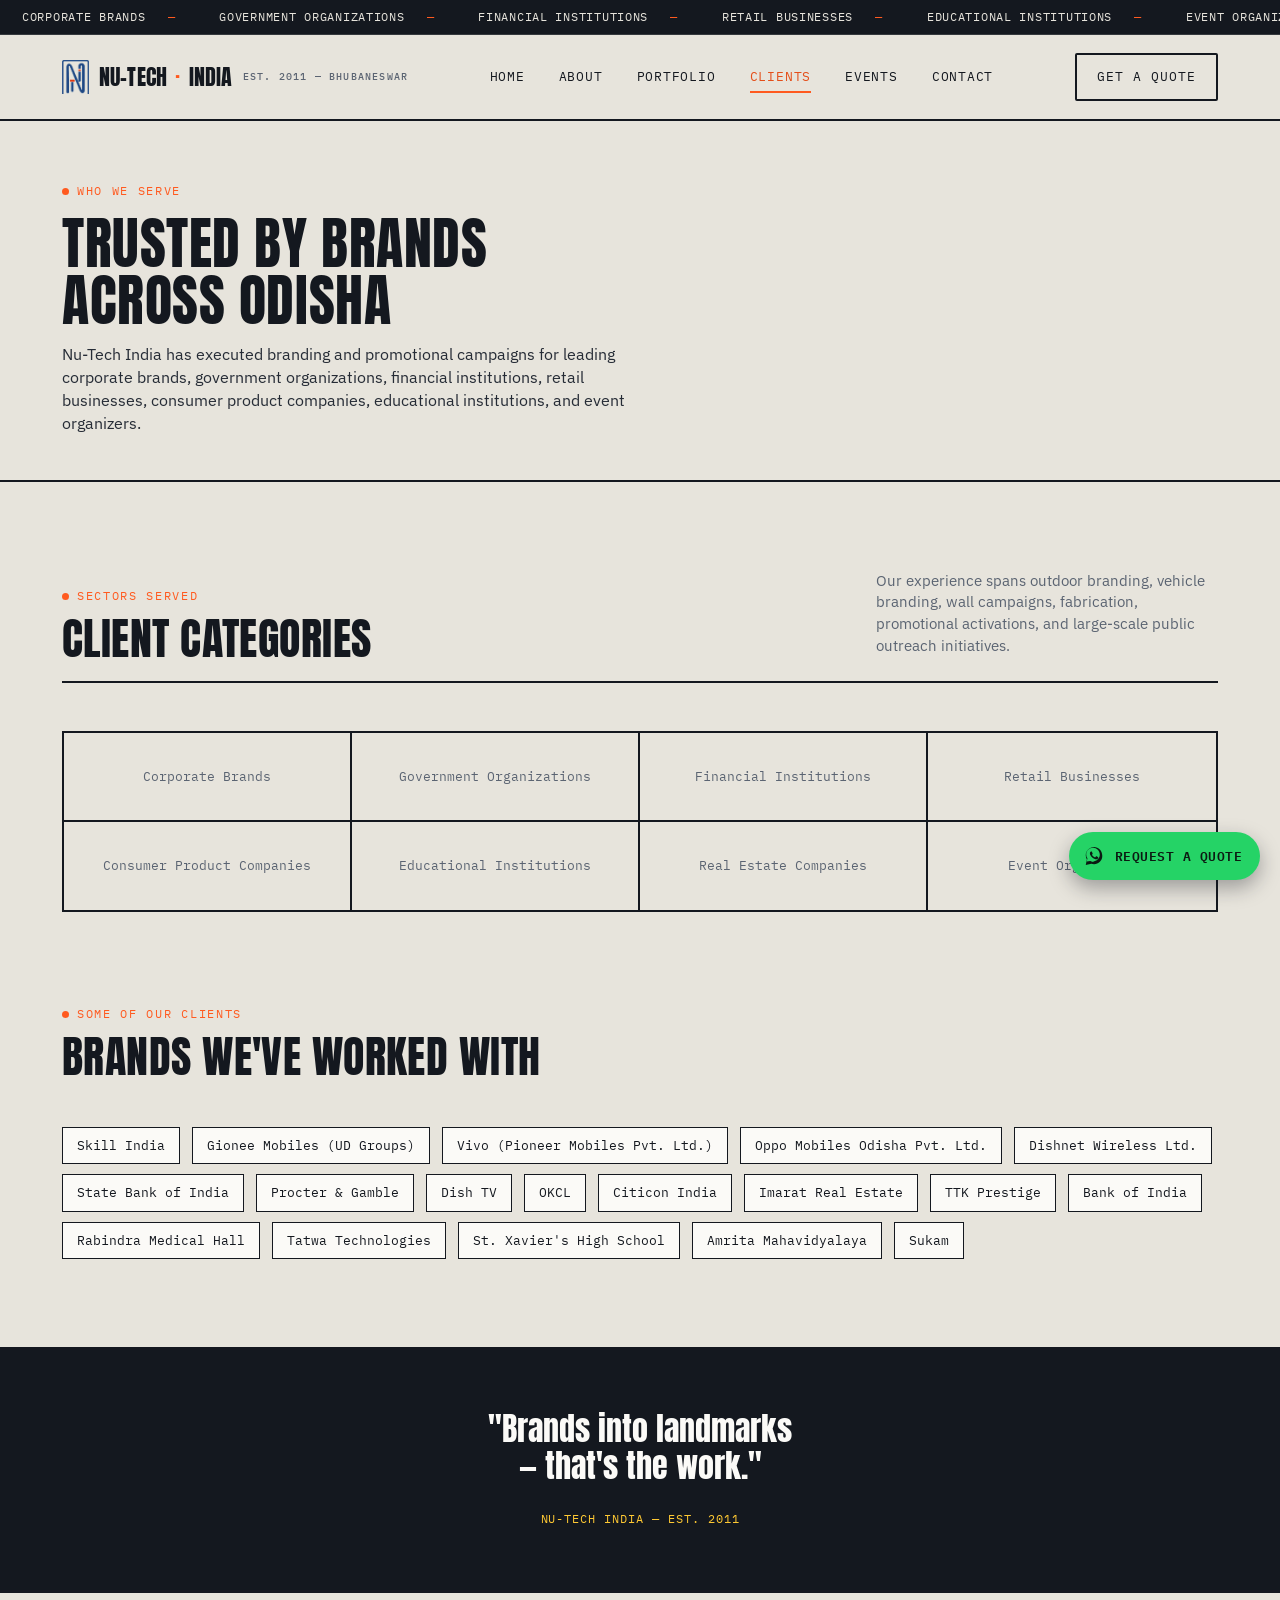
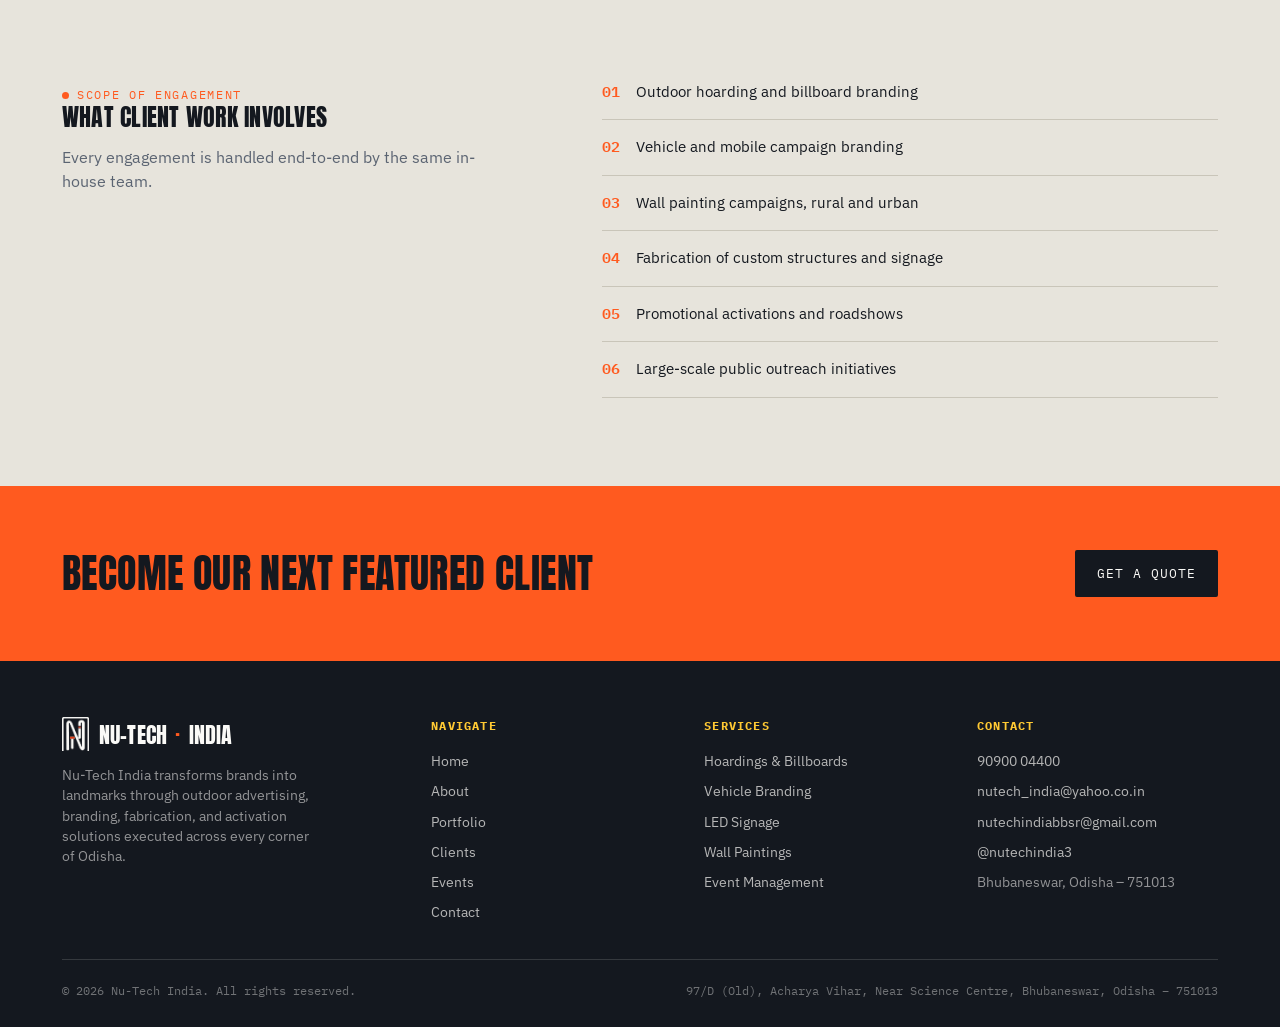
<file: nutech-india-website-v7/clients.html>
<!doctype html>
<html lang="en">
<head>
<meta charset="UTF-8">
<meta name="viewport" content="width=device-width, initial-scale=1.0">
<link rel="icon" type="image/png" sizes="32x32" href="img/favicon-32.png">
<link rel="apple-touch-icon" href="img/favicon-180.png">
<title>Clients — Nu-Tech India</title>
<meta name="description" content="Nu-Tech India has executed branding and promotional campaigns for corporate brands, government organizations, financial institutions, retail businesses and educational institutions across Odisha.">
<link rel="stylesheet" href="css/style.css">
</head>
<body>

<div class="topbar" aria-hidden="true">
  <div class="marquee-track">
    <span>CORPORATE BRANDS</span>
    <span>GOVERNMENT ORGANIZATIONS</span>
    <span>FINANCIAL INSTITUTIONS</span>
    <span>RETAIL BUSINESSES</span>
    <span>EDUCATIONAL INSTITUTIONS</span>
    <span>EVENT ORGANIZERS</span>
  </div>
</div>

<header class="site-header">
  <div class="nav">
    <a href="index.html" class="logo"><img src="img/mark-color.png" alt="" class="mark"><span class="word">NU-TECH<span class="dot">·</span>INDIA</span><small>Est. 2011 — Bhubaneswar</small></a>
    <nav class="links" aria-label="Primary">
      <a href="index.html">Home</a>
      <a href="about.html">About</a>
      <a href="portfolio.html">Portfolio</a>
      <a href="clients.html" aria-current="page">Clients</a>
      <a href="events.html">Events</a>
      <a href="contact.html">Contact</a>
    </nav>
    <div class="nav-cta">
      <a href="contact.html" class="btn btn-ghost">Get a Quote</a>
      <button class="hamburger" aria-label="Open menu" aria-expanded="false"><span></span><span></span><span></span></button>
    </div>
  </div>
</header>

<main>
  <section class="page-hero">
    <div class="wrap">
      <span class="tag">Who we serve</span>
      <h1>Trusted by brands<br>across Odisha</h1>
      <p>Nu-Tech India has executed branding and promotional campaigns for leading corporate brands, government organizations, financial institutions, retail businesses, consumer product companies, educational institutions, and event organizers.</p>
    </div>
  </section>

  <section>
    <div class="wrap">
      <div class="section-head">
        <div><span class="tag">Sectors served</span><h2>Client categories</h2></div>
        <p class="desc">Our experience spans outdoor branding, vehicle branding, wall campaigns, fabrication, promotional activations, and large-scale public outreach initiatives.</p>
      </div>
      <div class="client-strip">
        <div class="client-cell">Corporate Brands</div>
        <div class="client-cell">Government Organizations</div>
        <div class="client-cell">Financial Institutions</div>
        <div class="client-cell">Retail Businesses</div>
        <div class="client-cell">Consumer Product Companies</div>
        <div class="client-cell">Educational Institutions</div>
        <div class="client-cell">Real Estate Companies</div>
        <div class="client-cell">Event Organizers</div>
      </div>
    </div>
  </section>

  <section style="padding-top:0;">
    <div class="wrap">
      <div class="section-head" style="border-bottom:none; margin-bottom:0;">
        <div><span class="tag">Some of our clients</span><h2>Brands we've worked with</h2></div>
      </div>
      <div class="client-tags">
        <span>Skill India</span>
        <span>Gionee Mobiles (UD Groups)</span>
        <span>Vivo (Pioneer Mobiles Pvt. Ltd.)</span>
        <span>Oppo Mobiles Odisha Pvt. Ltd.</span>
        <span>Dishnet Wireless Ltd.</span>
        <span>State Bank of India</span>
        <span>Procter &amp; Gamble</span>
        <span>Dish TV</span>
        <span>OKCL</span>
        <span>Citicon India</span>
        <span>Imarat Real Estate</span>
        <span>TTK Prestige</span>
        <span>Bank of India</span>
        <span>Rabindra Medical Hall</span>
        <span>Tatwa Technologies</span>
        <span>St. Xavier's High School</span>
        <span>Amrita Mahavidyalaya</span>
        <span>Sukam</span>
      </div>
    </div>
  </section>

  <div class="testimonial-band">
    <div class="wrap">
      <blockquote>"Brands into landmarks — that's the work."</blockquote>
      <cite>Nu-Tech India — Est. 2011</cite>
    </div>
  </div>

  <section>
    <div class="wrap why-grid">
      <div>
        <span class="tag">Scope of engagement</span>
        <h2>What client work involves</h2>
        <p style="color:var(--steel); margin-top:16px; max-width:44ch;">Every engagement is handled end-to-end by the same in-house team.</p>
      </div>
      <ul class="why-list">
        <li><span class="mark">01</span> Outdoor hoarding and billboard branding</li>
        <li><span class="mark">02</span> Vehicle and mobile campaign branding</li>
        <li><span class="mark">03</span> Wall painting campaigns, rural and urban</li>
        <li><span class="mark">04</span> Fabrication of custom structures and signage</li>
        <li><span class="mark">05</span> Promotional activations and roadshows</li>
        <li><span class="mark">06</span> Large-scale public outreach initiatives</li>
      </ul>
    </div>
  </section>

  <div class="cta-band">
    <div class="wrap">
      <h2>Become our next featured client</h2>
      <a href="contact.html" class="btn btn-solid">Get a Quote</a>
    </div>
  </div>
</main>

<footer>
  <div class="wrap">
    <div class="footer-grid">
      <div>
        <a href="index.html" class="logo"><img src="img/mark-white.png" alt="" class="mark"><span class="word">NU-TECH<span class="dot" style="color:var(--signal)">·</span>INDIA</span></a>
        <p>Nu-Tech India transforms brands into landmarks through outdoor advertising, branding, fabrication, and activation solutions executed across every corner of Odisha.</p>
      </div>
      <div>
        <h4>Navigate</h4>
        <ul>
          <li><a href="index.html">Home</a></li>
          <li><a href="about.html">About</a></li>
          <li><a href="portfolio.html">Portfolio</a></li>
          <li><a href="clients.html">Clients</a></li>
          <li><a href="events.html">Events</a></li>
          <li><a href="contact.html">Contact</a></li>
        </ul>
      </div>
      <div>
        <h4>Services</h4>
        <ul>
          <li><a href="portfolio.html">Hoardings &amp; Billboards</a></li>
          <li><a href="portfolio.html">Vehicle Branding</a></li>
          <li><a href="portfolio.html">LED Signage</a></li>
          <li><a href="portfolio.html">Wall Paintings</a></li>
          <li><a href="events.html">Event Management</a></li>
        </ul>
      </div>
      <div>
        <h4>Contact</h4>
        <ul>
          <li><a href="tel:9090004400">90900 04400</a></li>
          <li><a href="mailto:nutech_india@yahoo.co.in">nutech_india@yahoo.co.in</a></li>
          <li><a href="mailto:nutechindiabbsr@gmail.com">nutechindiabbsr@gmail.com</a></li>
          <li><a href="https://instagram.com/nutechindia3">@nutechindia3</a></li>
          <li style="color:rgba(251,250,247,0.55)">Bhubaneswar, Odisha – 751013</li>
        </ul>
      </div>
    </div>
    <div class="foot-bottom">
      <span>© 2026 Nu-Tech India. All rights reserved.</span>
      <span>97/D (Old), Acharya Vihar, Near Science Centre, Bhubaneswar, Odisha – 751013</span>
    </div>
  </div>
</footer>

<script src="js/main.js?v=7"></script>
</body>
</html>
</file>
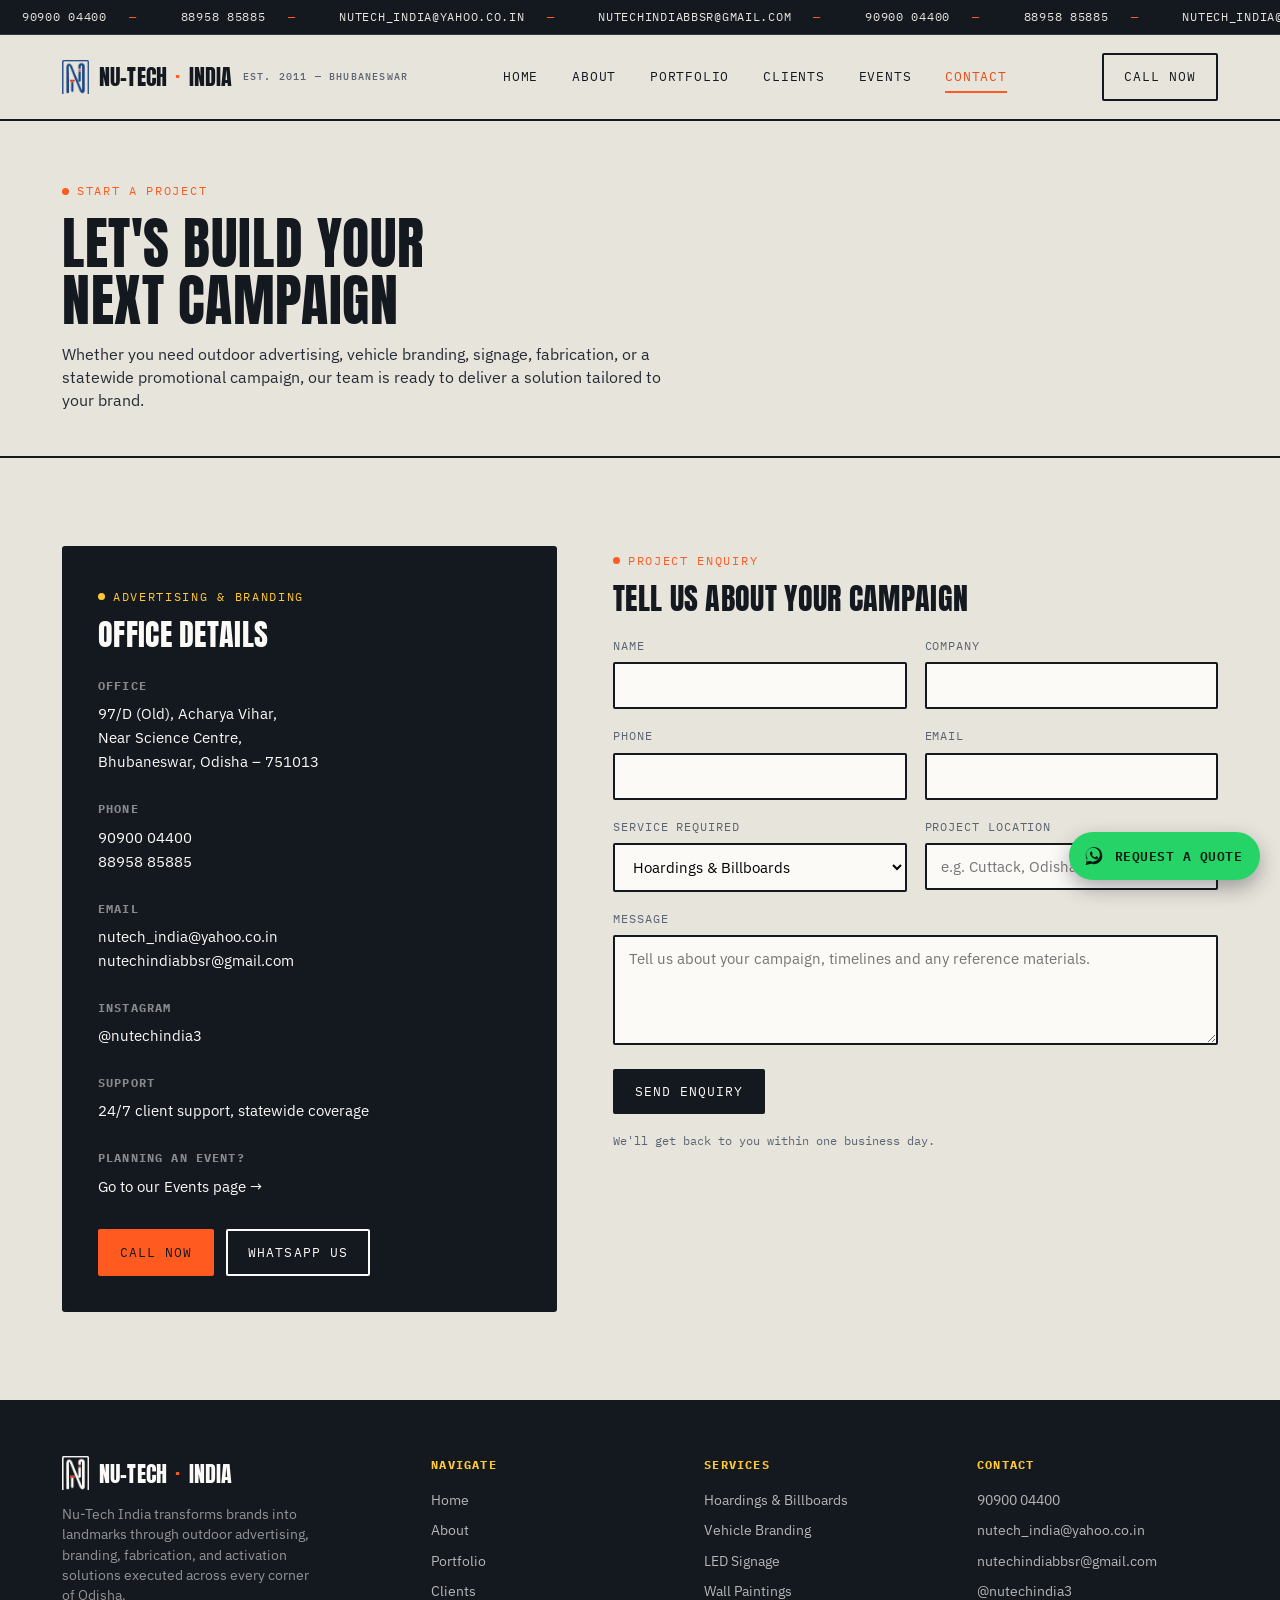
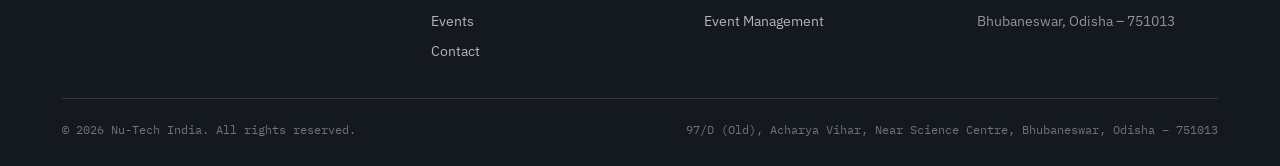
<file: nutech-india-website-v7/contact.html>
<!doctype html>
<html lang="en">
<head>
<meta charset="UTF-8">
<meta name="viewport" content="width=device-width, initial-scale=1.0">
<link rel="icon" type="image/png" sizes="32x32" href="img/favicon-32.png">
<link rel="apple-touch-icon" href="img/favicon-180.png">
<title>Contact — Nu-Tech India</title>
<meta name="description" content="Get a quote from Nu-Tech India — outdoor advertising, branding, fabrication and activation across Odisha. Call, email or send an enquiry.">
<link rel="stylesheet" href="css/style.css">
</head>
<body>

<div class="topbar" aria-hidden="true">
  <div class="marquee-track">
    <span>90900 04400</span>
    <span>88958 85885</span>
    <span>NUTECH_INDIA@YAHOO.CO.IN</span>
    <span>NUTECHINDIABBSR@GMAIL.COM</span>
  </div>
</div>

<header class="site-header">
  <div class="nav">
    <a href="index.html" class="logo"><img src="img/mark-color.png" alt="" class="mark"><span class="word">NU-TECH<span class="dot">·</span>INDIA</span><small>Est. 2011 — Bhubaneswar</small></a>
    <nav class="links" aria-label="Primary">
      <a href="index.html">Home</a>
      <a href="about.html">About</a>
      <a href="portfolio.html">Portfolio</a>
      <a href="clients.html">Clients</a>
      <a href="events.html">Events</a>
      <a href="contact.html" aria-current="page">Contact</a>
    </nav>
    <div class="nav-cta">
      <a href="tel:9090004400" class="btn btn-ghost">Call Now</a>
      <button class="hamburger" aria-label="Open menu" aria-expanded="false"><span></span><span></span><span></span></button>
    </div>
  </div>
</header>

<main>
  <section class="page-hero">
    <div class="wrap">
      <span class="tag">Start a project</span>
      <h1>Let's build your<br>next campaign</h1>
      <p>Whether you need outdoor advertising, vehicle branding, signage, fabrication, or a statewide promotional campaign, our team is ready to deliver a solution tailored to your brand.</p>
    </div>
  </section>

  <section>
    <div class="wrap contact-grid">
      <div class="info-card">
        <span class="tag">Advertising &amp; branding</span>
        <h2 style="color:var(--paper); margin-top:14px; font-size:clamp(22px,2.6vw,30px);">Office details</h2>

        <div class="info-block">
          <h4>Office</h4>
          <p>97/D (Old), Acharya Vihar,<br>Near Science Centre,<br>Bhubaneswar, Odisha – 751013</p>
        </div>
        <div class="info-block">
          <h4>Phone</h4>
          <a href="tel:9090004400">90900 04400</a>
          <a href="tel:8895885885">88958 85885</a>
        </div>
        <div class="info-block">
          <h4>Email</h4>
          <a href="mailto:nutech_india@yahoo.co.in">nutech_india@yahoo.co.in</a>
          <a href="mailto:nutechindiabbsr@gmail.com">nutechindiabbsr@gmail.com</a>
        </div>
        <div class="info-block">
          <h4>Instagram</h4>
          <a href="https://instagram.com/nutechindia3">@nutechindia3</a>
        </div>
        <div class="info-block">
          <h4>Support</h4>
          <p>24/7 client support, statewide coverage</p>
        </div>
        <div class="info-block">
          <h4>Planning an event?</h4>
          <a href="events.html">Go to our Events page &rarr;</a>
        </div>
        <div style="display:flex; gap:12px; flex-wrap:wrap; margin-top:30px;">
          <a href="tel:9090004400" class="btn btn-solid" style="background:var(--signal); border-color:var(--signal); color:var(--ink);">Call Now</a>
          <a href="https://wa.me/919090004400?text=Hi%20Nu-Tech%20India%2C%20I%27d%20like%20to%20request%20a%20quote." class="btn" style="border-color:var(--paper); color:var(--paper);" target="_blank" rel="noopener">WhatsApp Us</a>
        </div>
      </div>

      <div>
        <span class="tag">Project enquiry</span>
        <h2 style="margin:14px 0 22px; font-size:clamp(22px,2.6vw,30px);">Tell us about your campaign</h2>
        <form class="quote-form" name="advertising-enquiry" method="POST" data-netlify="true" netlify-honeypot="bot-field">
          <input type="hidden" name="form-name" value="advertising-enquiry">
          <p hidden><label>Don't fill this out: <input name="bot-field"></label></p>
          <div class="form-row">
            <div class="field">
              <label for="name">Name</label>
              <input type="text" id="name" name="name" required>
            </div>
            <div class="field">
              <label for="company">Company</label>
              <input type="text" id="company" name="company">
            </div>
          </div>
          <div class="form-row">
            <div class="field">
              <label for="phone">Phone</label>
              <input type="tel" id="phone" name="phone" required>
            </div>
            <div class="field">
              <label for="email">Email</label>
              <input type="email" id="email" name="email" required>
            </div>
          </div>
          <div class="form-row">
            <div class="field">
              <label for="service">Service required</label>
              <select id="service" name="service">
                <option>Hoardings &amp; Billboards</option>
                <option>Vehicle Branding</option>
                <option>Roadshows &amp; Activations</option>
                <option>Wall Paintings</option>
                <option>ACP Cladding &amp; Signage</option>
                <option>LED Letters &amp; Boards</option>
                <option>Exhibition &amp; Event Branding</option>
                <option>Fabrication &amp; Installation</option>
                <option>Other / Not sure yet</option>
              </select>
            </div>
            <div class="field">
              <label for="location">Project location</label>
              <input type="text" id="location" name="location" placeholder="e.g. Cuttack, Odisha">
            </div>
          </div>
          <div class="field">
            <label for="message">Message</label>
            <textarea id="message" name="message" placeholder="Tell us about your campaign, timelines and any reference materials."></textarea>
          </div>
          <button type="submit" class="btn btn-solid" style="justify-self:start;">Send Enquiry</button>
          <p class="form-note form-status">We'll get back to you within one business day.</p>
        </form>
      </div>
    </div>
  </section>
</main>

<footer>
  <div class="wrap">
    <div class="footer-grid">
      <div>
        <a href="index.html" class="logo"><img src="img/mark-white.png" alt="" class="mark"><span class="word">NU-TECH<span class="dot" style="color:var(--signal)">·</span>INDIA</span></a>
        <p>Nu-Tech India transforms brands into landmarks through outdoor advertising, branding, fabrication, and activation solutions executed across every corner of Odisha.</p>
      </div>
      <div>
        <h4>Navigate</h4>
        <ul>
          <li><a href="index.html">Home</a></li>
          <li><a href="about.html">About</a></li>
          <li><a href="portfolio.html">Portfolio</a></li>
          <li><a href="clients.html">Clients</a></li>
          <li><a href="events.html">Events</a></li>
          <li><a href="contact.html">Contact</a></li>
        </ul>
      </div>
      <div>
        <h4>Services</h4>
        <ul>
          <li><a href="portfolio.html">Hoardings &amp; Billboards</a></li>
          <li><a href="portfolio.html">Vehicle Branding</a></li>
          <li><a href="portfolio.html">LED Signage</a></li>
          <li><a href="portfolio.html">Wall Paintings</a></li>
          <li><a href="events.html">Event Management</a></li>
        </ul>
      </div>
      <div>
        <h4>Contact</h4>
        <ul>
          <li><a href="tel:9090004400">90900 04400</a></li>
          <li><a href="mailto:nutech_india@yahoo.co.in">nutech_india@yahoo.co.in</a></li>
          <li><a href="mailto:nutechindiabbsr@gmail.com">nutechindiabbsr@gmail.com</a></li>
          <li><a href="https://instagram.com/nutechindia3">@nutechindia3</a></li>
          <li style="color:rgba(251,250,247,0.55)">Bhubaneswar, Odisha – 751013</li>
        </ul>
      </div>
    </div>
    <div class="foot-bottom">
      <span>© 2026 Nu-Tech India. All rights reserved.</span>
      <span>97/D (Old), Acharya Vihar, Near Science Centre, Bhubaneswar, Odisha – 751013</span>
    </div>
  </div>
</footer>

<script src="js/main.js?v=7"></script>
</body>
</html>
</file>
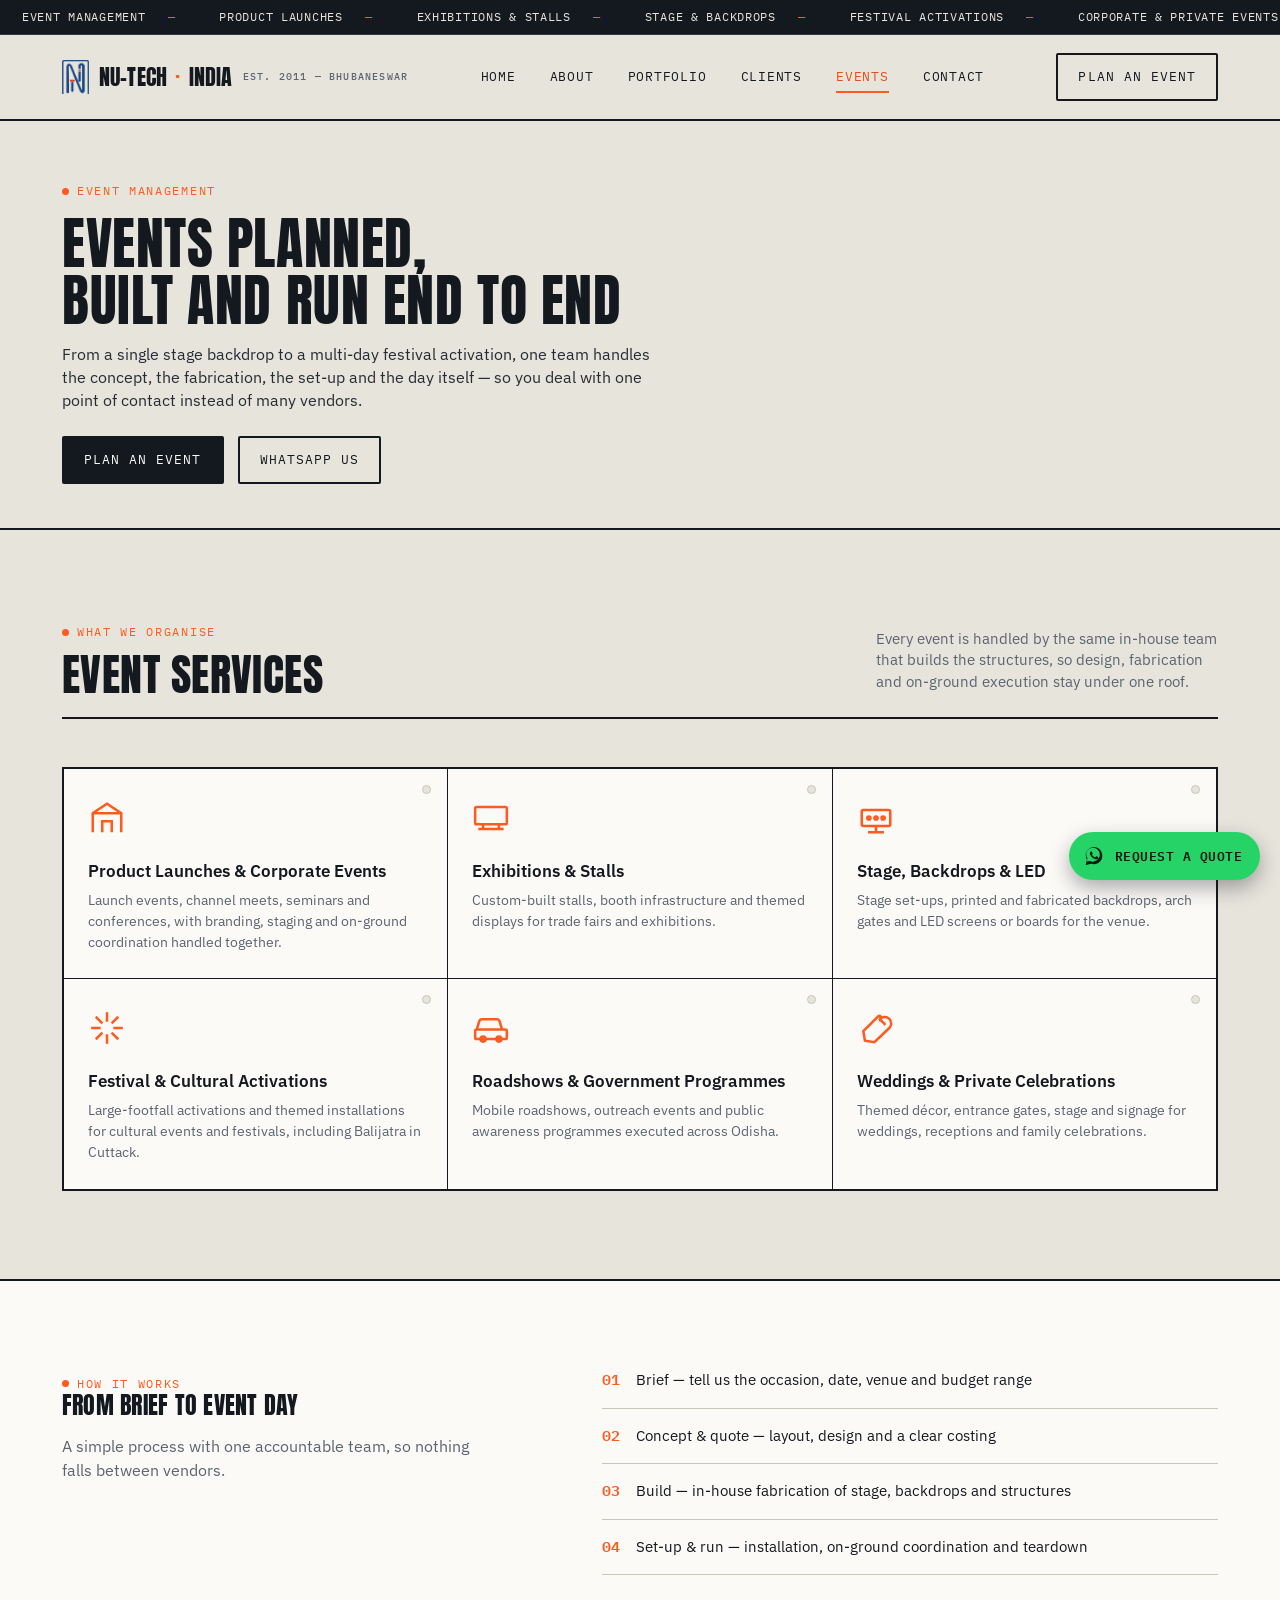
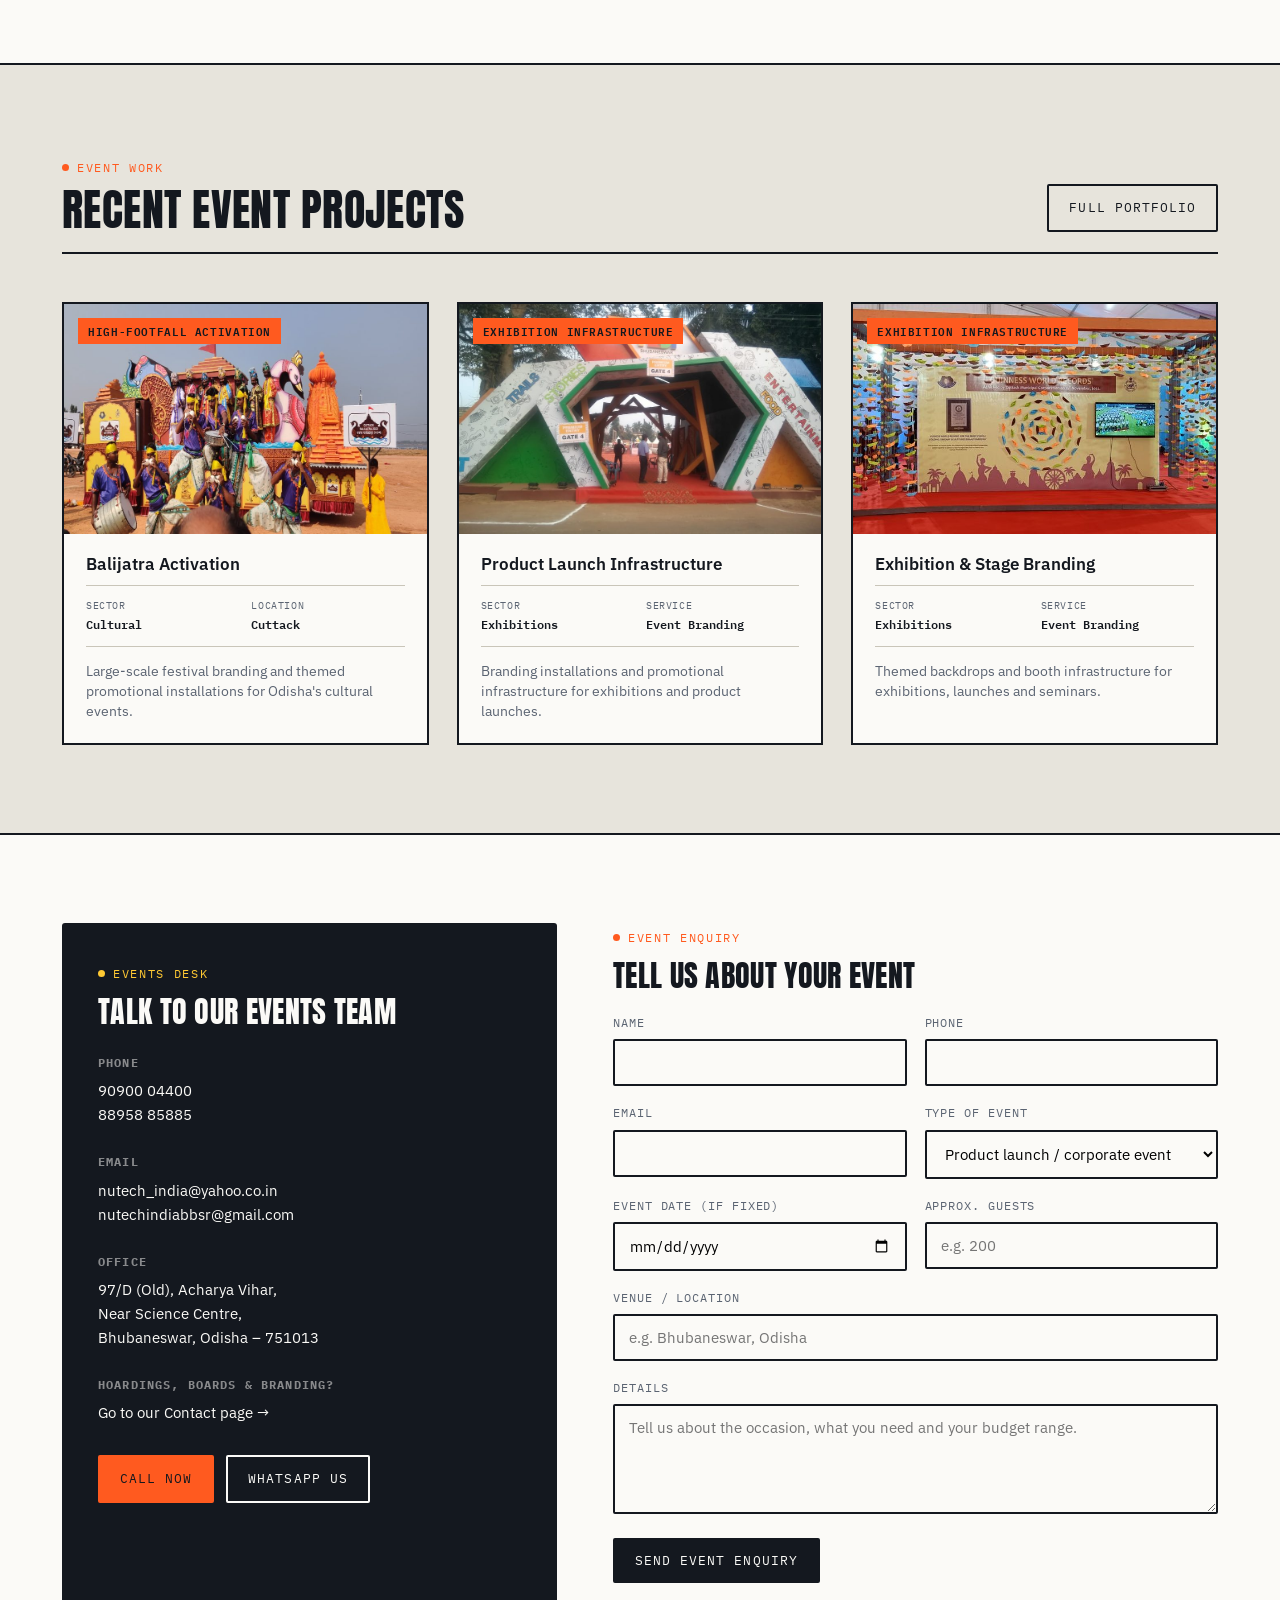
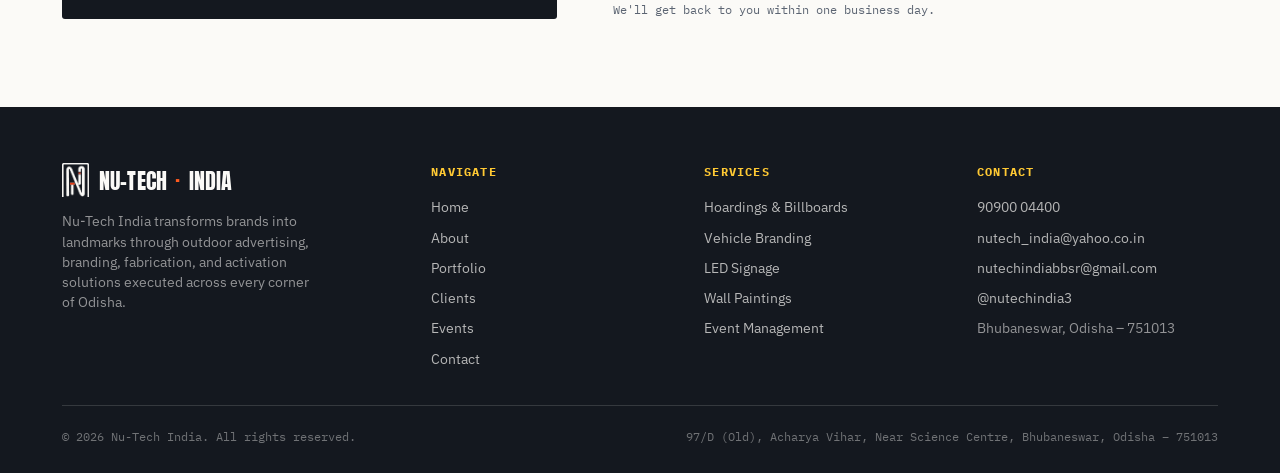
<file: nutech-india-website-v7/events.html>
<!doctype html>
<html lang="en">
<head>
<meta charset="UTF-8">
<meta name="viewport" content="width=device-width, initial-scale=1.0">
<link rel="icon" type="image/png" sizes="32x32" href="img/favicon-32.png">
<link rel="apple-touch-icon" href="img/favicon-180.png">
<title>Event Management — Nu-Tech India</title>
<meta name="description" content="Nu-Tech India plans and runs events in Odisha — festival activations, product launches, exhibitions, corporate and government programmes, stage setups and private celebrations — with in-house fabrication.">
<link rel="stylesheet" href="css/style.css">
</head>
<body>

<div class="topbar" aria-hidden="true">
  <div class="marquee-track">
    <span>EVENT MANAGEMENT</span>
    <span>PRODUCT LAUNCHES</span>
    <span>EXHIBITIONS &amp; STALLS</span>
    <span>STAGE &amp; BACKDROPS</span>
    <span>FESTIVAL ACTIVATIONS</span>
    <span>CORPORATE &amp; PRIVATE EVENTS</span>
  </div>
</div>

<header class="site-header">
  <div class="nav">
    <a href="index.html" class="logo"><img src="img/mark-color.png" alt="" class="mark"><span class="word">NU-TECH<span class="dot">·</span>INDIA</span><small>Est. 2011 — Bhubaneswar</small></a>
    <nav class="links" aria-label="Primary">
      <a href="index.html">Home</a>
      <a href="about.html">About</a>
      <a href="portfolio.html">Portfolio</a>
      <a href="clients.html">Clients</a>
      <a href="events.html" aria-current="page">Events</a>
      <a href="contact.html">Contact</a>
    </nav>
    <div class="nav-cta">
      <a href="#event-enquiry" class="btn btn-ghost">Plan an Event</a>
      <button class="hamburger" aria-label="Open menu" aria-expanded="false"><span></span><span></span><span></span></button>
    </div>
  </div>
</header>

<main>
  <section class="page-hero">
    <div class="wrap">
      <span class="tag">Event management</span>
      <h1>Events planned,<br>built and run end to end</h1>
      <p>From a single stage backdrop to a multi-day festival activation, one team handles the concept, the fabrication, the set-up and the day itself &mdash; so you deal with one point of contact instead of many vendors.</p>
      <div style="display:flex; gap:14px; flex-wrap:wrap; margin-top:24px;">
        <a href="#event-enquiry" class="btn btn-solid">Plan an Event</a>
        <a href="https://wa.me/919090004400?text=Hi%20Nu-Tech%20India%2C%20I%27d%20like%20to%20plan%20an%20event." class="btn btn-ghost" target="_blank" rel="noopener">WhatsApp Us</a>
      </div>
    </div>
  </section>

  <section>
    <div class="wrap">
      <div class="section-head">
        <div><span class="tag">What we organise</span><h2>Event services</h2></div>
        <p class="desc">Every event is handled by the same in-house team that builds the structures, so design, fabrication and on-ground execution stay under one roof.</p>
      </div>

      <div class="services-grid cols-3">
        <div class="svc-card"><span class="hole"></span>
          <svg class="icon" viewBox="0 0 24 24" fill="none" stroke="currentColor" stroke-width="1.6"><path d="M3 21V9l9-6 9 6v12"/><path d="M9 21v-7h6v7M3 9h18"/></svg>
          <h3>Product Launches &amp; Corporate Events</h3>
          <p>Launch events, channel meets, seminars and conferences, with branding, staging and on-ground coordination handled together.</p>
        </div>
        <div class="svc-card"><span class="hole"></span>
          <svg class="icon" viewBox="0 0 24 24" fill="none" stroke="currentColor" stroke-width="1.6"><rect x="2" y="5" width="20" height="11" rx="1"/><path d="M7 16v3M17 16v3M4 19h16"/></svg>
          <h3>Exhibitions &amp; Stalls</h3>
          <p>Custom-built stalls, booth infrastructure and themed displays for trade fairs and exhibitions.</p>
        </div>
        <div class="svc-card"><span class="hole"></span>
          <svg class="icon" viewBox="0 0 24 24" fill="none" stroke="currentColor" stroke-width="1.6"><rect x="3" y="7" width="18" height="10" rx="1"/><path d="M7 21h10M12 17v4"/><circle cx="7.5" cy="12" r="1"/><circle cx="12" cy="12" r="1"/><circle cx="16.5" cy="12" r="1"/></svg>
          <h3>Stage, Backdrops &amp; LED</h3>
          <p>Stage set-ups, printed and fabricated backdrops, arch gates and LED screens or boards for the venue.</p>
        </div>
        <div class="svc-card"><span class="hole"></span>
          <svg class="icon" viewBox="0 0 24 24" fill="none" stroke="currentColor" stroke-width="1.6"><path d="M12 2v6M12 16v6M4.9 4.9l4.2 4.2M14.9 14.9l4.2 4.2M2 12h6M16 12h6M4.9 19.1l4.2-4.2M14.9 9.1l4.2-4.2"/></svg>
          <h3>Festival &amp; Cultural Activations</h3>
          <p>Large-footfall activations and themed installations for cultural events and festivals, including Balijatra in Cuttack.</p>
        </div>
        <div class="svc-card"><span class="hole"></span>
          <svg class="icon" viewBox="0 0 24 24" fill="none" stroke="currentColor" stroke-width="1.6"><path d="M3 13l1.5-5A2 2 0 0 1 6.4 6.5h9.2a2 2 0 0 1 1.9 1.4L19 13"/><rect x="2" y="13" width="20" height="6" rx="1"/><circle cx="7" cy="19" r="1.6"/><circle cx="17" cy="19" r="1.6"/></svg>
          <h3>Roadshows &amp; Government Programmes</h3>
          <p>Mobile roadshows, outreach events and public awareness programmes executed across Odisha.</p>
        </div>
        <div class="svc-card"><span class="hole"></span>
          <svg class="icon" viewBox="0 0 24 24" fill="none" stroke="currentColor" stroke-width="1.6"><path d="M14.7 6.3a4 4 0 0 1 5.7 5.7L11 21l-6-1-1-6 9.4-9.4a1 1 0 0 1 1.3-.1z"/><path d="M14 6l4 4"/></svg>
          <h3>Weddings &amp; Private Celebrations</h3>
          <p>Themed décor, entrance gates, stage and signage for weddings, receptions and family celebrations.</p>
        </div>
      </div>
    </div>
  </section>

  <section style="background:var(--paper); border-top:2px solid var(--ink); border-bottom:2px solid var(--ink);">
    <div class="wrap why-grid">
      <div>
        <span class="tag">How it works</span>
        <h2>From brief to event day</h2>
        <p style="color:var(--steel); margin-top:16px; max-width:44ch;">A simple process with one accountable team, so nothing falls between vendors.</p>
      </div>
      <ul class="why-list">
        <li><span class="mark">01</span> Brief &mdash; tell us the occasion, date, venue and budget range</li>
        <li><span class="mark">02</span> Concept &amp; quote &mdash; layout, design and a clear costing</li>
        <li><span class="mark">03</span> Build &mdash; in-house fabrication of stage, backdrops and structures</li>
        <li><span class="mark">04</span> Set-up &amp; run &mdash; installation, on-ground coordination and teardown</li>
      </ul>
    </div>
  </section>

  <section>
    <div class="wrap">
      <div class="section-head">
        <div><span class="tag">Event work</span><h2>Recent event projects</h2></div>
        <a href="portfolio.html" class="btn btn-ghost">Full portfolio</a>
      </div>
      <div class="case-grid">
        <div class="case-card">
          <div class="case-thumb"><span class="case-badge">High-Footfall Activation</span><img src="img/balijatra-2.jpg" alt="Decorated tableau for the Balijatra cultural festival"></div>
          <div class="case-body">
            <h3>Balijatra Activation</h3>
            <div class="case-meta"><div><span>Sector</span><b>Cultural</b></div><div><span>Location</span><b>Cuttack</b></div></div>
            <p>Large-scale festival branding and themed promotional installations for Odisha's cultural events.</p>
          </div>
        </div>
        <div class="case-card">
          <div class="case-thumb"><span class="case-badge">Exhibition Infrastructure</span><img src="img/archgate-1.jpg" alt="Branded arch gate entrance at an event venue"></div>
          <div class="case-body">
            <h3>Product Launch Infrastructure</h3>
            <div class="case-meta"><div><span>Sector</span><b>Exhibitions</b></div><div><span>Service</span><b>Event Branding</b></div></div>
            <p>Branding installations and promotional infrastructure for exhibitions and product launches.</p>
          </div>
        </div>
        <div class="case-card">
          <div class="case-thumb"><span class="case-badge">Exhibition Infrastructure</span><img src="img/event-2.jpg" alt="Branded stage backdrop for a promotional event"></div>
          <div class="case-body">
            <h3>Exhibition &amp; Stage Branding</h3>
            <div class="case-meta"><div><span>Sector</span><b>Exhibitions</b></div><div><span>Service</span><b>Event Branding</b></div></div>
            <p>Themed backdrops and booth infrastructure for exhibitions, launches and seminars.</p>
          </div>
        </div>
      </div>
    </div>
  </section>

  <section id="event-enquiry" style="background:var(--paper); border-top:2px solid var(--ink);">
    <div class="wrap contact-grid">
      <div class="info-card">
        <span class="tag">Events desk</span>
        <h2 style="color:var(--paper); margin-top:14px; font-size:clamp(22px,2.6vw,30px);">Talk to our events team</h2>
        <div class="info-block">
          <h4>Phone</h4>
          <a href="tel:9090004400">90900 04400</a>
          <a href="tel:8895885885">88958 85885</a>
        </div>
        <div class="info-block">
          <h4>Email</h4>
          <a href="mailto:nutech_india@yahoo.co.in">nutech_india@yahoo.co.in</a>
          <a href="mailto:nutechindiabbsr@gmail.com">nutechindiabbsr@gmail.com</a>
        </div>
        <div class="info-block">
          <h4>Office</h4>
          <p>97/D (Old), Acharya Vihar,<br>Near Science Centre,<br>Bhubaneswar, Odisha – 751013</p>
        </div>
        <div class="info-block">
          <h4>Hoardings, boards &amp; branding?</h4>
          <a href="contact.html">Go to our Contact page &rarr;</a>
        </div>
        <div style="display:flex; gap:12px; flex-wrap:wrap; margin-top:30px;">
          <a href="tel:9090004400" class="btn btn-solid" style="background:var(--signal); border-color:var(--signal); color:var(--ink);">Call Now</a>
          <a href="https://wa.me/919090004400?text=Hi%20Nu-Tech%20India%2C%20I%27d%20like%20to%20plan%20an%20event." class="btn" style="border-color:var(--paper); color:var(--paper);" target="_blank" rel="noopener">WhatsApp Us</a>
        </div>
      </div>

      <div>
        <span class="tag">Event enquiry</span>
        <h2 style="margin:14px 0 22px; font-size:clamp(22px,2.6vw,30px);">Tell us about your event</h2>
        <form class="quote-form" id="event-form" name="event-enquiry" method="POST" data-netlify="true" netlify-honeypot="bot-field">
          <input type="hidden" name="form-name" value="event-enquiry">
          <p hidden><label>Don't fill this out: <input name="bot-field"></label></p>
          <div class="form-row">
            <div class="field">
              <label for="ev-name">Name</label>
              <input type="text" id="ev-name" name="name" required>
            </div>
            <div class="field">
              <label for="ev-phone">Phone</label>
              <input type="tel" id="ev-phone" name="phone" required>
            </div>
          </div>
          <div class="form-row">
            <div class="field">
              <label for="ev-email">Email</label>
              <input type="email" id="ev-email" name="email">
            </div>
            <div class="field">
              <label for="ev-type">Type of event</label>
              <select id="ev-type" name="event_type">
                <option>Product launch / corporate event</option>
                <option>Exhibition / stall</option>
                <option>Stage, backdrop &amp; LED set-up</option>
                <option>Festival / cultural activation</option>
                <option>Roadshow / government programme</option>
                <option>Wedding / private celebration</option>
                <option>Other / Not sure yet</option>
              </select>
            </div>
          </div>
          <div class="form-row">
            <div class="field">
              <label for="ev-date">Event date (if fixed)</label>
              <input type="date" id="ev-date" name="event_date">
            </div>
            <div class="field">
              <label for="ev-guests">Approx. guests</label>
              <input type="text" id="ev-guests" name="guests" placeholder="e.g. 200">
            </div>
          </div>
          <div class="field">
            <label for="ev-location">Venue / location</label>
            <input type="text" id="ev-location" name="location" placeholder="e.g. Bhubaneswar, Odisha">
          </div>
          <div class="field">
            <label for="ev-message">Details</label>
            <textarea id="ev-message" name="message" placeholder="Tell us about the occasion, what you need and your budget range."></textarea>
          </div>
          <button type="submit" class="btn btn-solid" style="justify-self:start;">Send Event Enquiry</button>
          <p class="form-note form-status">We'll get back to you within one business day.</p>
        </form>
      </div>
    </div>
  </section>
</main>

<footer>
  <div class="wrap">
    <div class="footer-grid">
      <div>
        <a href="index.html" class="logo"><img src="img/mark-white.png" alt="" class="mark"><span class="word">NU-TECH<span class="dot" style="color:var(--signal)">·</span>INDIA</span></a>
        <p>Nu-Tech India transforms brands into landmarks through outdoor advertising, branding, fabrication, and activation solutions executed across every corner of Odisha.</p>
      </div>
      <div>
        <h4>Navigate</h4>
        <ul>
          <li><a href="index.html">Home</a></li>
          <li><a href="about.html">About</a></li>
          <li><a href="portfolio.html">Portfolio</a></li>
          <li><a href="clients.html">Clients</a></li>
          <li><a href="events.html">Events</a></li>
          <li><a href="contact.html">Contact</a></li>
        </ul>
      </div>
      <div>
        <h4>Services</h4>
        <ul>
          <li><a href="portfolio.html">Hoardings &amp; Billboards</a></li>
          <li><a href="portfolio.html">Vehicle Branding</a></li>
          <li><a href="portfolio.html">LED Signage</a></li>
          <li><a href="portfolio.html">Wall Paintings</a></li>
          <li><a href="events.html">Event Management</a></li>
        </ul>
      </div>
      <div>
        <h4>Contact</h4>
        <ul>
          <li><a href="tel:9090004400">90900 04400</a></li>
          <li><a href="mailto:nutech_india@yahoo.co.in">nutech_india@yahoo.co.in</a></li>
          <li><a href="mailto:nutechindiabbsr@gmail.com">nutechindiabbsr@gmail.com</a></li>
          <li><a href="https://instagram.com/nutechindia3">@nutechindia3</a></li>
          <li style="color:rgba(251,250,247,0.55)">Bhubaneswar, Odisha – 751013</li>
        </ul>
      </div>
    </div>
    <div class="foot-bottom">
      <span>© 2026 Nu-Tech India. All rights reserved.</span>
      <span>97/D (Old), Acharya Vihar, Near Science Centre, Bhubaneswar, Odisha – 751013</span>
    </div>
  </div>
</footer>

<script src="js/main.js?v=7"></script>
</body>
</html>
</file>
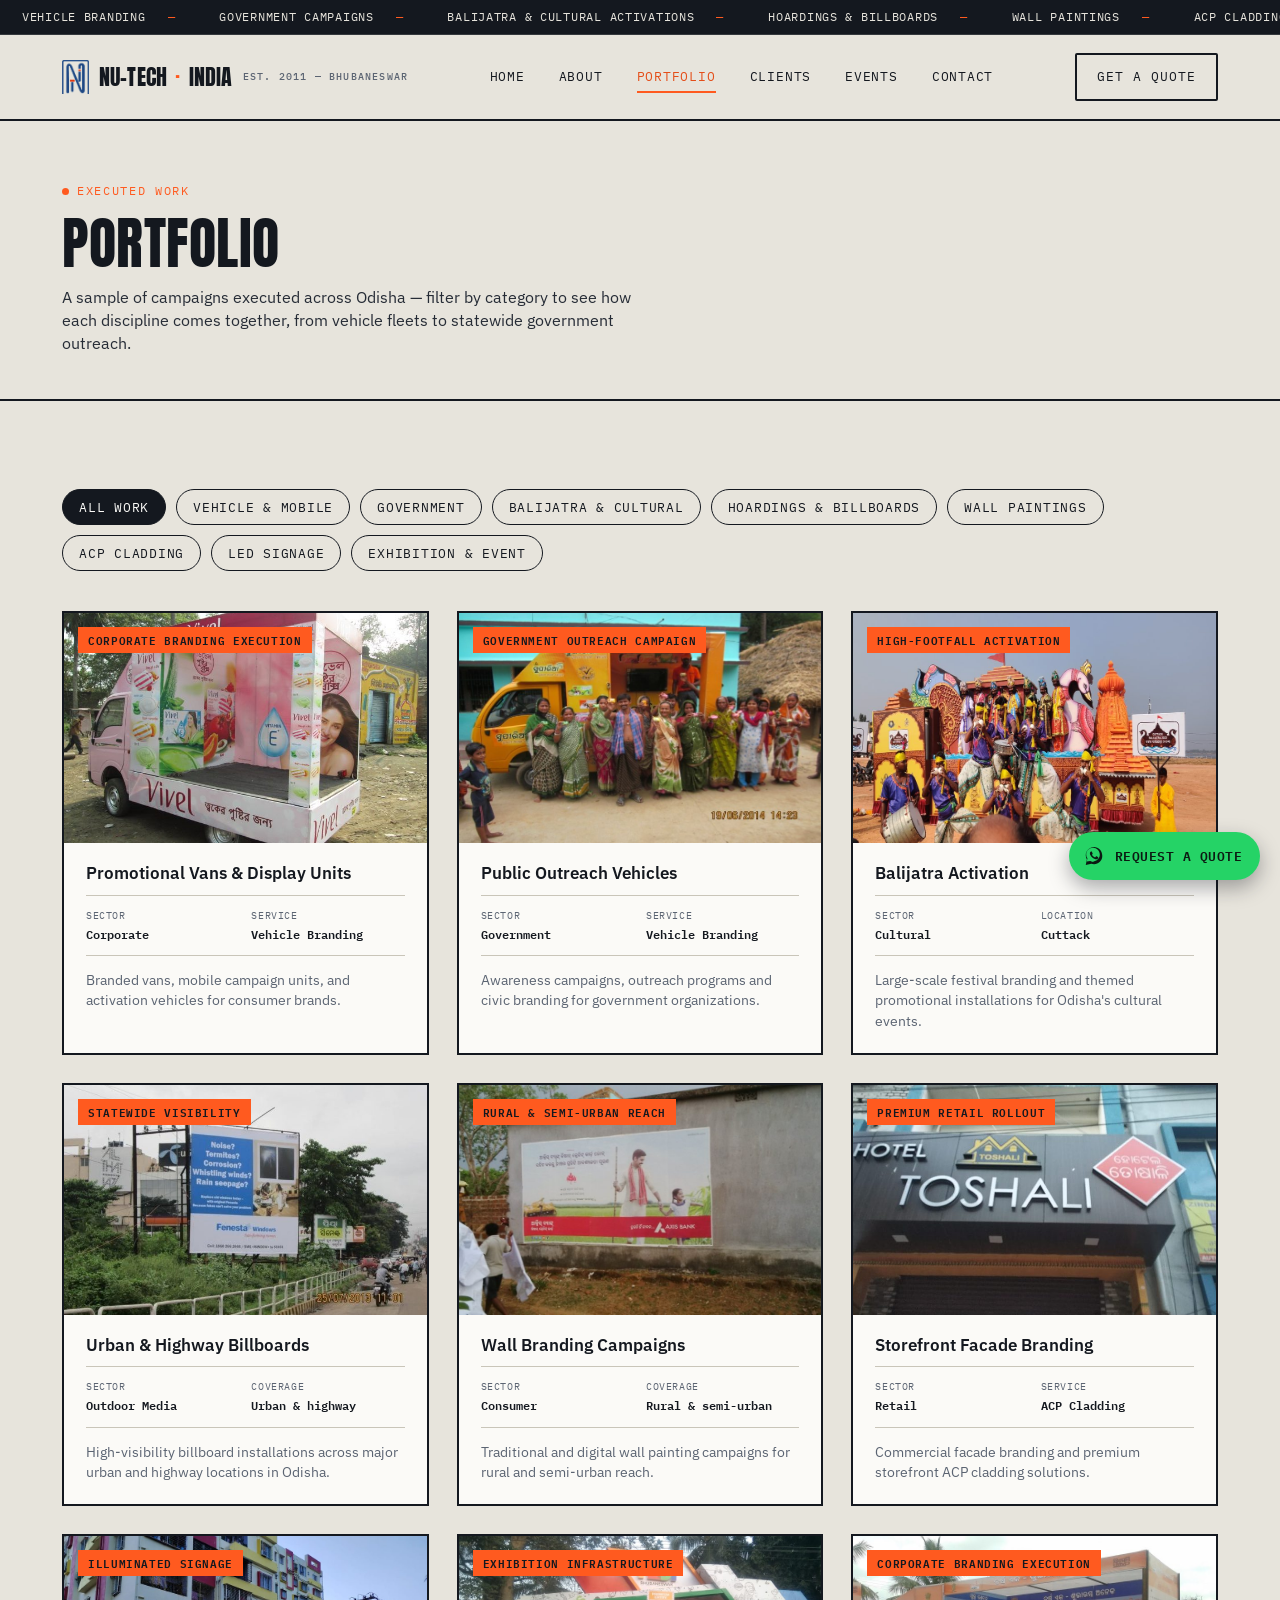
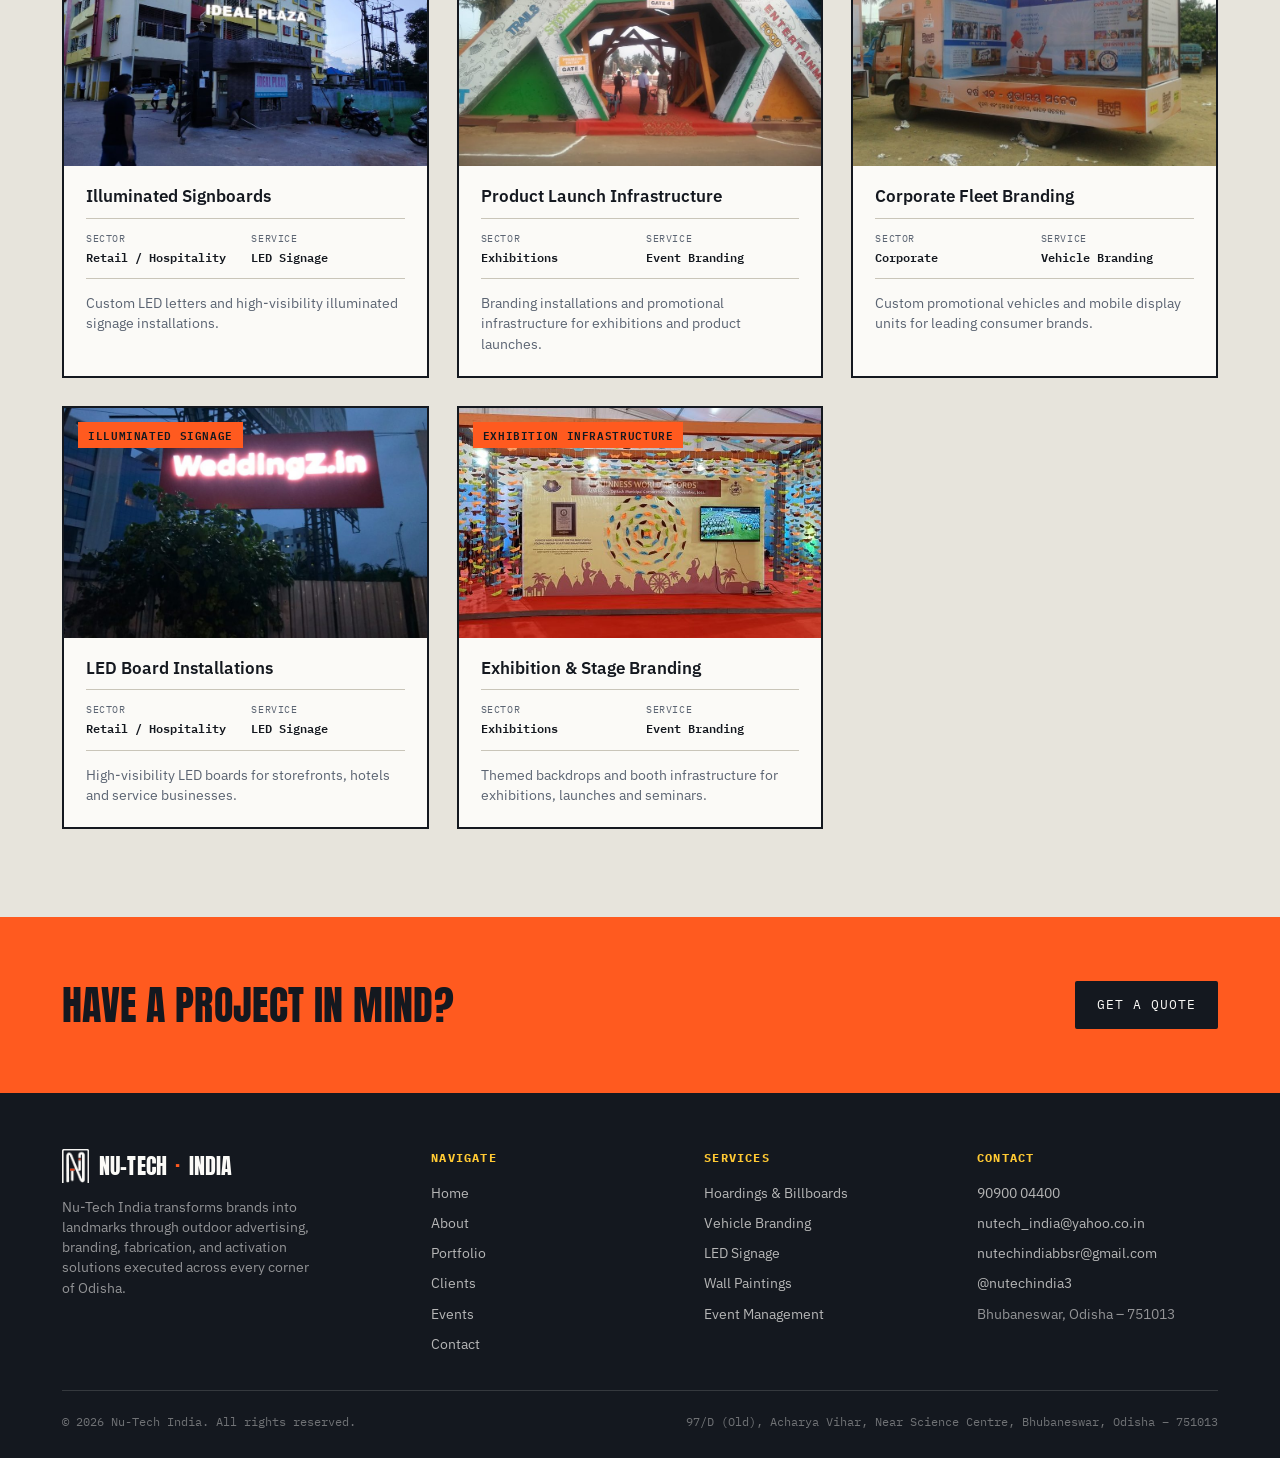
<file: nutech-india-website-v7/portfolio.html>
<!doctype html>
<html lang="en">
<head>
<meta charset="UTF-8">
<meta name="viewport" content="width=device-width, initial-scale=1.0">
<link rel="icon" type="image/png" sizes="32x32" href="img/favicon-32.png">
<link rel="apple-touch-icon" href="img/favicon-180.png">
<title>Portfolio — Nu-Tech India</title>
<meta name="description" content="Explore Nu-Tech India's work across vehicle branding, government campaigns, Balijatra activations, hoardings, wall paintings, ACP cladding, LED signage and exhibition branding.">
<link rel="stylesheet" href="css/style.css">
</head>
<body>

<div class="topbar" aria-hidden="true">
  <div class="marquee-track">
    <span>VEHICLE BRANDING</span>
    <span>GOVERNMENT CAMPAIGNS</span>
    <span>BALIJATRA &amp; CULTURAL ACTIVATIONS</span>
    <span>HOARDINGS &amp; BILLBOARDS</span>
    <span>WALL PAINTINGS</span>
    <span>ACP CLADDING</span>
    <span>LED SIGNAGE</span>
    <span>EXHIBITION &amp; EVENT BRANDING</span>
  </div>
</div>

<header class="site-header">
  <div class="nav">
    <a href="index.html" class="logo"><img src="img/mark-color.png" alt="" class="mark"><span class="word">NU-TECH<span class="dot">·</span>INDIA</span><small>Est. 2011 — Bhubaneswar</small></a>
    <nav class="links" aria-label="Primary">
      <a href="index.html">Home</a>
      <a href="about.html">About</a>
      <a href="portfolio.html" aria-current="page">Portfolio</a>
      <a href="clients.html">Clients</a>
      <a href="events.html">Events</a>
      <a href="contact.html">Contact</a>
    </nav>
    <div class="nav-cta">
      <a href="contact.html" class="btn btn-ghost">Get a Quote</a>
      <button class="hamburger" aria-label="Open menu" aria-expanded="false"><span></span><span></span><span></span></button>
    </div>
  </div>
</header>

<main>
  <section class="page-hero">
    <div class="wrap">
      <span class="tag">Executed work</span>
      <h1>Portfolio</h1>
      <p>A sample of campaigns executed across Odisha — filter by category to see how each discipline comes together, from vehicle fleets to statewide government outreach.</p>
    </div>
  </section>

  <section>
    <div class="wrap">
      <div class="chip-row" role="group" aria-label="Filter portfolio by category">
        <button class="chip active" data-filter="all">All work</button>
        <button class="chip" data-filter="vehicle">Vehicle &amp; Mobile</button>
        <button class="chip" data-filter="govt">Government</button>
        <button class="chip" data-filter="cultural">Balijatra &amp; Cultural</button>
        <button class="chip" data-filter="hoarding">Hoardings &amp; Billboards</button>
        <button class="chip" data-filter="wall">Wall Paintings</button>
        <button class="chip" data-filter="acp">ACP Cladding</button>
        <button class="chip" data-filter="led">LED Signage</button>
        <button class="chip" data-filter="event">Exhibition &amp; Event</button>
      </div>

      <div class="case-grid port-grid">
        <div class="case-card" data-cat="vehicle">
          <div class="case-thumb"><span class="case-badge">Corporate Branding Execution</span><img src="img/vehicle-branding-1.jpg" alt="Branded promotional van, full-wrap design"></div>
          <div class="case-body">
            <h3>Promotional Vans &amp; Display Units</h3>
            <div class="case-meta"><div><span>Sector</span><b>Corporate</b></div><div><span>Service</span><b>Vehicle Branding</b></div></div>
            <p>Branded vans, mobile campaign units, and activation vehicles for consumer brands.</p>
          </div>
        </div>
        <div class="case-card" data-cat="govt">
          <div class="case-thumb"><span class="case-badge">Government Outreach Campaign</span><img src="img/govt-vehicle.jpg" alt="Government outreach vehicle branded for a public awareness campaign"></div>
          <div class="case-body">
            <h3>Public Outreach Vehicles</h3>
            <div class="case-meta"><div><span>Sector</span><b>Government</b></div><div><span>Service</span><b>Vehicle Branding</b></div></div>
            <p>Awareness campaigns, outreach programs and civic branding for government organizations.</p>
          </div>
        </div>
        <div class="case-card" data-cat="cultural">
          <div class="case-thumb"><span class="case-badge">High-Footfall Activation</span><img src="img/balijatra-2.jpg" alt="Decorated tableau for the Balijatra cultural festival"></div>
          <div class="case-body">
            <h3>Balijatra Activation</h3>
            <div class="case-meta"><div><span>Sector</span><b>Cultural</b></div><div><span>Location</span><b>Cuttack</b></div></div>
            <p>Large-scale festival branding and themed promotional installations for Odisha's cultural events.</p>
          </div>
        </div>
        <div class="case-card" data-cat="hoarding">
          <div class="case-thumb"><span class="case-badge">Statewide Visibility</span><img src="img/hoarding-1.jpg" alt="Roadside billboard structure installation"></div>
          <div class="case-body">
            <h3>Urban &amp; Highway Billboards</h3>
            <div class="case-meta"><div><span>Sector</span><b>Outdoor Media</b></div><div><span>Coverage</span><b>Urban &amp; highway</b></div></div>
            <p>High-visibility billboard installations across major urban and highway locations in Odisha.</p>
          </div>
        </div>
        <div class="case-card" data-cat="wall">
          <div class="case-thumb"><span class="case-badge">Rural &amp; Semi-Urban Reach</span><img src="img/wallpainting-2.jpg" alt="Wall painting advertisement on a roadside wall"></div>
          <div class="case-body">
            <h3>Wall Branding Campaigns</h3>
            <div class="case-meta"><div><span>Sector</span><b>Consumer</b></div><div><span>Coverage</span><b>Rural &amp; semi-urban</b></div></div>
            <p>Traditional and digital wall painting campaigns for rural and semi-urban reach.</p>
          </div>
        </div>
        <div class="case-card" data-cat="acp">
          <div class="case-thumb"><span class="case-badge">Premium Retail Rollout</span><img src="img/acp-2.jpg" alt="ACP cladding storefront facade branding"></div>
          <div class="case-body">
            <h3>Storefront Facade Branding</h3>
            <div class="case-meta"><div><span>Sector</span><b>Retail</b></div><div><span>Service</span><b>ACP Cladding</b></div></div>
            <p>Commercial facade branding and premium storefront ACP cladding solutions.</p>
          </div>
        </div>
        <div class="case-card" data-cat="led">
          <div class="case-thumb"><span class="case-badge">Illuminated Signage</span><img src="img/led-2.jpg" alt="Illuminated building signage at dusk"></div>
          <div class="case-body">
            <h3>Illuminated Signboards</h3>
            <div class="case-meta"><div><span>Sector</span><b>Retail / Hospitality</b></div><div><span>Service</span><b>LED Signage</b></div></div>
            <p>Custom LED letters and high-visibility illuminated signage installations.</p>
          </div>
        </div>
        <div class="case-card" data-cat="event">
          <div class="case-thumb"><span class="case-badge">Exhibition Infrastructure</span><img src="img/archgate-1.jpg" alt="Branded arch gate entrance at an event venue"></div>
          <div class="case-body">
            <h3>Product Launch Infrastructure</h3>
            <div class="case-meta"><div><span>Sector</span><b>Exhibitions</b></div><div><span>Service</span><b>Event Branding</b></div></div>
            <p>Branding installations and promotional infrastructure for exhibitions and product launches.</p>
          </div>
        </div>
        <div class="case-card" data-cat="vehicle">
          <div class="case-thumb"><span class="case-badge">Corporate Branding Execution</span><img src="img/vehicle-branding-2.jpg" alt="Corporate branded promotional vehicle"></div>
          <div class="case-body">
            <h3>Corporate Fleet Branding</h3>
            <div class="case-meta"><div><span>Sector</span><b>Corporate</b></div><div><span>Service</span><b>Vehicle Branding</b></div></div>
            <p>Custom promotional vehicles and mobile display units for leading consumer brands.</p>
          </div>
        </div>
        <div class="case-card" data-cat="led">
          <div class="case-thumb"><span class="case-badge">Illuminated Signage</span><img src="img/ledboard-2.jpg" alt="LED board signage installed above a storefront"></div>
          <div class="case-body">
            <h3>LED Board Installations</h3>
            <div class="case-meta"><div><span>Sector</span><b>Retail / Hospitality</b></div><div><span>Service</span><b>LED Signage</b></div></div>
            <p>High-visibility LED boards for storefronts, hotels and service businesses.</p>
          </div>
        </div>
        <div class="case-card" data-cat="event">
          <div class="case-thumb"><span class="case-badge">Exhibition Infrastructure</span><img src="img/event-2.jpg" alt="Branded stage backdrop for a promotional event"></div>
          <div class="case-body">
            <h3>Exhibition &amp; Stage Branding</h3>
            <div class="case-meta"><div><span>Sector</span><b>Exhibitions</b></div><div><span>Service</span><b>Event Branding</b></div></div>
            <p>Themed backdrops and booth infrastructure for exhibitions, launches and seminars.</p>
          </div>
        </div>
      </div>
    </div>
  </section>

  <div class="cta-band">
    <div class="wrap">
      <h2>Have a project in mind?</h2>
      <a href="contact.html" class="btn btn-solid">Get a Quote</a>
    </div>
  </div>
</main>

<footer>
  <div class="wrap">
    <div class="footer-grid">
      <div>
        <a href="index.html" class="logo"><img src="img/mark-white.png" alt="" class="mark"><span class="word">NU-TECH<span class="dot" style="color:var(--signal)">·</span>INDIA</span></a>
        <p>Nu-Tech India transforms brands into landmarks through outdoor advertising, branding, fabrication, and activation solutions executed across every corner of Odisha.</p>
      </div>
      <div>
        <h4>Navigate</h4>
        <ul>
          <li><a href="index.html">Home</a></li>
          <li><a href="about.html">About</a></li>
          <li><a href="portfolio.html">Portfolio</a></li>
          <li><a href="clients.html">Clients</a></li>
          <li><a href="events.html">Events</a></li>
          <li><a href="contact.html">Contact</a></li>
        </ul>
      </div>
      <div>
        <h4>Services</h4>
        <ul>
          <li><a href="portfolio.html">Hoardings &amp; Billboards</a></li>
          <li><a href="portfolio.html">Vehicle Branding</a></li>
          <li><a href="portfolio.html">LED Signage</a></li>
          <li><a href="portfolio.html">Wall Paintings</a></li>
          <li><a href="events.html">Event Management</a></li>
        </ul>
      </div>
      <div>
        <h4>Contact</h4>
        <ul>
          <li><a href="tel:9090004400">90900 04400</a></li>
          <li><a href="mailto:nutech_india@yahoo.co.in">nutech_india@yahoo.co.in</a></li>
          <li><a href="mailto:nutechindiabbsr@gmail.com">nutechindiabbsr@gmail.com</a></li>
          <li><a href="https://instagram.com/nutechindia3">@nutechindia3</a></li>
          <li style="color:rgba(251,250,247,0.55)">Bhubaneswar, Odisha – 751013</li>
        </ul>
      </div>
    </div>
    <div class="foot-bottom">
      <span>© 2026 Nu-Tech India. All rights reserved.</span>
      <span>97/D (Old), Acharya Vihar, Near Science Centre, Bhubaneswar, Odisha – 751013</span>
    </div>
  </div>
</footer>

<script src="js/main.js?v=7"></script>
</body>
</html>
</file>
<file: css/style.css>
/* =========================================================
   NU-TECH INDIA — Design tokens
   Direction: outdoor-advertising / fabrication yard aesthetic.
   Signboards, work-order tags, rivets, measuring-tape marks.
   ========================================================= */

@import url('https://fonts.googleapis.com/css2?family=Anton&family=IBM+Plex+Sans:wght@400;500;600;700&family=IBM+Plex+Mono:wght@400;500;600&display=swap');

:root{
  /* --- color --- */
  --ink:        #14181F;   /* near-black navy, primary text/bg */
  --ink-soft:   #262C36;
  --steel:      #5B6472;   /* muted slate, secondary text */
  --concrete:   #E7E4DC;   /* cool greige, page background */
  --concrete-2: #DCD8CD;   /* slightly deeper greige for panels */
  --paper:      #FBFAF7;   /* near-white card surface */
  --signal:     #FF5A1F;   /* safety/signage orange — primary accent */
  --signal-dim: #E44E19;
  --beacon:     #FFC933;   /* reflective-tape yellow — secondary accent */
  --line:       #C9C5B9;   /* hairline rule on concrete */
  --line-dark:  rgba(251,250,247,0.14);

  /* --- type --- */
  --f-display: 'Anton', 'Arial Narrow', sans-serif;
  --f-body:    'IBM Plex Sans', -apple-system, sans-serif;
  --f-mono:    'IBM Plex Mono', ui-monospace, monospace;

  --radius: 2px;
}

*{ box-sizing:border-box; margin:0; padding:0; }
html{ scroll-behavior:smooth; }
body{
  font-family:var(--f-body);
  background:var(--concrete);
  color:var(--ink);
  line-height:1.5;
  -webkit-font-smoothing:antialiased;
}
img{ max-width:100%; display:block; }
a{ color:inherit; text-decoration:none; }
ul{ list-style:none; }
button{ font-family:inherit; cursor:pointer; }

.wrap{
  max-width:1220px;
  margin:0 auto;
  padding:0 32px;
}

/* focus visibility */
a:focus-visible, button:focus-visible, input:focus-visible, textarea:focus-visible, select:focus-visible{
  outline:3px solid var(--signal);
  outline-offset:2px;
}

@media (prefers-reduced-motion: reduce){
  *{ animation-duration:0.001ms !important; animation-iteration-count:1 !important; transition-duration:0.001ms !important; scroll-behavior:auto !important; }
}

/* =========================================================
   Eyebrow / spec-tag label — used throughout like a stencil
   stamp on fabrication material
   ========================================================= */
.tag{
  display:inline-flex;
  align-items:center;
  gap:8px;
  font-family:var(--f-mono);
  font-size:12px;
  letter-spacing:0.14em;
  text-transform:uppercase;
  color:var(--signal);
}
.tag::before{
  content:"";
  width:7px; height:7px;
  background:var(--signal);
  border-radius:50%;
  flex:none;
}

h1,h2,h3{
  font-family:var(--f-display);
  font-weight:400;
  text-transform:uppercase;
  letter-spacing:0.01em;
  line-height:1.02;
}

/* =========================================================
   Header / marquee bar
   ========================================================= */
.topbar{
  background:var(--ink);
  color:var(--concrete);
  font-family:var(--f-mono);
  font-size:12px;
  letter-spacing:0.06em;
  overflow:hidden;
  white-space:nowrap;
  border-bottom:1px solid var(--line-dark);
}
.marquee-track{
  display:inline-flex;
  animation:scroll-left 34s linear infinite;
  padding:8px 0;
}
.marquee-track span{
  padding:0 22px;
  display:inline-flex;
  align-items:center;
  gap:22px;
}
.marquee-track span::after{
  content:"—";
  color:var(--signal);
}
@keyframes scroll-left{
  from{ transform:translateX(0); }
  to{ transform:translateX(-50%); }
}

header.site-header{
  background:var(--concrete);
  border-bottom:2px solid var(--ink);
  position:sticky;
  top:0;
  z-index:50;
}
.nav{
  display:flex;
  align-items:center;
  justify-content:space-between;
  padding:18px 32px;
  max-width:1220px;
  margin:0 auto;
}
.logo{
  font-family:var(--f-display);
  font-size:22px;
  letter-spacing:0.01em;
  display:flex;
  align-items:center;
  gap:10px;
}
.logo img.mark{
  height:34px;
  width:auto;
  flex:none;
}
.logo .word{ display:flex; align-items:baseline; gap:8px; }
.logo .dot{ color:var(--signal); }
.logo small{
  font-family:var(--f-mono);
  font-size:10px;
  letter-spacing:0.12em;
  color:var(--steel);
  text-transform:uppercase;
  font-weight:500;
}
nav.links{
  display:flex;
  gap:34px;
  font-family:var(--f-mono);
  font-size:13px;
  text-transform:uppercase;
  letter-spacing:0.06em;
}
nav.links a{
  position:relative;
  padding:4px 0;
}
nav.links a::after{
  content:"";
  position:absolute; left:0; right:0; bottom:-2px;
  height:2px; background:var(--signal);
  transform:scaleX(0); transform-origin:left;
  transition:transform .2s ease;
}
nav.links a:hover::after, nav.links a[aria-current="page"]::after{ transform:scaleX(1); }
nav.links a[aria-current="page"]{ color:var(--signal-dim); }

.btn{
  display:inline-flex;
  align-items:center;
  gap:10px;
  font-family:var(--f-mono);
  font-size:13px;
  text-transform:uppercase;
  letter-spacing:0.08em;
  padding:12px 20px;
  border:2px solid var(--ink);
  border-radius:var(--radius);
  transition:background .15s ease, color .15s ease, transform .1s ease;
}
.btn-solid{ background:var(--ink); color:var(--paper); }
.btn-solid:hover{ background:var(--signal); border-color:var(--signal); color:var(--ink); }
.btn-ghost:hover{ background:var(--ink); color:var(--paper); }
.btn:active{ transform:translateY(1px); }

.nav-cta{ display:flex; align-items:center; gap:16px; }
.hamburger{ display:none; }

@media (max-width:860px){
  nav.links{ display:none; }
  .nav-cta .btn-ghost{ display:none; }
  .hamburger{
    display:flex; flex-direction:column; gap:5px;
    background:none; border:none; padding:6px;
  }
  .hamburger span{ width:24px; height:2px; background:var(--ink); }
  .logo{ font-size:18px; white-space:nowrap; }
  .logo small{ display:none; }
  .nav{ padding:16px 20px; }
}

/* =========================================================
   Hero — hoarding / signboard motif
   ========================================================= */
.hero{
  position:relative;
  padding:88px 0 64px;
  overflow:hidden;
}
.hero-grid{
  display:grid;
  grid-template-columns:1.15fr 0.85fr;
  gap:48px;
  align-items:center;
}
.hero h1{
  font-size:clamp(40px,6vw,74px);
  margin:18px 0 22px;
}
.hero h1 .accent{ color:var(--signal); }
.hero p.lede{
  font-size:17px;
  color:var(--ink-soft);
  max-width:52ch;
  margin-bottom:14px;
}
.hero .coverage{
  font-family:var(--f-mono);
  font-size:13px;
  color:var(--steel);
  margin-bottom:30px;
}
.hero .cta-row{
  display:flex; gap:16px; flex-wrap:wrap;
}

/* the signboard graphic */
.signboard{
  position:relative;
  background:var(--ink);
  color:var(--paper);
  padding:34px 30px 40px;
  transform:rotate(2.2deg);
  border-radius:3px;
  box-shadow:14px 18px 0 rgba(20,24,31,0.14);
}
.signboard::before,
.signboard::after{
  content:"";
  position:absolute;
  width:14px; height:14px;
  border-radius:50%;
  background:var(--steel);
  box-shadow:inset 0 1px 2px rgba(0,0,0,0.5);
}
.signboard::before{ top:12px; left:12px; }
.signboard::after{ top:12px; right:12px; }
.signboard .rivet-b,.signboard .rivet-c{
  position:absolute;
  width:14px; height:14px;
  border-radius:50%;
  background:var(--steel);
  box-shadow:inset 0 1px 2px rgba(0,0,0,0.5);
}
.signboard .rivet-b{ bottom:12px; left:12px; }
.signboard .rivet-c{ bottom:12px; right:12px; }
.signboard .stamp{
  font-family:var(--f-mono);
  font-size:11px;
  letter-spacing:0.14em;
  text-transform:uppercase;
  color:var(--beacon);
  border:1px solid var(--line-dark);
  display:inline-block;
  padding:4px 10px;
  margin-bottom:18px;
}
.signboard .big{
  font-family:var(--f-display);
  font-size:clamp(30px,3.4vw,42px);
  line-height:1;
  margin-bottom:16px;
}
.signboard .big span{ color:var(--signal); }
.signboard ul{
  font-family:var(--f-mono);
  font-size:12.5px;
  display:grid;
  gap:8px;
  color:rgba(251,250,247,0.75);
}
.signboard ul li{ display:flex; gap:10px; }
.signboard ul li::before{ content:"▸"; color:var(--signal); }
.signboard .legs{
  position:absolute;
  bottom:-34px; left:50%;
  transform:translateX(-50%) rotate(-2.2deg);
  display:flex; gap:64px;
}
.signboard .legs i{
  width:8px; height:38px;
  background:var(--steel);
  display:block;
  border-radius:1px;
}

/* =========================================================
   Stats strip — spec-sheet style
   ========================================================= */
.stats{
  border-top:2px solid var(--ink);
  border-bottom:2px solid var(--ink);
  background:var(--paper);
}
.stats .wrap{
  display:grid;
  grid-template-columns:repeat(5,1fr);
  padding:0;
}
.stat{
  padding:26px 20px;
  border-left:1px solid var(--line);
  text-align:left;
}
.stat:first-child{ border-left:none; }
.stat .num{
  font-family:var(--f-mono);
  font-size:clamp(22px,2.4vw,30px);
  font-weight:600;
  color:var(--signal-dim);
}
.stat .lbl{
  font-family:var(--f-mono);
  font-size:11px;
  letter-spacing:0.08em;
  text-transform:uppercase;
  color:var(--steel);
  margin-top:4px;
}
@media (max-width:860px){
  .stats .wrap{ grid-template-columns:repeat(2,1fr); }
  .stat:nth-child(2){ border-left:1px solid var(--line); }
  .stat:nth-child(odd){ border-left:none; }
}

/* =========================================================
   Sections generic
   ========================================================= */
section{ padding:88px 0; }
.section-head{
  display:flex;
  justify-content:space-between;
  align-items:flex-end;
  gap:24px;
  margin-bottom:48px;
  border-bottom:2px solid var(--ink);
  padding-bottom:20px;
}
.section-head h2{
  font-size:clamp(28px,3.6vw,44px);
  margin-top:10px;
}
.section-head .desc{
  max-width:38ch;
  color:var(--steel);
  font-size:14.5px;
  padding-bottom:4px;
}

/* services grid — work-order tag cards */
.services-grid{
  display:grid;
  grid-template-columns:repeat(4,1fr);
  gap:1px;
  background:var(--ink);
  border:2px solid var(--ink);
}
.svc-card{
  background:var(--paper);
  padding:30px 24px 26px;
  position:relative;
  transition:background .15s ease;
}
.svc-card:hover{ background:var(--concrete); }
.svc-card .icon{
  width:38px; height:38px;
  margin-bottom:20px;
  color:var(--signal);
}
.svc-card h3{
  font-family:var(--f-body);
  font-weight:600;
  text-transform:none;
  font-size:16.5px;
  letter-spacing:0;
  margin-bottom:10px;
}
.svc-card p{
  font-size:13.5px;
  color:var(--steel);
  line-height:1.55;
}
.svc-card .hole{
  position:absolute; top:16px; right:16px;
  width:9px; height:9px; border-radius:50%;
  border:1.5px solid var(--line);
  background:var(--concrete);
}
@media (max-width:980px){ .services-grid{ grid-template-columns:repeat(2,1fr); } }
@media (max-width:560px){ .services-grid{ grid-template-columns:1fr; } }

/* why-us list */
.why-grid{
  display:grid;
  grid-template-columns:0.8fr 1fr;
  gap:48px;
  align-items:start;
}
.why-list{ display:grid; gap:0; }
.why-list li{
  display:flex; gap:16px;
  padding:16px 0;
  border-bottom:1px solid var(--line);
  font-size:15px;
}
.why-list li:first-child{ padding-top:0; }
.why-list li .mark{
  font-family:var(--f-mono);
  color:var(--signal);
  font-weight:600;
}

/* projects */
.proj-grid{
  display:grid;
  grid-template-columns:repeat(3,1fr);
  gap:24px;
}
.proj-card{
  background:var(--paper);
  border:2px solid var(--ink);
}
.proj-thumb{
  height:190px;
  background:var(--ink-soft);
  position:relative;
  display:flex; align-items:flex-end;
  padding:14px;
  overflow:hidden;
}
.proj-thumb img{
  position:absolute; inset:0;
  width:100%; height:100%;
  object-fit:cover;
  transition:transform .35s ease;
}
.proj-card:hover .proj-thumb img{ transform:scale(1.05); }
.proj-thumb::after{
  content:"";
  position:absolute; inset:0;
  background:linear-gradient(to top, rgba(20,24,31,0.82) 0%, rgba(20,24,31,0.05) 55%);
}
.proj-thumb span{
  position:relative;
  z-index:1;
  font-family:var(--f-mono);
  font-size:11px;
  color:var(--beacon);
  letter-spacing:0.08em;
  text-transform:uppercase;
}
.proj-body{ padding:20px; }
.proj-body h3{
  font-family:var(--f-body);
  font-weight:600; text-transform:none;
  letter-spacing:0; font-size:16px;
  margin-bottom:8px;
}
.proj-body p{ font-size:13.5px; color:var(--steel); }
@media (max-width:900px){ .proj-grid{ grid-template-columns:1fr 1fr; } }
@media (max-width:600px){ .proj-grid{ grid-template-columns:1fr; } }

/* coverage / map-ish list */
.coverage-panel{
  background:var(--ink);
  color:var(--paper);
  padding:56px 48px;
  border-radius:3px;
}
.coverage-panel .tag{ color:var(--beacon); }
.coverage-panel .tag::before{ background:var(--beacon); }
.coverage-panel h2{ color:var(--paper); margin:14px 0 22px; }
.district-list{
  display:flex; flex-wrap:wrap;
  gap:10px 12px;
  font-family:var(--f-mono);
  font-size:13px;
}
.district-list span{
  padding:7px 12px;
  border:1px solid var(--line-dark);
  color:rgba(251,250,247,0.85);
}
.district-list span.hi{
  border-color:var(--signal);
  color:var(--signal);
}

/* CTA band */
.cta-band{
  background:var(--signal);
  color:var(--ink);
  padding:64px 0;
}
.cta-band .wrap{
  display:flex; justify-content:space-between; align-items:center; gap:24px; flex-wrap:wrap;
}
.cta-band h2{ font-size:clamp(26px,3.4vw,40px); }
.cta-band .btn-solid{ background:var(--ink); border-color:var(--ink); color:var(--paper); }
.cta-band .btn-solid:hover{ background:var(--paper); color:var(--ink); }

/* footer */
footer{
  background:var(--ink);
  color:rgba(251,250,247,0.7);
  padding:56px 0 28px;
  font-size:13.5px;
}
.footer-grid{
  display:grid;
  grid-template-columns:1.4fr 1fr 1fr 1fr;
  gap:32px;
  padding-bottom:36px;
  border-bottom:1px solid var(--line-dark);
}
.footer-grid h4{
  font-family:var(--f-mono);
  font-size:12px;
  letter-spacing:0.1em;
  text-transform:uppercase;
  color:var(--beacon);
  margin-bottom:16px;
}
.footer-grid .logo{ color:var(--paper); margin-bottom:14px; }
.footer-grid p{ max-width:32ch; color:rgba(251,250,247,0.55); }
.footer-grid ul{ display:grid; gap:10px; }
.footer-grid a:hover{ color:var(--signal); }
.foot-bottom{
  padding-top:22px;
  display:flex; justify-content:space-between; flex-wrap:wrap; gap:10px;
  font-family:var(--f-mono);
  font-size:11.5px;
  color:rgba(251,250,247,0.4);
}
@media (max-width:900px){ .footer-grid{ grid-template-columns:1fr 1fr; } }

/* team grid (about page) */
.team-grid{
  display:grid;
  grid-template-columns:repeat(4,1fr);
  gap:1px;
  background:var(--ink);
  border:2px solid var(--ink);
}
.team-card{
  background:var(--paper);
  padding:24px 20px;
}
.team-card .role{
  font-family:var(--f-mono);
  font-size:11px;
  letter-spacing:0.08em;
  text-transform:uppercase;
  color:var(--signal-dim);
  margin-bottom:8px;
}
.team-card .name{
  font-size:15.5px;
  font-weight:600;
}
@media (max-width:900px){ .team-grid{ grid-template-columns:repeat(2,1fr); } }
@media (max-width:560px){ .team-grid{ grid-template-columns:1fr; } }

/* generic inner-page hero (smaller) */
.page-hero{
  padding:56px 0 44px;
  border-bottom:2px solid var(--ink);
}
.page-hero h1{ font-size:clamp(32px,5vw,56px); margin-top:14px; }
.page-hero p{ max-width:60ch; color:var(--ink-soft); margin-top:14px; font-size:15.5px; }

/* content blocks (about page) */
.two-col{
  display:grid;
  grid-template-columns:1fr 1fr;
  gap:56px;
}
.two-col p + p{ margin-top:14px; }
.two-col p{ font-size:15px; color:var(--ink-soft); }

.pillar-card{
  background:var(--paper);
  border:2px solid var(--ink);
  padding:32px;
}
.pillar-card .tag{ margin-bottom:14px; }
.pillar-card h3{
  font-family:var(--f-body); font-weight:600; text-transform:none;
  letter-spacing:0; font-size:20px; margin-bottom:12px;
}
.pillar-card p{ font-size:14.5px; color:var(--steel); }
.pillar-row{ display:grid; grid-template-columns:1fr 1fr; gap:24px; margin-top:24px; }

/* portfolio filter chips */
.chip-row{ display:flex; flex-wrap:wrap; gap:10px; margin-bottom:40px; }
.chip{
  font-family:var(--f-mono);
  font-size:12.5px;
  text-transform:uppercase;
  letter-spacing:0.06em;
  padding:9px 16px;
  border:1.5px solid var(--ink);
  border-radius:20px;
  background:transparent;
  color:var(--ink);
  transition:background .15s, color .15s;
}
.chip.active, .chip:hover{ background:var(--ink); color:var(--paper); }

.port-grid{
  display:grid;
  grid-template-columns:repeat(3,1fr);
  gap:24px;
}
@media (max-width:900px){ .port-grid{ grid-template-columns:1fr 1fr; } }
@media (max-width:600px){ .port-grid{ grid-template-columns:1fr; } }

/* clients logos strip */
.client-strip{
  display:grid;
  grid-template-columns:repeat(4,1fr);
  border:2px solid var(--ink);
  border-bottom:none;
}
.client-cell{
  border-bottom:2px solid var(--ink);
  border-right:2px solid var(--ink);
  padding:34px 20px;
  display:flex; align-items:center; justify-content:center;
  font-family:var(--f-mono);
  font-size:13px;
  color:var(--steel);
  text-align:center;
  min-height:88px;
}
.client-cell:nth-child(4n){ border-right:none; }
@media (max-width:800px){
  .client-strip{ grid-template-columns:repeat(2,1fr); }
  .client-cell:nth-child(4n){ border-right:2px solid var(--ink); }
  .client-cell:nth-child(2n){ border-right:none; }
}

.client-tags{
  display:flex; flex-wrap:wrap;
  gap:10px 12px;
  margin-top:28px;
}
.client-tags span{
  font-family:var(--f-mono);
  font-size:13px;
  padding:8px 14px;
  border:1.5px solid var(--ink);
  color:var(--ink);
  background:var(--paper);
}

.testimonial-band{
  background:var(--ink);
  color:var(--paper);
  padding:64px 0;
  text-align:center;
}
.testimonial-band blockquote{
  font-family:var(--f-display);
  font-size:clamp(22px,3vw,32px);
  max-width:20ch;
  margin:0 auto 20px;
  line-height:1.15;
}
.testimonial-band cite{
  font-family:var(--f-mono);
  font-size:12px;
  letter-spacing:0.08em;
  text-transform:uppercase;
  color:var(--beacon);
  font-style:normal;
}

/* contact page */
.contact-grid{
  display:grid;
  grid-template-columns:0.9fr 1.1fr;
  gap:56px;
}
.info-card{
  background:var(--ink);
  color:var(--paper);
  padding:36px;
  border-radius:3px;
}
.info-card .tag{ color:var(--beacon); }
.info-card .tag::before{ background:var(--beacon); }
.info-block{ margin-top:26px; }
.info-block h4{
  font-family:var(--f-mono);
  font-size:11.5px; letter-spacing:0.1em; text-transform:uppercase;
  color:rgba(251,250,247,0.5);
  margin-bottom:8px;
}
.info-block p, .info-block a{ font-size:15px; line-height:1.6; }
.info-block a{ display:block; }
.info-block a:hover{ color:var(--signal); }

form.quote-form{
  display:grid;
  gap:18px;
}
.form-row{ display:grid; grid-template-columns:1fr 1fr; gap:18px; }
.field label{
  display:block;
  font-family:var(--f-mono);
  font-size:11.5px;
  letter-spacing:0.08em;
  text-transform:uppercase;
  color:var(--steel);
  margin-bottom:8px;
}
.field input, .field select, .field textarea{
  width:100%;
  border:2px solid var(--ink);
  background:var(--paper);
  padding:12px 14px;
  font-family:var(--f-body);
  font-size:14.5px;
  border-radius:var(--radius);
}
.field textarea{ resize:vertical; min-height:110px; }
.field input:focus, .field select:focus, .field textarea:focus{
  outline:none;
  border-color:var(--signal);
}
.form-note{
  font-family:var(--f-mono);
  font-size:12px;
  color:var(--steel);
}
@media (max-width:860px){
  .hero-grid, .two-col, .why-grid, .contact-grid{ grid-template-columns:1fr; }
  .form-row{ grid-template-columns:1fr; }
  .pillar-row{ grid-template-columns:1fr; }
  .signboard{ transform:rotate(0); }
  .signboard .legs{ display:none; }
}

/* =========================================================
   HERO v2 — cinematic project collage
   ========================================================= */
.hero-cinematic{
  position:relative;
  min-height:92vh;
  display:flex;
  align-items:center;
  overflow:hidden;
  padding:150px 0 80px;
  isolation:isolate;
}
.hero-collage{
  position:absolute; inset:0;
  z-index:-2;
  display:grid;
  grid-template-columns:repeat(6,1fr);
  grid-template-rows:repeat(3,1fr);
  gap:2px;
}
.hero-collage img{
  width:100%; height:100%;
  object-fit:cover;
  filter:saturate(1.05) contrast(1.05);
}
.hero-collage div:nth-child(1){ grid-column:1 / 3; grid-row:1 / 3; }
.hero-collage div:nth-child(2){ grid-column:3 / 5; grid-row:1 / 2; }
.hero-collage div:nth-child(3){ grid-column:5 / 7; grid-row:1 / 3; }
.hero-collage div:nth-child(4){ grid-column:3 / 4; grid-row:2 / 4; }
.hero-collage div:nth-child(5){ grid-column:4 / 5; grid-row:2 / 4; }
.hero-collage div:nth-child(6){ grid-column:1 / 3; grid-row:3 / 4; }
.hero-collage div:nth-child(7){ grid-column:5 / 7; grid-row:3 / 4; }
.hero-collage div{ overflow:hidden; background:var(--ink); }
.hero-overlay{
  position:absolute; inset:0;
  z-index:-1;
  background:
    linear-gradient(180deg, rgba(20,24,31,0.88) 0%, rgba(20,24,31,0.72) 38%, rgba(20,24,31,0.93) 100%);
}
.hero-scan{
  position:absolute; inset:0;
  z-index:-1;
  background:linear-gradient(115deg, transparent 40%, rgba(255,201,51,0.10) 48%, rgba(255,90,31,0.14) 52%, transparent 60%);
  background-size:220% 220%;
  animation:scan-drift 16s ease-in-out infinite;
  mix-blend-mode:screen;
}
@keyframes scan-drift{
  0%,100%{ background-position:0% 0%; }
  50%{ background-position:100% 100%; }
}
.hero-cinematic .tag{ color:var(--beacon); }
.hero-cinematic .tag::before{ background:var(--beacon); }
.hero-cinematic h1{
  color:var(--paper);
  font-size:clamp(38px,5.6vw,68px);
  max-width:15ch;
  margin:20px 0 20px;
}
.hero-cinematic .sub{
  font-family:var(--f-mono);
  font-size:13px;
  letter-spacing:0.07em;
  text-transform:uppercase;
  color:var(--beacon);
  margin-bottom:20px;
}
.hero-cinematic .lede{
  color:rgba(251,250,247,0.86);
  font-size:17px;
  max-width:58ch;
  margin-bottom:32px;
}
.hero-cinematic .cta-row{ display:flex; gap:16px; flex-wrap:wrap; margin-bottom:26px; }
.hero-cinematic .btn-solid{ background:var(--signal); border-color:var(--signal); color:var(--ink); }
.hero-cinematic .btn-solid:hover{ background:var(--paper); border-color:var(--paper); }
.hero-cinematic .btn-ghost{ border-color:rgba(251,250,247,0.5); color:var(--paper); }
.hero-cinematic .btn-ghost:hover{ background:var(--paper); color:var(--ink); border-color:var(--paper); }
.hero-cinematic .trust-line{
  font-family:var(--f-mono);
  font-size:12px;
  letter-spacing:0.04em;
  color:rgba(251,250,247,0.55);
  padding-top:18px;
  border-top:1px solid rgba(251,250,247,0.18);
  max-width:60ch;
}
@media (max-width:860px){
  .hero-cinematic{ min-height:auto; padding:120px 0 60px; }
  .hero-collage{ grid-template-columns:repeat(3,1fr); grid-template-rows:repeat(4,1fr); }
  .hero-collage div:nth-child(1){ grid-column:1/3; grid-row:1/2; }
  .hero-collage div:nth-child(2){ grid-column:3/4; grid-row:1/3; }
  .hero-collage div:nth-child(3){ grid-column:1/2; grid-row:2/4; }
  .hero-collage div:nth-child(4){ grid-column:2/3; grid-row:2/3; }
  .hero-collage div:nth-child(5){ grid-column:2/3; grid-row:3/4; }
  .hero-collage div:nth-child(6){ grid-column:3/4; grid-row:3/4; }
  .hero-collage div:nth-child(7){ grid-column:1/4; grid-row:4/5; }
}

/* =========================================================
   Stat cards (premium 4-up)
   ========================================================= */
.stat-cards{
  display:grid;
  grid-template-columns:repeat(4,1fr);
  gap:16px;
}
.stat-card{
  background:var(--paper);
  border:2px solid var(--ink);
  padding:30px 24px;
  transition:transform .2s ease, box-shadow .2s ease;
}
.stat-card:hover{
  transform:translateY(-4px);
  box-shadow:8px 10px 0 rgba(20,24,31,0.12);
}
.stat-card .num{
  font-family:var(--f-display);
  font-size:clamp(34px,4vw,48px);
  color:var(--signal-dim);
  line-height:1;
}
.stat-card .lbl{
  font-family:var(--f-mono);
  font-size:11.5px;
  letter-spacing:0.06em;
  text-transform:uppercase;
  color:var(--steel);
  margin-top:10px;
}
@media (max-width:860px){ .stat-cards{ grid-template-columns:1fr 1fr; } }

/* trust / client wall */
.trust-wall{
  display:flex; flex-wrap:wrap;
  gap:1px;
  background:var(--ink);
  border:2px solid var(--ink);
  margin-top:8px;
}
.trust-wall span{
  flex:1 1 200px;
  background:var(--paper);
  padding:24px 18px;
  text-align:center;
  font-family:var(--f-mono);
  font-size:13px;
  letter-spacing:0.04em;
  color:var(--ink-soft);
  font-weight:500;
}

/* =========================================================
   Case-study cards
   ========================================================= */
.case-grid{
  display:grid;
  grid-template-columns:repeat(3,1fr);
  gap:28px;
}
.case-card{
  background:var(--paper);
  border:2px solid var(--ink);
  display:flex; flex-direction:column;
}
.case-thumb{
  height:230px;
  position:relative;
  overflow:hidden;
}
.case-thumb img{
  position:absolute; inset:0;
  width:100%; height:100%;
  object-fit:cover;
  transition:transform .4s ease;
}
.case-card:hover .case-thumb img{ transform:scale(1.06); }
.case-badge{
  position:absolute; top:14px; left:14px;
  z-index:1;
  font-family:var(--f-mono);
  font-size:10.5px;
  letter-spacing:0.06em;
  text-transform:uppercase;
  background:var(--signal);
  color:var(--ink);
  padding:5px 10px;
  font-weight:600;
}
.case-body{ padding:22px; flex:1; display:flex; flex-direction:column; }
.case-body h3{
  font-family:var(--f-body); font-weight:600; text-transform:none;
  letter-spacing:0; font-size:17px; margin-bottom:12px;
}
.case-meta{
  display:grid; grid-template-columns:1fr 1fr;
  gap:8px 12px;
  font-family:var(--f-mono);
  font-size:11px;
  border-top:1px solid var(--line);
  border-bottom:1px solid var(--line);
  padding:12px 0;
  margin-bottom:14px;
}
.case-meta div span{
  display:block;
  text-transform:uppercase;
  letter-spacing:0.06em;
  color:var(--steel);
  font-size:10px;
  margin-bottom:2px;
}
.case-meta div b{ font-weight:600; color:var(--ink); font-size:12px; }
.case-body p{ font-size:13.5px; color:var(--steel); flex:1; }
@media (max-width:900px){ .case-grid{ grid-template-columns:1fr 1fr; } }
@media (max-width:600px){ .case-grid{ grid-template-columns:1fr; } }

/* =========================================================
   Execution network
   ========================================================= */
.network-panel{
  background:var(--ink);
  color:var(--paper);
  padding:64px 48px;
  border-radius:3px;
  position:relative;
  overflow:hidden;
}
.network-panel .tag{ color:var(--beacon); }
.network-panel .tag::before{ background:var(--beacon); }
.network-panel h2{ color:var(--paper); margin:14px 0 12px; }
.network-panel > .wrap-inner > p{ color:rgba(251,250,247,0.65); max-width:60ch; font-size:15px; margin-bottom:40px; }
.network-nodes{
  display:grid;
  grid-template-columns:repeat(auto-fill, minmax(140px,1fr));
  gap:14px;
}
.node{
  position:relative;
  border:1px solid var(--line-dark);
  padding:16px 14px 16px 22px;
  font-family:var(--f-mono);
  font-size:12.5px;
  color:rgba(251,250,247,0.85);
}
.node::before{
  content:"";
  position:absolute; left:9px; top:50%; transform:translateY(-50%);
  width:7px; height:7px; border-radius:50%;
  background:var(--signal);
}
.node.major::before{ background:var(--beacon); }
.node.major::after{
  content:"";
  position:absolute; left:9px; top:50%; transform:translateY(-50%);
  width:7px; height:7px; border-radius:50%;
  background:var(--beacon);
  animation:pulse-ring 2.2s ease-out infinite;
}
@keyframes pulse-ring{
  0%{ box-shadow:0 0 0 0 rgba(255,201,51,0.55); }
  100%{ box-shadow:0 0 0 10px rgba(255,201,51,0); }
}
.network-caption{
  margin-top:36px;
  padding-top:24px;
  border-top:1px solid var(--line-dark);
  font-size:14px;
  color:rgba(251,250,247,0.6);
  max-width:70ch;
}

/* =========================================================
   Timeline (about page)
   ========================================================= */
.timeline{
  display:grid;
  gap:0;
  border-left:2px solid var(--ink);
  margin-left:6px;
}
.tl-item{
  position:relative;
  padding:0 0 34px 32px;
}
.tl-item:last-child{ padding-bottom:0; }
.tl-item::before{
  content:"";
  position:absolute; left:-7px; top:2px;
  width:12px; height:12px; border-radius:50%;
  background:var(--signal);
  border:2px solid var(--paper);
  outline:2px solid var(--ink);
}
.tl-year{
  font-family:var(--f-mono);
  font-size:12px;
  letter-spacing:0.08em;
  color:var(--signal-dim);
  font-weight:600;
  margin-bottom:4px;
}
.tl-item p{ font-size:14.5px; color:var(--ink-soft); max-width:60ch; }

/* =========================================================
   Floating WhatsApp button
   ========================================================= */
.wa-float{
  position:fixed;
  right:20px; bottom:20px;
  z-index:200;
  display:flex; align-items:center; gap:10px;
  background:#25D366;
  color:#0b1a12;
  font-family:var(--f-mono);
  font-size:12.5px;
  font-weight:600;
  letter-spacing:0.04em;
  text-transform:uppercase;
  padding:13px 18px 13px 14px;
  border-radius:30px;
  box-shadow:0 8px 20px rgba(20,24,31,0.35);
  transition:transform .15s ease, box-shadow .15s ease;
}
.wa-float:hover{ transform:translateY(-2px); box-shadow:0 12px 26px rgba(20,24,31,0.4); }
.wa-float svg{ width:22px; height:22px; flex:none; }
@media (max-width:600px){
  .wa-float span{ display:none; }
  .wa-float{ padding:14px; border-radius:50%; }
}

/* =========================================================
   Scroll reveal
   ========================================================= */
.reveal.pre{ opacity:0; transform:translateY(22px); transition:opacity .6s ease, transform .6s ease; }
.reveal.pre.in{ opacity:1; transform:translateY(0); }
@media (prefers-reduced-motion: reduce){ .reveal.pre{ opacity:1; transform:none; transition:none; } }

/* services grid, 3-column variant (6 cards = 3 x 2, no empty cell) */
.services-grid.cols-3{ grid-template-columns:repeat(3,1fr); }
@media (max-width:980px){ .services-grid.cols-3{ grid-template-columns:repeat(2,1fr); } }
@media (max-width:560px){ .services-grid.cols-3{ grid-template-columns:1fr; } }
</file>
<file: nutech-india-website-v7/css/style.css>
/* =========================================================
   NU-TECH INDIA — Design tokens
   Direction: outdoor-advertising / fabrication yard aesthetic.
   Signboards, work-order tags, rivets, measuring-tape marks.
   ========================================================= */

@import url('https://fonts.googleapis.com/css2?family=Anton&family=IBM+Plex+Sans:wght@400;500;600;700&family=IBM+Plex+Mono:wght@400;500;600&display=swap');

:root{
  /* --- color --- */
  --ink:        #14181F;   /* near-black navy, primary text/bg */
  --ink-soft:   #262C36;
  --steel:      #5B6472;   /* muted slate, secondary text */
  --concrete:   #E7E4DC;   /* cool greige, page background */
  --concrete-2: #DCD8CD;   /* slightly deeper greige for panels */
  --paper:      #FBFAF7;   /* near-white card surface */
  --signal:     #FF5A1F;   /* safety/signage orange — primary accent */
  --signal-dim: #E44E19;
  --beacon:     #FFC933;   /* reflective-tape yellow — secondary accent */
  --line:       #C9C5B9;   /* hairline rule on concrete */
  --line-dark:  rgba(251,250,247,0.14);

  /* --- type --- */
  --f-display: 'Anton', 'Arial Narrow', sans-serif;
  --f-body:    'IBM Plex Sans', -apple-system, sans-serif;
  --f-mono:    'IBM Plex Mono', ui-monospace, monospace;

  --radius: 2px;
}

*{ box-sizing:border-box; margin:0; padding:0; }
html{ scroll-behavior:smooth; }
body{
  font-family:var(--f-body);
  background:var(--concrete);
  color:var(--ink);
  line-height:1.5;
  -webkit-font-smoothing:antialiased;
}
img{ max-width:100%; display:block; }
a{ color:inherit; text-decoration:none; }
ul{ list-style:none; }
button{ font-family:inherit; cursor:pointer; }

.wrap{
  max-width:1220px;
  margin:0 auto;
  padding:0 32px;
}

/* focus visibility */
a:focus-visible, button:focus-visible, input:focus-visible, textarea:focus-visible, select:focus-visible{
  outline:3px solid var(--signal);
  outline-offset:2px;
}

@media (prefers-reduced-motion: reduce){
  *{ animation-duration:0.001ms !important; animation-iteration-count:1 !important; transition-duration:0.001ms !important; scroll-behavior:auto !important; }
}

/* =========================================================
   Eyebrow / spec-tag label — used throughout like a stencil
   stamp on fabrication material
   ========================================================= */
.tag{
  display:inline-flex;
  align-items:center;
  gap:8px;
  font-family:var(--f-mono);
  font-size:12px;
  letter-spacing:0.14em;
  text-transform:uppercase;
  color:var(--signal);
}
.tag::before{
  content:"";
  width:7px; height:7px;
  background:var(--signal);
  border-radius:50%;
  flex:none;
}

h1,h2,h3{
  font-family:var(--f-display);
  font-weight:400;
  text-transform:uppercase;
  letter-spacing:0.01em;
  line-height:1.02;
}

/* =========================================================
   Header / marquee bar
   ========================================================= */
.topbar{
  background:var(--ink);
  color:var(--concrete);
  font-family:var(--f-mono);
  font-size:12px;
  letter-spacing:0.06em;
  overflow:hidden;
  white-space:nowrap;
  border-bottom:1px solid var(--line-dark);
}
.marquee-track{
  display:inline-flex;
  animation:scroll-left 34s linear infinite;
  padding:8px 0;
}
.marquee-track span{
  padding:0 22px;
  display:inline-flex;
  align-items:center;
  gap:22px;
}
.marquee-track span::after{
  content:"—";
  color:var(--signal);
}
@keyframes scroll-left{
  from{ transform:translateX(0); }
  to{ transform:translateX(-50%); }
}

header.site-header{
  background:var(--concrete);
  border-bottom:2px solid var(--ink);
  position:sticky;
  top:0;
  z-index:50;
}
.nav{
  display:flex;
  align-items:center;
  justify-content:space-between;
  padding:18px 32px;
  max-width:1220px;
  margin:0 auto;
}
.logo{
  font-family:var(--f-display);
  font-size:22px;
  letter-spacing:0.01em;
  display:flex;
  align-items:center;
  gap:10px;
}
.logo img.mark{
  height:34px;
  width:auto;
  flex:none;
}
.logo .word{ display:flex; align-items:baseline; gap:8px; }
.logo .dot{ color:var(--signal); }
.logo small{
  font-family:var(--f-mono);
  font-size:10px;
  letter-spacing:0.12em;
  color:var(--steel);
  text-transform:uppercase;
  font-weight:500;
}
nav.links{
  display:flex;
  gap:34px;
  font-family:var(--f-mono);
  font-size:13px;
  text-transform:uppercase;
  letter-spacing:0.06em;
}
nav.links a{
  position:relative;
  padding:4px 0;
}
nav.links a::after{
  content:"";
  position:absolute; left:0; right:0; bottom:-2px;
  height:2px; background:var(--signal);
  transform:scaleX(0); transform-origin:left;
  transition:transform .2s ease;
}
nav.links a:hover::after, nav.links a[aria-current="page"]::after{ transform:scaleX(1); }
nav.links a[aria-current="page"]{ color:var(--signal-dim); }

.btn{
  display:inline-flex;
  align-items:center;
  gap:10px;
  font-family:var(--f-mono);
  font-size:13px;
  text-transform:uppercase;
  letter-spacing:0.08em;
  padding:12px 20px;
  border:2px solid var(--ink);
  border-radius:var(--radius);
  transition:background .15s ease, color .15s ease, transform .1s ease;
}
.btn-solid{ background:var(--ink); color:var(--paper); }
.btn-solid:hover{ background:var(--signal); border-color:var(--signal); color:var(--ink); }
.btn-ghost:hover{ background:var(--ink); color:var(--paper); }
.btn:active{ transform:translateY(1px); }

.nav-cta{ display:flex; align-items:center; gap:16px; }
.hamburger{ display:none; }

@media (max-width:860px){
  nav.links{ display:none; }
  .nav-cta .btn-ghost{ display:none; }
  .hamburger{
    display:flex; flex-direction:column; gap:5px;
    background:none; border:none; padding:6px;
  }
  .hamburger span{ width:24px; height:2px; background:var(--ink); }
  .logo{ font-size:18px; white-space:nowrap; }
  .logo small{ display:none; }
  .nav{ padding:16px 20px; }
}

/* =========================================================
   Hero — hoarding / signboard motif
   ========================================================= */
.hero{
  position:relative;
  padding:88px 0 64px;
  overflow:hidden;
}
.hero-grid{
  display:grid;
  grid-template-columns:1.15fr 0.85fr;
  gap:48px;
  align-items:center;
}
.hero h1{
  font-size:clamp(40px,6vw,74px);
  margin:18px 0 22px;
}
.hero h1 .accent{ color:var(--signal); }
.hero p.lede{
  font-size:17px;
  color:var(--ink-soft);
  max-width:52ch;
  margin-bottom:14px;
}
.hero .coverage{
  font-family:var(--f-mono);
  font-size:13px;
  color:var(--steel);
  margin-bottom:30px;
}
.hero .cta-row{
  display:flex; gap:16px; flex-wrap:wrap;
}

/* the signboard graphic */
.signboard{
  position:relative;
  background:var(--ink);
  color:var(--paper);
  padding:34px 30px 40px;
  transform:rotate(2.2deg);
  border-radius:3px;
  box-shadow:14px 18px 0 rgba(20,24,31,0.14);
}
.signboard::before,
.signboard::after{
  content:"";
  position:absolute;
  width:14px; height:14px;
  border-radius:50%;
  background:var(--steel);
  box-shadow:inset 0 1px 2px rgba(0,0,0,0.5);
}
.signboard::before{ top:12px; left:12px; }
.signboard::after{ top:12px; right:12px; }
.signboard .rivet-b,.signboard .rivet-c{
  position:absolute;
  width:14px; height:14px;
  border-radius:50%;
  background:var(--steel);
  box-shadow:inset 0 1px 2px rgba(0,0,0,0.5);
}
.signboard .rivet-b{ bottom:12px; left:12px; }
.signboard .rivet-c{ bottom:12px; right:12px; }
.signboard .stamp{
  font-family:var(--f-mono);
  font-size:11px;
  letter-spacing:0.14em;
  text-transform:uppercase;
  color:var(--beacon);
  border:1px solid var(--line-dark);
  display:inline-block;
  padding:4px 10px;
  margin-bottom:18px;
}
.signboard .big{
  font-family:var(--f-display);
  font-size:clamp(30px,3.4vw,42px);
  line-height:1;
  margin-bottom:16px;
}
.signboard .big span{ color:var(--signal); }
.signboard ul{
  font-family:var(--f-mono);
  font-size:12.5px;
  display:grid;
  gap:8px;
  color:rgba(251,250,247,0.75);
}
.signboard ul li{ display:flex; gap:10px; }
.signboard ul li::before{ content:"▸"; color:var(--signal); }
.signboard .legs{
  position:absolute;
  bottom:-34px; left:50%;
  transform:translateX(-50%) rotate(-2.2deg);
  display:flex; gap:64px;
}
.signboard .legs i{
  width:8px; height:38px;
  background:var(--steel);
  display:block;
  border-radius:1px;
}

/* =========================================================
   Stats strip — spec-sheet style
   ========================================================= */
.stats{
  border-top:2px solid var(--ink);
  border-bottom:2px solid var(--ink);
  background:var(--paper);
}
.stats .wrap{
  display:grid;
  grid-template-columns:repeat(5,1fr);
  padding:0;
}
.stat{
  padding:26px 20px;
  border-left:1px solid var(--line);
  text-align:left;
}
.stat:first-child{ border-left:none; }
.stat .num{
  font-family:var(--f-mono);
  font-size:clamp(22px,2.4vw,30px);
  font-weight:600;
  color:var(--signal-dim);
}
.stat .lbl{
  font-family:var(--f-mono);
  font-size:11px;
  letter-spacing:0.08em;
  text-transform:uppercase;
  color:var(--steel);
  margin-top:4px;
}
@media (max-width:860px){
  .stats .wrap{ grid-template-columns:repeat(2,1fr); }
  .stat:nth-child(2){ border-left:1px solid var(--line); }
  .stat:nth-child(odd){ border-left:none; }
}

/* =========================================================
   Sections generic
   ========================================================= */
section{ padding:88px 0; }
.section-head{
  display:flex;
  justify-content:space-between;
  align-items:flex-end;
  gap:24px;
  margin-bottom:48px;
  border-bottom:2px solid var(--ink);
  padding-bottom:20px;
}
.section-head h2{
  font-size:clamp(28px,3.6vw,44px);
  margin-top:10px;
}
.section-head .desc{
  max-width:38ch;
  color:var(--steel);
  font-size:14.5px;
  padding-bottom:4px;
}

/* services grid — work-order tag cards */
.services-grid{
  display:grid;
  grid-template-columns:repeat(4,1fr);
  gap:1px;
  background:var(--ink);
  border:2px solid var(--ink);
}
.svc-card{
  background:var(--paper);
  padding:30px 24px 26px;
  position:relative;
  transition:background .15s ease;
}
.svc-card:hover{ background:var(--concrete); }
.svc-card .icon{
  width:38px; height:38px;
  margin-bottom:20px;
  color:var(--signal);
}
.svc-card h3{
  font-family:var(--f-body);
  font-weight:600;
  text-transform:none;
  font-size:16.5px;
  letter-spacing:0;
  margin-bottom:10px;
}
.svc-card p{
  font-size:13.5px;
  color:var(--steel);
  line-height:1.55;
}
.svc-card .hole{
  position:absolute; top:16px; right:16px;
  width:9px; height:9px; border-radius:50%;
  border:1.5px solid var(--line);
  background:var(--concrete);
}
@media (max-width:980px){ .services-grid{ grid-template-columns:repeat(2,1fr); } }
@media (max-width:560px){ .services-grid{ grid-template-columns:1fr; } }

/* why-us list */
.why-grid{
  display:grid;
  grid-template-columns:0.8fr 1fr;
  gap:48px;
  align-items:start;
}
.why-list{ display:grid; gap:0; }
.why-list li{
  display:flex; gap:16px;
  padding:16px 0;
  border-bottom:1px solid var(--line);
  font-size:15px;
}
.why-list li:first-child{ padding-top:0; }
.why-list li .mark{
  font-family:var(--f-mono);
  color:var(--signal);
  font-weight:600;
}

/* projects */
.proj-grid{
  display:grid;
  grid-template-columns:repeat(3,1fr);
  gap:24px;
}
.proj-card{
  background:var(--paper);
  border:2px solid var(--ink);
}
.proj-thumb{
  height:190px;
  background:var(--ink-soft);
  position:relative;
  display:flex; align-items:flex-end;
  padding:14px;
  overflow:hidden;
}
.proj-thumb img{
  position:absolute; inset:0;
  width:100%; height:100%;
  object-fit:cover;
  transition:transform .35s ease;
}
.proj-card:hover .proj-thumb img{ transform:scale(1.05); }
.proj-thumb::after{
  content:"";
  position:absolute; inset:0;
  background:linear-gradient(to top, rgba(20,24,31,0.82) 0%, rgba(20,24,31,0.05) 55%);
}
.proj-thumb span{
  position:relative;
  z-index:1;
  font-family:var(--f-mono);
  font-size:11px;
  color:var(--beacon);
  letter-spacing:0.08em;
  text-transform:uppercase;
}
.proj-body{ padding:20px; }
.proj-body h3{
  font-family:var(--f-body);
  font-weight:600; text-transform:none;
  letter-spacing:0; font-size:16px;
  margin-bottom:8px;
}
.proj-body p{ font-size:13.5px; color:var(--steel); }
@media (max-width:900px){ .proj-grid{ grid-template-columns:1fr 1fr; } }
@media (max-width:600px){ .proj-grid{ grid-template-columns:1fr; } }

/* coverage / map-ish list */
.coverage-panel{
  background:var(--ink);
  color:var(--paper);
  padding:56px 48px;
  border-radius:3px;
}
.coverage-panel .tag{ color:var(--beacon); }
.coverage-panel .tag::before{ background:var(--beacon); }
.coverage-panel h2{ color:var(--paper); margin:14px 0 22px; }
.district-list{
  display:flex; flex-wrap:wrap;
  gap:10px 12px;
  font-family:var(--f-mono);
  font-size:13px;
}
.district-list span{
  padding:7px 12px;
  border:1px solid var(--line-dark);
  color:rgba(251,250,247,0.85);
}
.district-list span.hi{
  border-color:var(--signal);
  color:var(--signal);
}

/* CTA band */
.cta-band{
  background:var(--signal);
  color:var(--ink);
  padding:64px 0;
}
.cta-band .wrap{
  display:flex; justify-content:space-between; align-items:center; gap:24px; flex-wrap:wrap;
}
.cta-band h2{ font-size:clamp(26px,3.4vw,40px); }
.cta-band .btn-solid{ background:var(--ink); border-color:var(--ink); color:var(--paper); }
.cta-band .btn-solid:hover{ background:var(--paper); color:var(--ink); }

/* footer */
footer{
  background:var(--ink);
  color:rgba(251,250,247,0.7);
  padding:56px 0 28px;
  font-size:13.5px;
}
.footer-grid{
  display:grid;
  grid-template-columns:1.4fr 1fr 1fr 1fr;
  gap:32px;
  padding-bottom:36px;
  border-bottom:1px solid var(--line-dark);
}
.footer-grid h4{
  font-family:var(--f-mono);
  font-size:12px;
  letter-spacing:0.1em;
  text-transform:uppercase;
  color:var(--beacon);
  margin-bottom:16px;
}
.footer-grid .logo{ color:var(--paper); margin-bottom:14px; }
.footer-grid p{ max-width:32ch; color:rgba(251,250,247,0.55); }
.footer-grid ul{ display:grid; gap:10px; }
.footer-grid a:hover{ color:var(--signal); }
.foot-bottom{
  padding-top:22px;
  display:flex; justify-content:space-between; flex-wrap:wrap; gap:10px;
  font-family:var(--f-mono);
  font-size:11.5px;
  color:rgba(251,250,247,0.4);
}
@media (max-width:900px){ .footer-grid{ grid-template-columns:1fr 1fr; } }

/* team grid (about page) */
.team-grid{
  display:grid;
  grid-template-columns:repeat(4,1fr);
  gap:1px;
  background:var(--ink);
  border:2px solid var(--ink);
}
.team-card{
  background:var(--paper);
  padding:24px 20px;
}
.team-card .role{
  font-family:var(--f-mono);
  font-size:11px;
  letter-spacing:0.08em;
  text-transform:uppercase;
  color:var(--signal-dim);
  margin-bottom:8px;
}
.team-card .name{
  font-size:15.5px;
  font-weight:600;
}
@media (max-width:900px){ .team-grid{ grid-template-columns:repeat(2,1fr); } }
@media (max-width:560px){ .team-grid{ grid-template-columns:1fr; } }

/* generic inner-page hero (smaller) */
.page-hero{
  padding:56px 0 44px;
  border-bottom:2px solid var(--ink);
}
.page-hero h1{ font-size:clamp(32px,5vw,56px); margin-top:14px; }
.page-hero p{ max-width:60ch; color:var(--ink-soft); margin-top:14px; font-size:15.5px; }

/* content blocks (about page) */
.two-col{
  display:grid;
  grid-template-columns:1fr 1fr;
  gap:56px;
}
.two-col p + p{ margin-top:14px; }
.two-col p{ font-size:15px; color:var(--ink-soft); }

.pillar-card{
  background:var(--paper);
  border:2px solid var(--ink);
  padding:32px;
}
.pillar-card .tag{ margin-bottom:14px; }
.pillar-card h3{
  font-family:var(--f-body); font-weight:600; text-transform:none;
  letter-spacing:0; font-size:20px; margin-bottom:12px;
}
.pillar-card p{ font-size:14.5px; color:var(--steel); }
.pillar-row{ display:grid; grid-template-columns:1fr 1fr; gap:24px; margin-top:24px; }

/* portfolio filter chips */
.chip-row{ display:flex; flex-wrap:wrap; gap:10px; margin-bottom:40px; }
.chip{
  font-family:var(--f-mono);
  font-size:12.5px;
  text-transform:uppercase;
  letter-spacing:0.06em;
  padding:9px 16px;
  border:1.5px solid var(--ink);
  border-radius:20px;
  background:transparent;
  color:var(--ink);
  transition:background .15s, color .15s;
}
.chip.active, .chip:hover{ background:var(--ink); color:var(--paper); }

.port-grid{
  display:grid;
  grid-template-columns:repeat(3,1fr);
  gap:24px;
}
@media (max-width:900px){ .port-grid{ grid-template-columns:1fr 1fr; } }
@media (max-width:600px){ .port-grid{ grid-template-columns:1fr; } }

/* clients logos strip */
.client-strip{
  display:grid;
  grid-template-columns:repeat(4,1fr);
  border:2px solid var(--ink);
  border-bottom:none;
}
.client-cell{
  border-bottom:2px solid var(--ink);
  border-right:2px solid var(--ink);
  padding:34px 20px;
  display:flex; align-items:center; justify-content:center;
  font-family:var(--f-mono);
  font-size:13px;
  color:var(--steel);
  text-align:center;
  min-height:88px;
}
.client-cell:nth-child(4n){ border-right:none; }
@media (max-width:800px){
  .client-strip{ grid-template-columns:repeat(2,1fr); }
  .client-cell:nth-child(4n){ border-right:2px solid var(--ink); }
  .client-cell:nth-child(2n){ border-right:none; }
}

.client-tags{
  display:flex; flex-wrap:wrap;
  gap:10px 12px;
  margin-top:28px;
}
.client-tags span{
  font-family:var(--f-mono);
  font-size:13px;
  padding:8px 14px;
  border:1.5px solid var(--ink);
  color:var(--ink);
  background:var(--paper);
}

.testimonial-band{
  background:var(--ink);
  color:var(--paper);
  padding:64px 0;
  text-align:center;
}
.testimonial-band blockquote{
  font-family:var(--f-display);
  font-size:clamp(22px,3vw,32px);
  max-width:20ch;
  margin:0 auto 20px;
  line-height:1.15;
}
.testimonial-band cite{
  font-family:var(--f-mono);
  font-size:12px;
  letter-spacing:0.08em;
  text-transform:uppercase;
  color:var(--beacon);
  font-style:normal;
}

/* contact page */
.contact-grid{
  display:grid;
  grid-template-columns:0.9fr 1.1fr;
  gap:56px;
}
.info-card{
  background:var(--ink);
  color:var(--paper);
  padding:36px;
  border-radius:3px;
}
.info-card .tag{ color:var(--beacon); }
.info-card .tag::before{ background:var(--beacon); }
.info-block{ margin-top:26px; }
.info-block h4{
  font-family:var(--f-mono);
  font-size:11.5px; letter-spacing:0.1em; text-transform:uppercase;
  color:rgba(251,250,247,0.5);
  margin-bottom:8px;
}
.info-block p, .info-block a{ font-size:15px; line-height:1.6; }
.info-block a{ display:block; }
.info-block a:hover{ color:var(--signal); }

form.quote-form{
  display:grid;
  gap:18px;
}
.form-row{ display:grid; grid-template-columns:1fr 1fr; gap:18px; }
.field label{
  display:block;
  font-family:var(--f-mono);
  font-size:11.5px;
  letter-spacing:0.08em;
  text-transform:uppercase;
  color:var(--steel);
  margin-bottom:8px;
}
.field input, .field select, .field textarea{
  width:100%;
  border:2px solid var(--ink);
  background:var(--paper);
  padding:12px 14px;
  font-family:var(--f-body);
  font-size:14.5px;
  border-radius:var(--radius);
}
.field textarea{ resize:vertical; min-height:110px; }
.field input:focus, .field select:focus, .field textarea:focus{
  outline:none;
  border-color:var(--signal);
}
.form-note{
  font-family:var(--f-mono);
  font-size:12px;
  color:var(--steel);
}
@media (max-width:860px){
  .hero-grid, .two-col, .why-grid, .contact-grid{ grid-template-columns:1fr; }
  .form-row{ grid-template-columns:1fr; }
  .pillar-row{ grid-template-columns:1fr; }
  .signboard{ transform:rotate(0); }
  .signboard .legs{ display:none; }
}

/* =========================================================
   HERO v2 — cinematic project collage
   ========================================================= */
.hero-cinematic{
  position:relative;
  min-height:92vh;
  display:flex;
  align-items:center;
  overflow:hidden;
  padding:150px 0 80px;
  isolation:isolate;
}
.hero-collage{
  position:absolute; inset:0;
  z-index:-2;
  display:grid;
  grid-template-columns:repeat(6,1fr);
  grid-template-rows:repeat(3,1fr);
  gap:2px;
}
.hero-collage img{
  width:100%; height:100%;
  object-fit:cover;
  filter:saturate(1.05) contrast(1.05);
}
.hero-collage div:nth-child(1){ grid-column:1 / 3; grid-row:1 / 3; }
.hero-collage div:nth-child(2){ grid-column:3 / 5; grid-row:1 / 2; }
.hero-collage div:nth-child(3){ grid-column:5 / 7; grid-row:1 / 3; }
.hero-collage div:nth-child(4){ grid-column:3 / 4; grid-row:2 / 4; }
.hero-collage div:nth-child(5){ grid-column:4 / 5; grid-row:2 / 4; }
.hero-collage div:nth-child(6){ grid-column:1 / 3; grid-row:3 / 4; }
.hero-collage div:nth-child(7){ grid-column:5 / 7; grid-row:3 / 4; }
.hero-collage div{ overflow:hidden; background:var(--ink); }
.hero-overlay{
  position:absolute; inset:0;
  z-index:-1;
  background:
    linear-gradient(180deg, rgba(20,24,31,0.88) 0%, rgba(20,24,31,0.72) 38%, rgba(20,24,31,0.93) 100%);
}
.hero-scan{
  position:absolute; inset:0;
  z-index:-1;
  background:linear-gradient(115deg, transparent 40%, rgba(255,201,51,0.10) 48%, rgba(255,90,31,0.14) 52%, transparent 60%);
  background-size:220% 220%;
  animation:scan-drift 16s ease-in-out infinite;
  mix-blend-mode:screen;
}
@keyframes scan-drift{
  0%,100%{ background-position:0% 0%; }
  50%{ background-position:100% 100%; }
}
.hero-cinematic .tag{ color:var(--beacon); }
.hero-cinematic .tag::before{ background:var(--beacon); }
.hero-cinematic h1{
  color:var(--paper);
  font-size:clamp(38px,5.6vw,68px);
  max-width:15ch;
  margin:20px 0 20px;
}
.hero-cinematic .sub{
  font-family:var(--f-mono);
  font-size:13px;
  letter-spacing:0.07em;
  text-transform:uppercase;
  color:var(--beacon);
  margin-bottom:20px;
}
.hero-cinematic .lede{
  color:rgba(251,250,247,0.86);
  font-size:17px;
  max-width:58ch;
  margin-bottom:32px;
}
.hero-cinematic .cta-row{ display:flex; gap:16px; flex-wrap:wrap; margin-bottom:26px; }
.hero-cinematic .btn-solid{ background:var(--signal); border-color:var(--signal); color:var(--ink); }
.hero-cinematic .btn-solid:hover{ background:var(--paper); border-color:var(--paper); }
.hero-cinematic .btn-ghost{ border-color:rgba(251,250,247,0.5); color:var(--paper); }
.hero-cinematic .btn-ghost:hover{ background:var(--paper); color:var(--ink); border-color:var(--paper); }
.hero-cinematic .trust-line{
  font-family:var(--f-mono);
  font-size:12px;
  letter-spacing:0.04em;
  color:rgba(251,250,247,0.55);
  padding-top:18px;
  border-top:1px solid rgba(251,250,247,0.18);
  max-width:60ch;
}
@media (max-width:860px){
  .hero-cinematic{ min-height:auto; padding:120px 0 60px; }
  .hero-collage{ grid-template-columns:repeat(3,1fr); grid-template-rows:repeat(4,1fr); }
  .hero-collage div:nth-child(1){ grid-column:1/3; grid-row:1/2; }
  .hero-collage div:nth-child(2){ grid-column:3/4; grid-row:1/3; }
  .hero-collage div:nth-child(3){ grid-column:1/2; grid-row:2/4; }
  .hero-collage div:nth-child(4){ grid-column:2/3; grid-row:2/3; }
  .hero-collage div:nth-child(5){ grid-column:2/3; grid-row:3/4; }
  .hero-collage div:nth-child(6){ grid-column:3/4; grid-row:3/4; }
  .hero-collage div:nth-child(7){ grid-column:1/4; grid-row:4/5; }
}

/* =========================================================
   Stat cards (premium 4-up)
   ========================================================= */
.stat-cards{
  display:grid;
  grid-template-columns:repeat(4,1fr);
  gap:16px;
}
.stat-card{
  background:var(--paper);
  border:2px solid var(--ink);
  padding:30px 24px;
  transition:transform .2s ease, box-shadow .2s ease;
}
.stat-card:hover{
  transform:translateY(-4px);
  box-shadow:8px 10px 0 rgba(20,24,31,0.12);
}
.stat-card .num{
  font-family:var(--f-display);
  font-size:clamp(34px,4vw,48px);
  color:var(--signal-dim);
  line-height:1;
}
.stat-card .lbl{
  font-family:var(--f-mono);
  font-size:11.5px;
  letter-spacing:0.06em;
  text-transform:uppercase;
  color:var(--steel);
  margin-top:10px;
}
@media (max-width:860px){ .stat-cards{ grid-template-columns:1fr 1fr; } }

/* trust / client wall */
.trust-wall{
  display:flex; flex-wrap:wrap;
  gap:1px;
  background:var(--ink);
  border:2px solid var(--ink);
  margin-top:8px;
}
.trust-wall span{
  flex:1 1 200px;
  background:var(--paper);
  padding:24px 18px;
  text-align:center;
  font-family:var(--f-mono);
  font-size:13px;
  letter-spacing:0.04em;
  color:var(--ink-soft);
  font-weight:500;
}

/* =========================================================
   Case-study cards
   ========================================================= */
.case-grid{
  display:grid;
  grid-template-columns:repeat(3,1fr);
  gap:28px;
}
.case-card{
  background:var(--paper);
  border:2px solid var(--ink);
  display:flex; flex-direction:column;
}
.case-thumb{
  height:230px;
  position:relative;
  overflow:hidden;
}
.case-thumb img{
  position:absolute; inset:0;
  width:100%; height:100%;
  object-fit:cover;
  transition:transform .4s ease;
}
.case-card:hover .case-thumb img{ transform:scale(1.06); }
.case-badge{
  position:absolute; top:14px; left:14px;
  z-index:1;
  font-family:var(--f-mono);
  font-size:10.5px;
  letter-spacing:0.06em;
  text-transform:uppercase;
  background:var(--signal);
  color:var(--ink);
  padding:5px 10px;
  font-weight:600;
}
.case-body{ padding:22px; flex:1; display:flex; flex-direction:column; }
.case-body h3{
  font-family:var(--f-body); font-weight:600; text-transform:none;
  letter-spacing:0; font-size:17px; margin-bottom:12px;
}
.case-meta{
  display:grid; grid-template-columns:1fr 1fr;
  gap:8px 12px;
  font-family:var(--f-mono);
  font-size:11px;
  border-top:1px solid var(--line);
  border-bottom:1px solid var(--line);
  padding:12px 0;
  margin-bottom:14px;
}
.case-meta div span{
  display:block;
  text-transform:uppercase;
  letter-spacing:0.06em;
  color:var(--steel);
  font-size:10px;
  margin-bottom:2px;
}
.case-meta div b{ font-weight:600; color:var(--ink); font-size:12px; }
.case-body p{ font-size:13.5px; color:var(--steel); flex:1; }
@media (max-width:900px){ .case-grid{ grid-template-columns:1fr 1fr; } }
@media (max-width:600px){ .case-grid{ grid-template-columns:1fr; } }

/* =========================================================
   Execution network
   ========================================================= */
.network-panel{
  background:var(--ink);
  color:var(--paper);
  padding:64px 48px;
  border-radius:3px;
  position:relative;
  overflow:hidden;
}
.network-panel .tag{ color:var(--beacon); }
.network-panel .tag::before{ background:var(--beacon); }
.network-panel h2{ color:var(--paper); margin:14px 0 12px; }
.network-panel > .wrap-inner > p{ color:rgba(251,250,247,0.65); max-width:60ch; font-size:15px; margin-bottom:40px; }
.network-nodes{
  display:grid;
  grid-template-columns:repeat(auto-fill, minmax(140px,1fr));
  gap:14px;
}
.node{
  position:relative;
  border:1px solid var(--line-dark);
  padding:16px 14px 16px 22px;
  font-family:var(--f-mono);
  font-size:12.5px;
  color:rgba(251,250,247,0.85);
}
.node::before{
  content:"";
  position:absolute; left:9px; top:50%; transform:translateY(-50%);
  width:7px; height:7px; border-radius:50%;
  background:var(--signal);
}
.node.major::before{ background:var(--beacon); }
.node.major::after{
  content:"";
  position:absolute; left:9px; top:50%; transform:translateY(-50%);
  width:7px; height:7px; border-radius:50%;
  background:var(--beacon);
  animation:pulse-ring 2.2s ease-out infinite;
}
@keyframes pulse-ring{
  0%{ box-shadow:0 0 0 0 rgba(255,201,51,0.55); }
  100%{ box-shadow:0 0 0 10px rgba(255,201,51,0); }
}
.network-caption{
  margin-top:36px;
  padding-top:24px;
  border-top:1px solid var(--line-dark);
  font-size:14px;
  color:rgba(251,250,247,0.6);
  max-width:70ch;
}

/* =========================================================
   Timeline (about page)
   ========================================================= */
.timeline{
  display:grid;
  gap:0;
  border-left:2px solid var(--ink);
  margin-left:6px;
}
.tl-item{
  position:relative;
  padding:0 0 34px 32px;
}
.tl-item:last-child{ padding-bottom:0; }
.tl-item::before{
  content:"";
  position:absolute; left:-7px; top:2px;
  width:12px; height:12px; border-radius:50%;
  background:var(--signal);
  border:2px solid var(--paper);
  outline:2px solid var(--ink);
}
.tl-year{
  font-family:var(--f-mono);
  font-size:12px;
  letter-spacing:0.08em;
  color:var(--signal-dim);
  font-weight:600;
  margin-bottom:4px;
}
.tl-item p{ font-size:14.5px; color:var(--ink-soft); max-width:60ch; }

/* =========================================================
   Floating WhatsApp button
   ========================================================= */
.wa-float{
  position:fixed;
  right:20px; bottom:20px;
  z-index:200;
  display:flex; align-items:center; gap:10px;
  background:#25D366;
  color:#0b1a12;
  font-family:var(--f-mono);
  font-size:12.5px;
  font-weight:600;
  letter-spacing:0.04em;
  text-transform:uppercase;
  padding:13px 18px 13px 14px;
  border-radius:30px;
  box-shadow:0 8px 20px rgba(20,24,31,0.35);
  transition:transform .15s ease, box-shadow .15s ease;
}
.wa-float:hover{ transform:translateY(-2px); box-shadow:0 12px 26px rgba(20,24,31,0.4); }
.wa-float svg{ width:22px; height:22px; flex:none; }
@media (max-width:600px){
  .wa-float span{ display:none; }
  .wa-float{ padding:14px; border-radius:50%; }
}

/* =========================================================
   Scroll reveal
   ========================================================= */
.reveal.pre{ opacity:0; transform:translateY(22px); transition:opacity .6s ease, transform .6s ease; }
.reveal.pre.in{ opacity:1; transform:translateY(0); }
@media (prefers-reduced-motion: reduce){ .reveal.pre{ opacity:1; transform:none; transition:none; } }

/* services grid, 3-column variant (6 cards = 3 x 2, no empty cell) */
.services-grid.cols-3{ grid-template-columns:repeat(3,1fr); }
@media (max-width:980px){ .services-grid.cols-3{ grid-template-columns:repeat(2,1fr); } }
@media (max-width:560px){ .services-grid.cols-3{ grid-template-columns:1fr; } }
</file>
